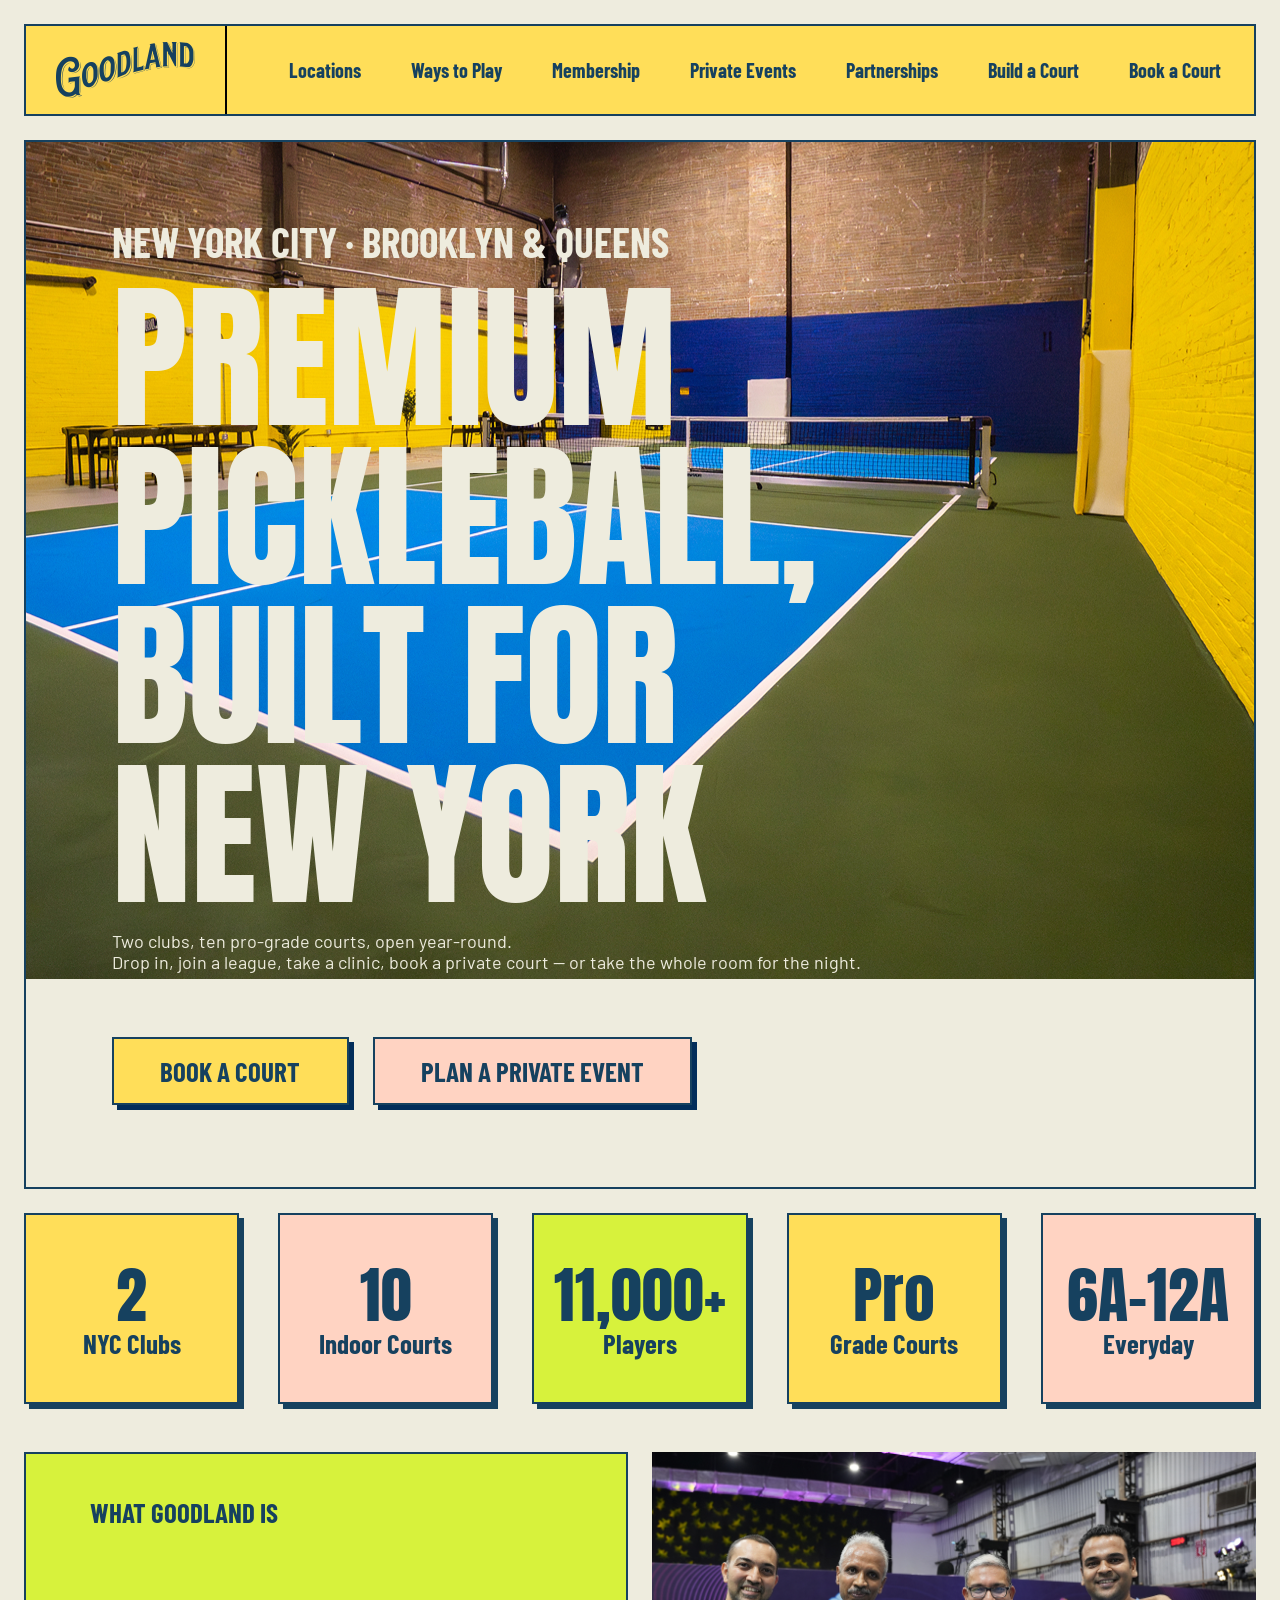
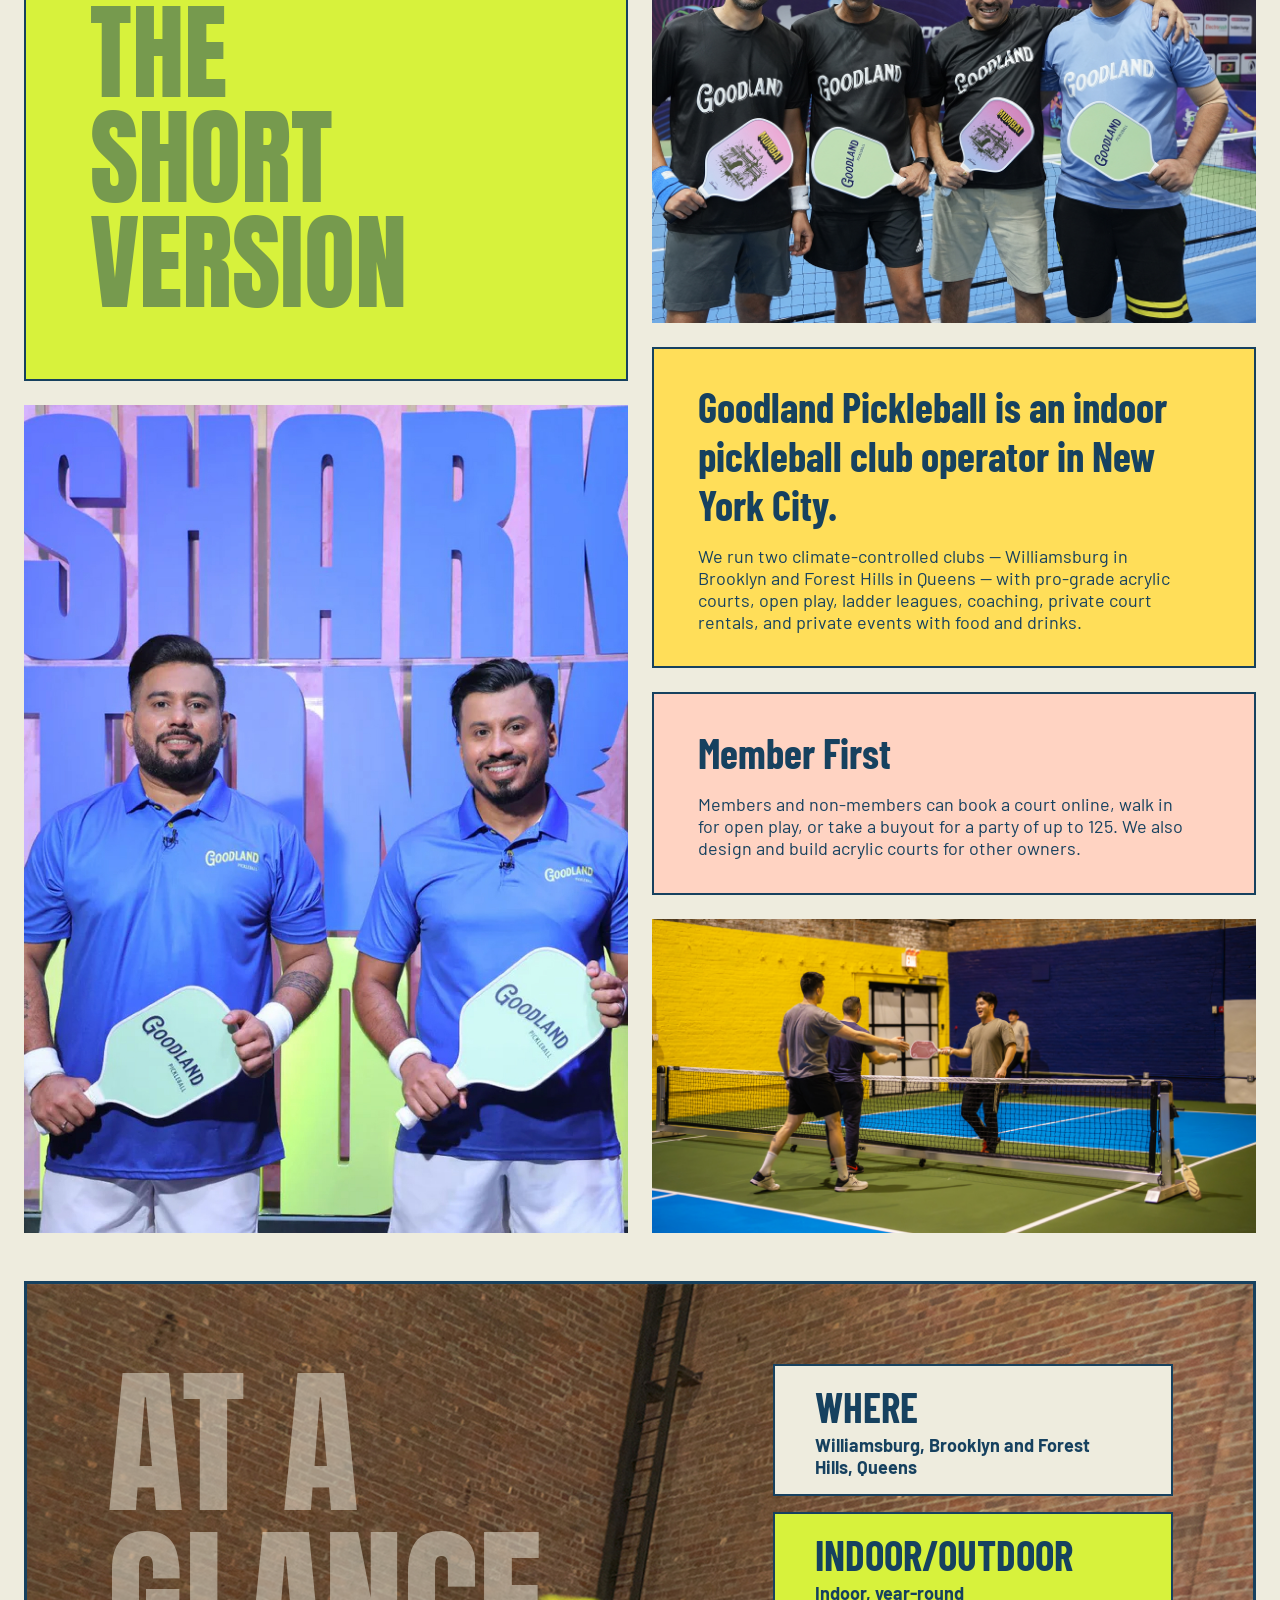
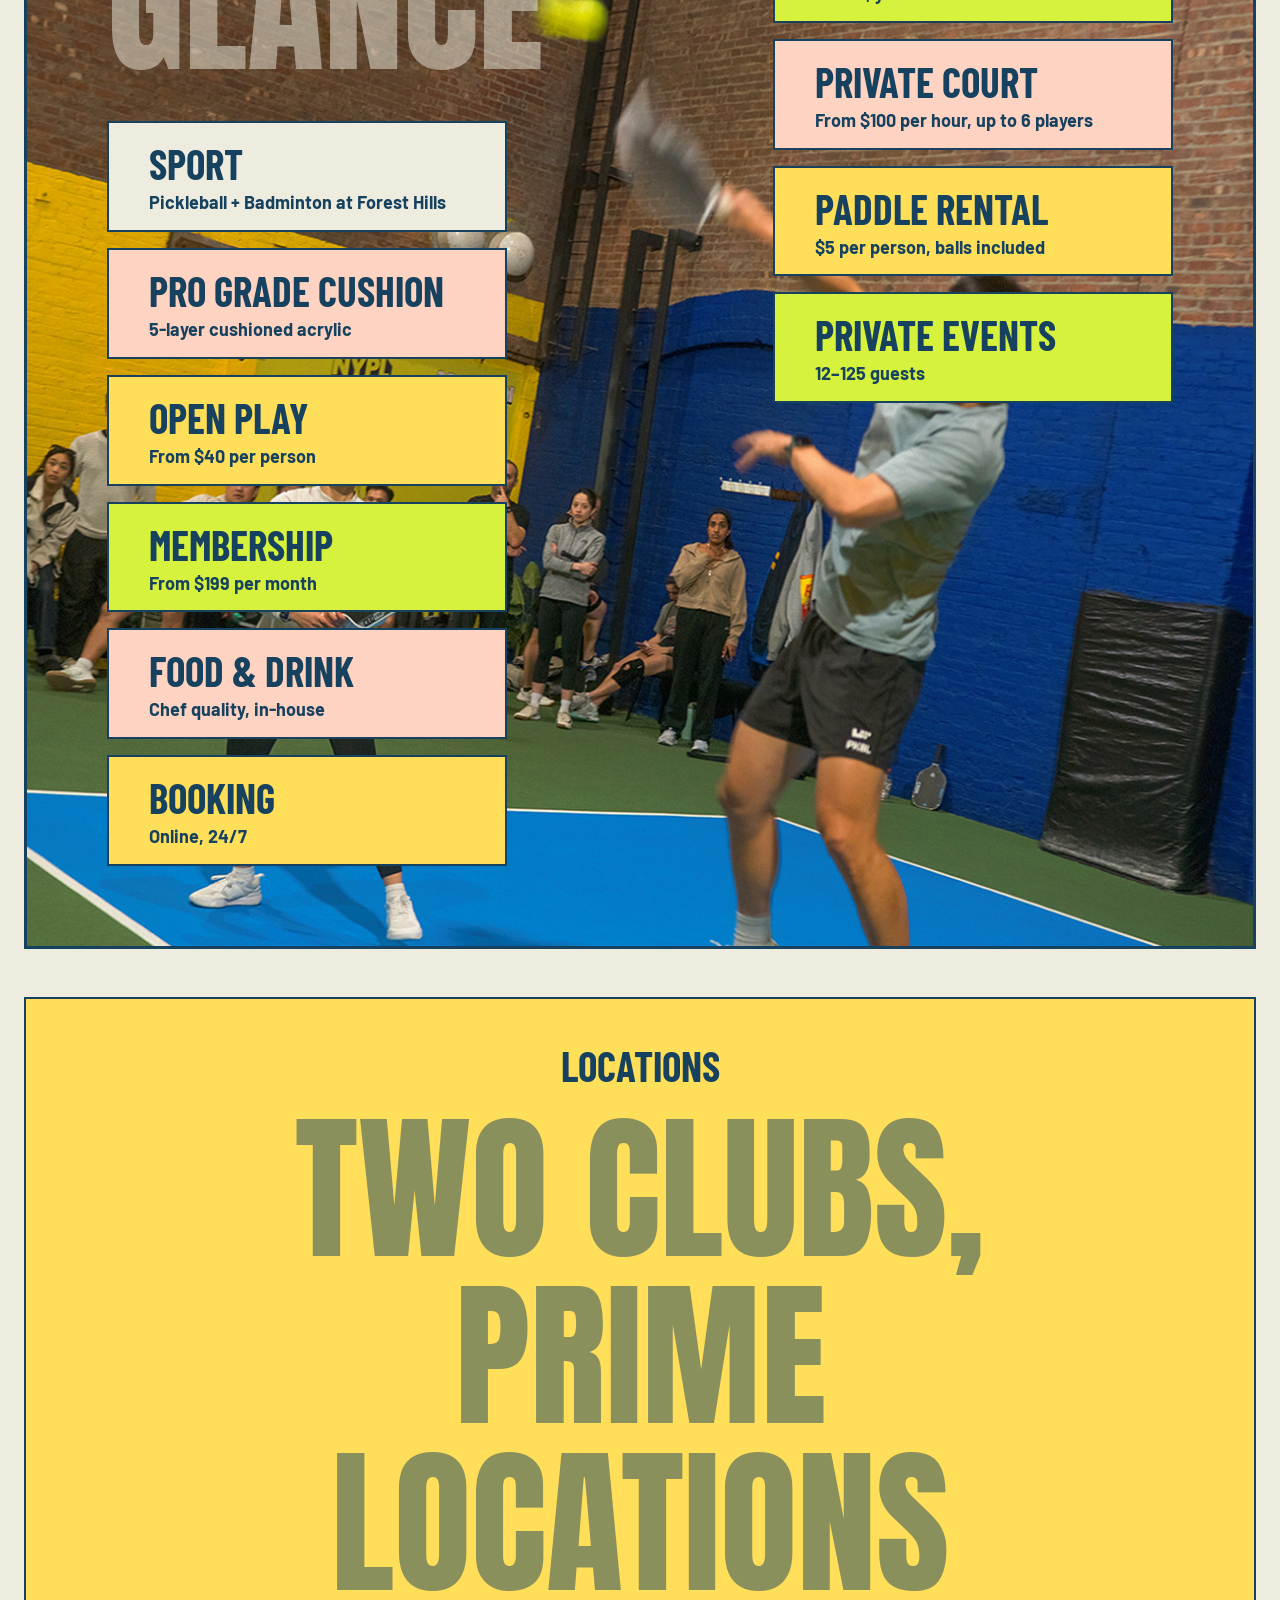
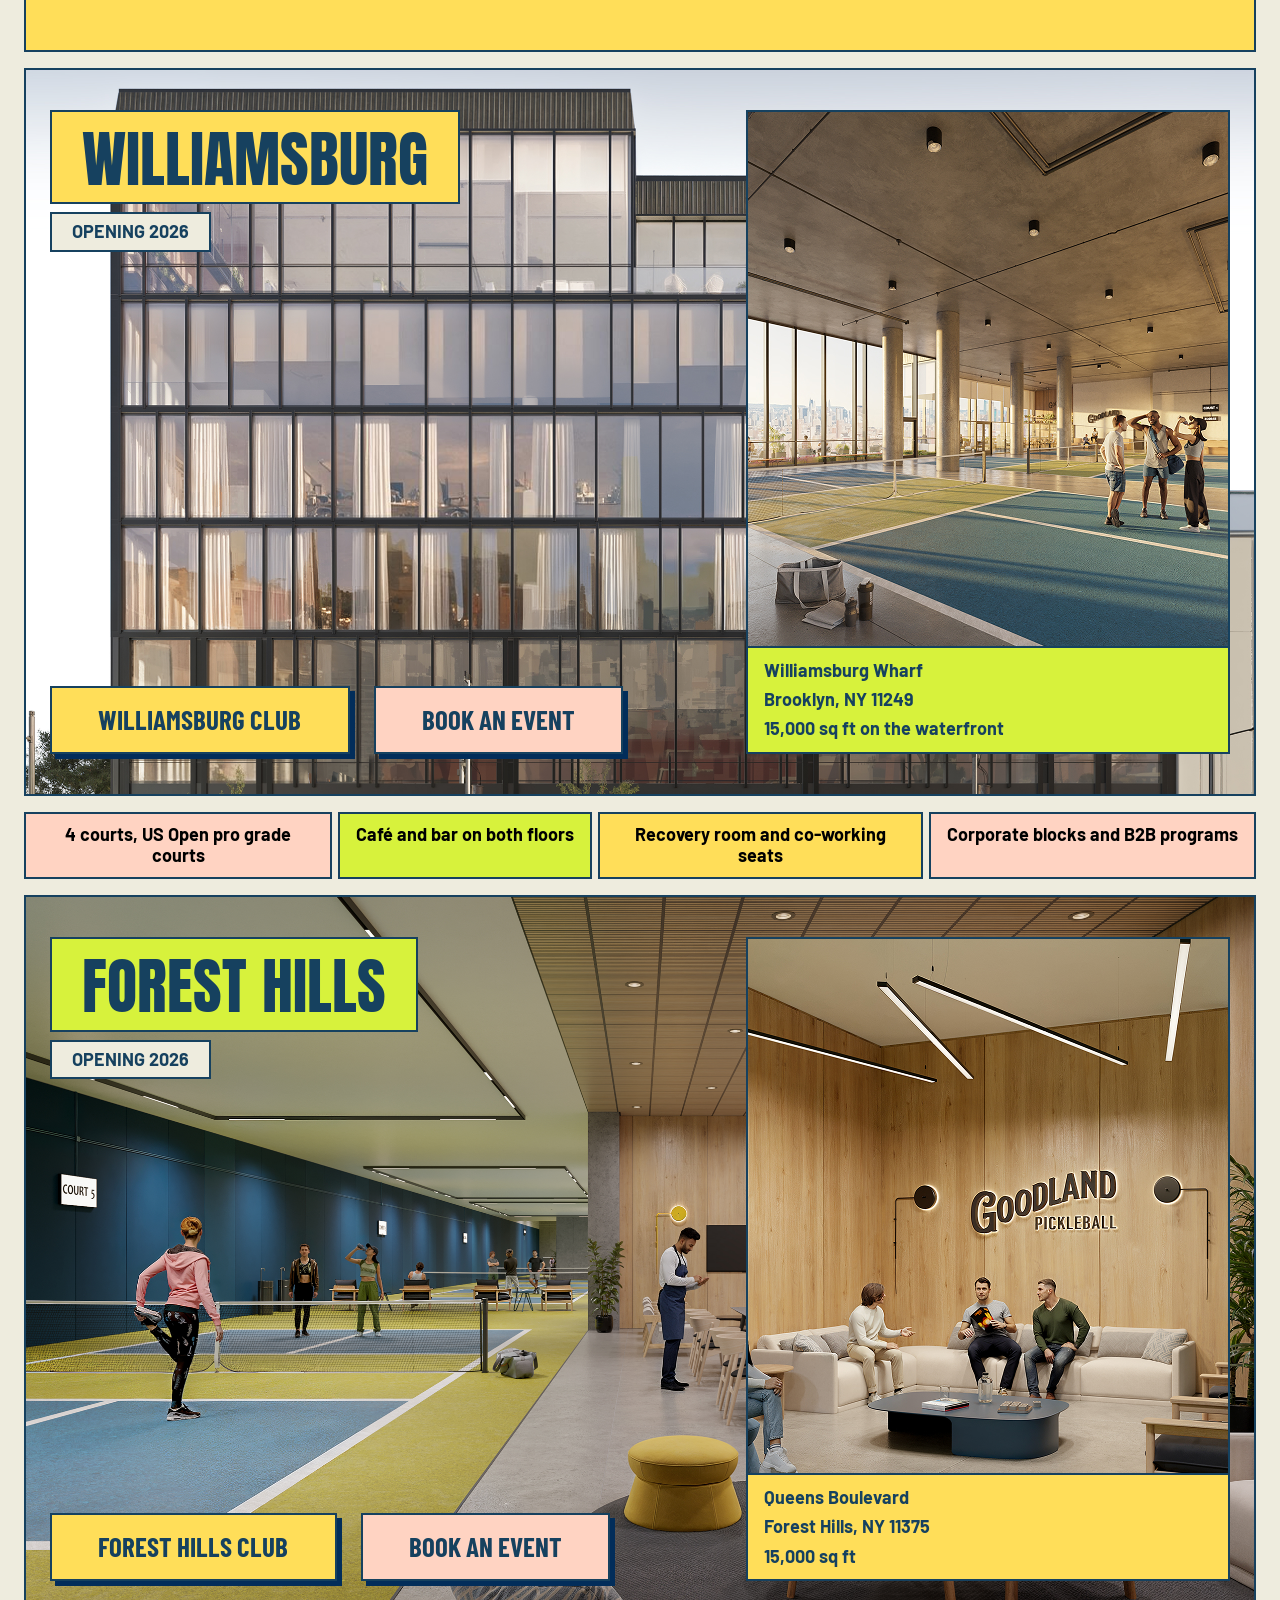
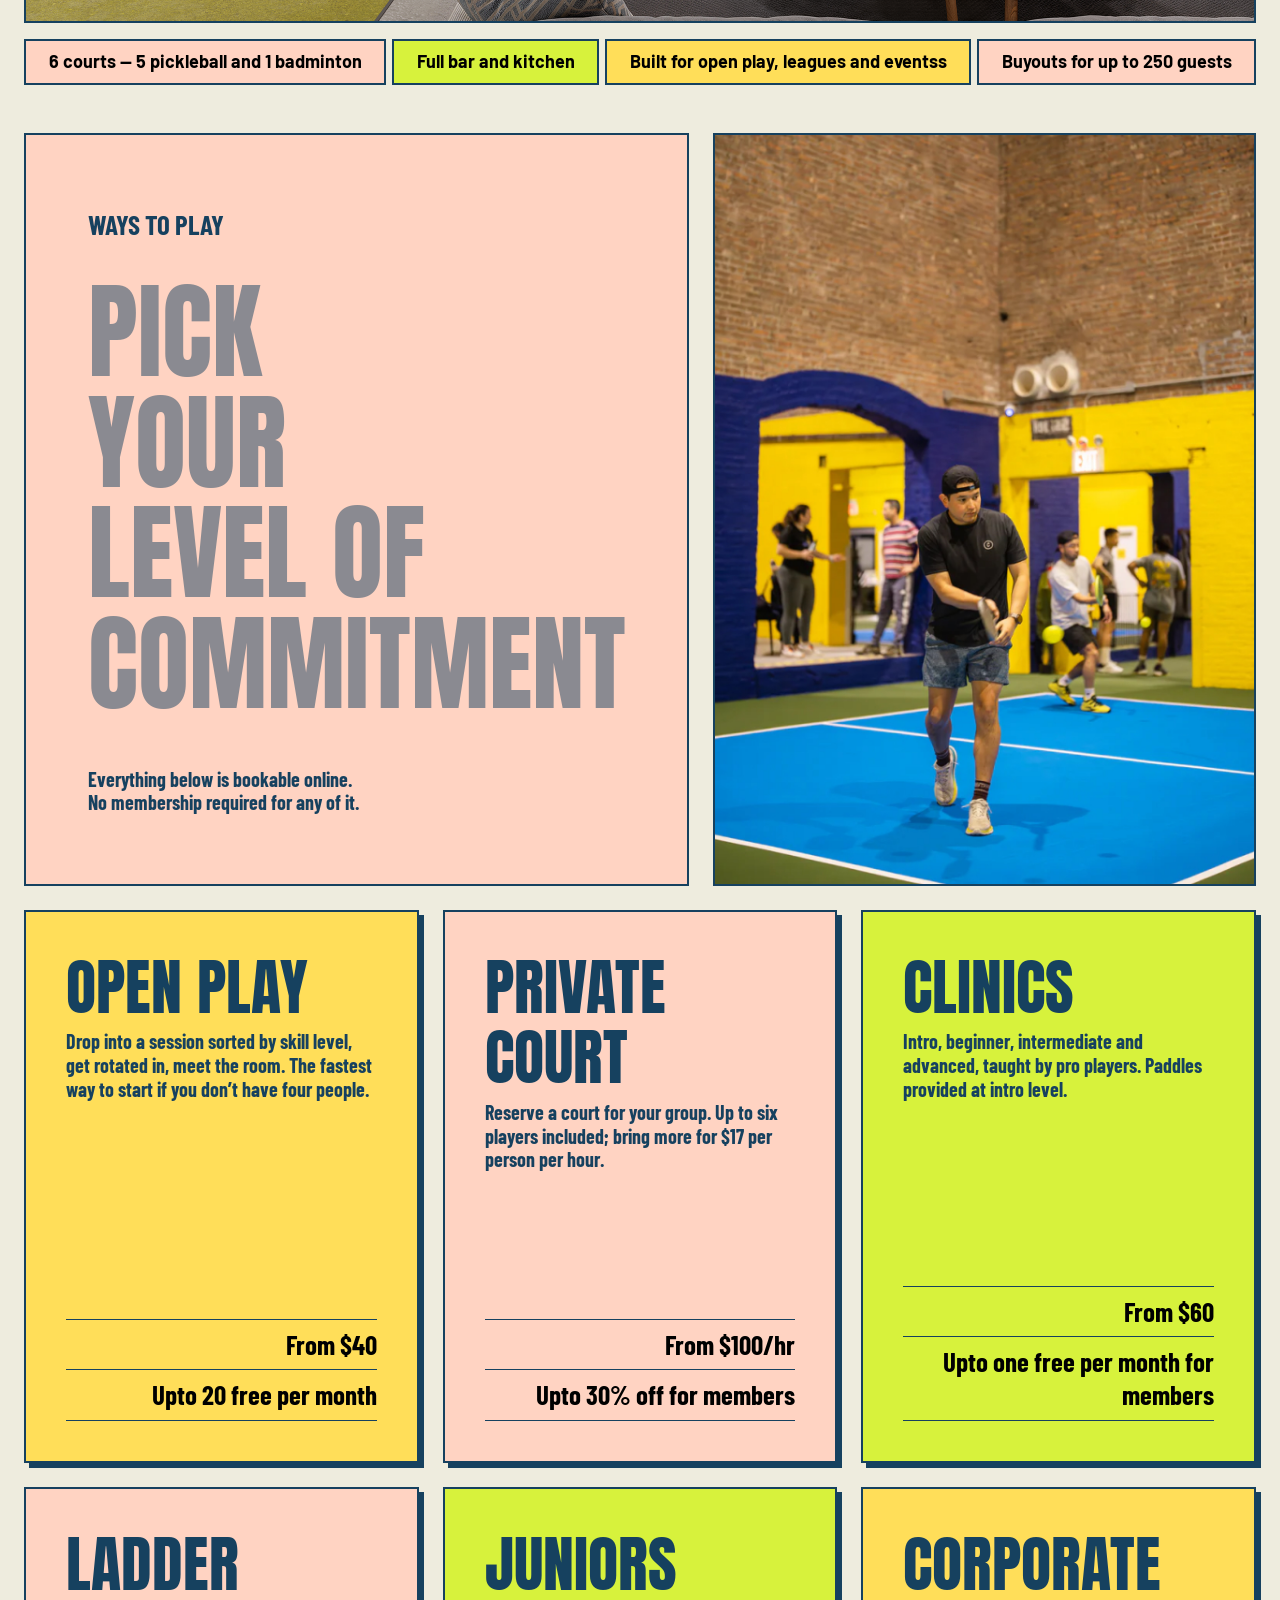
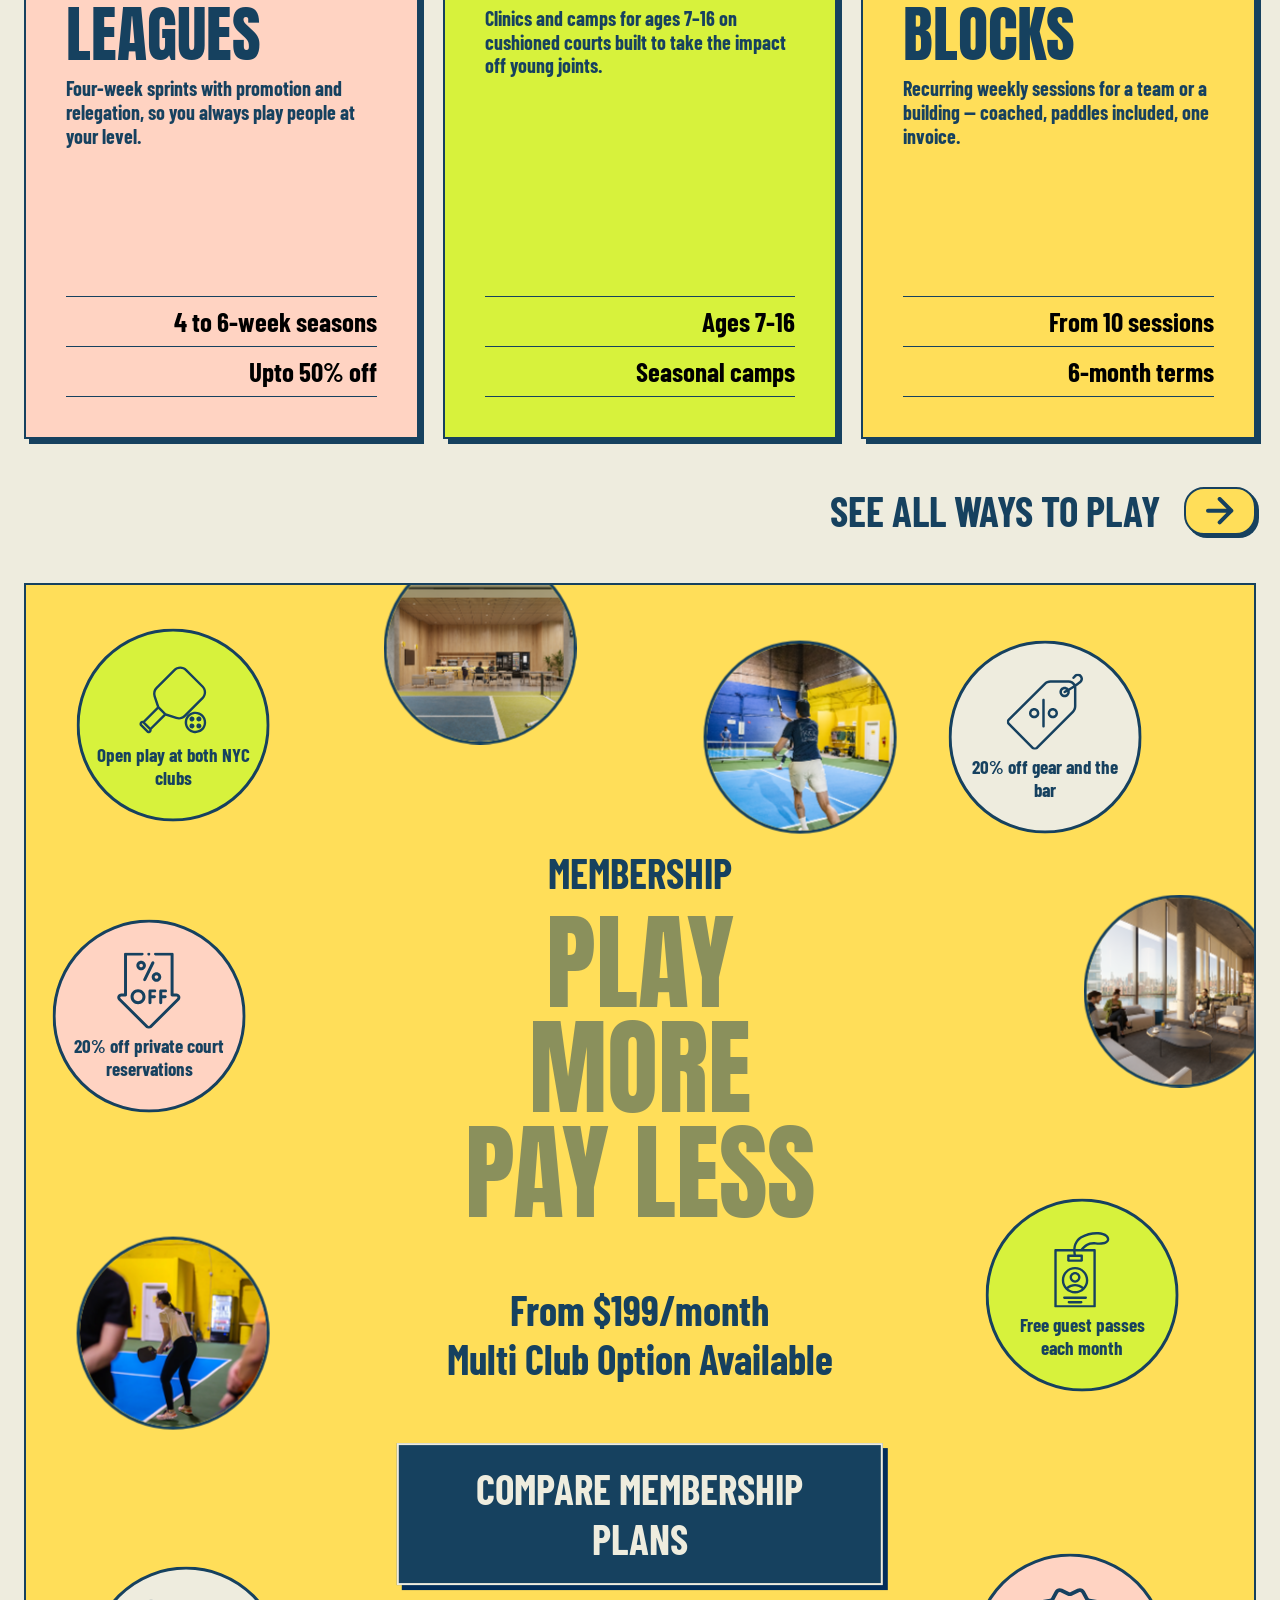
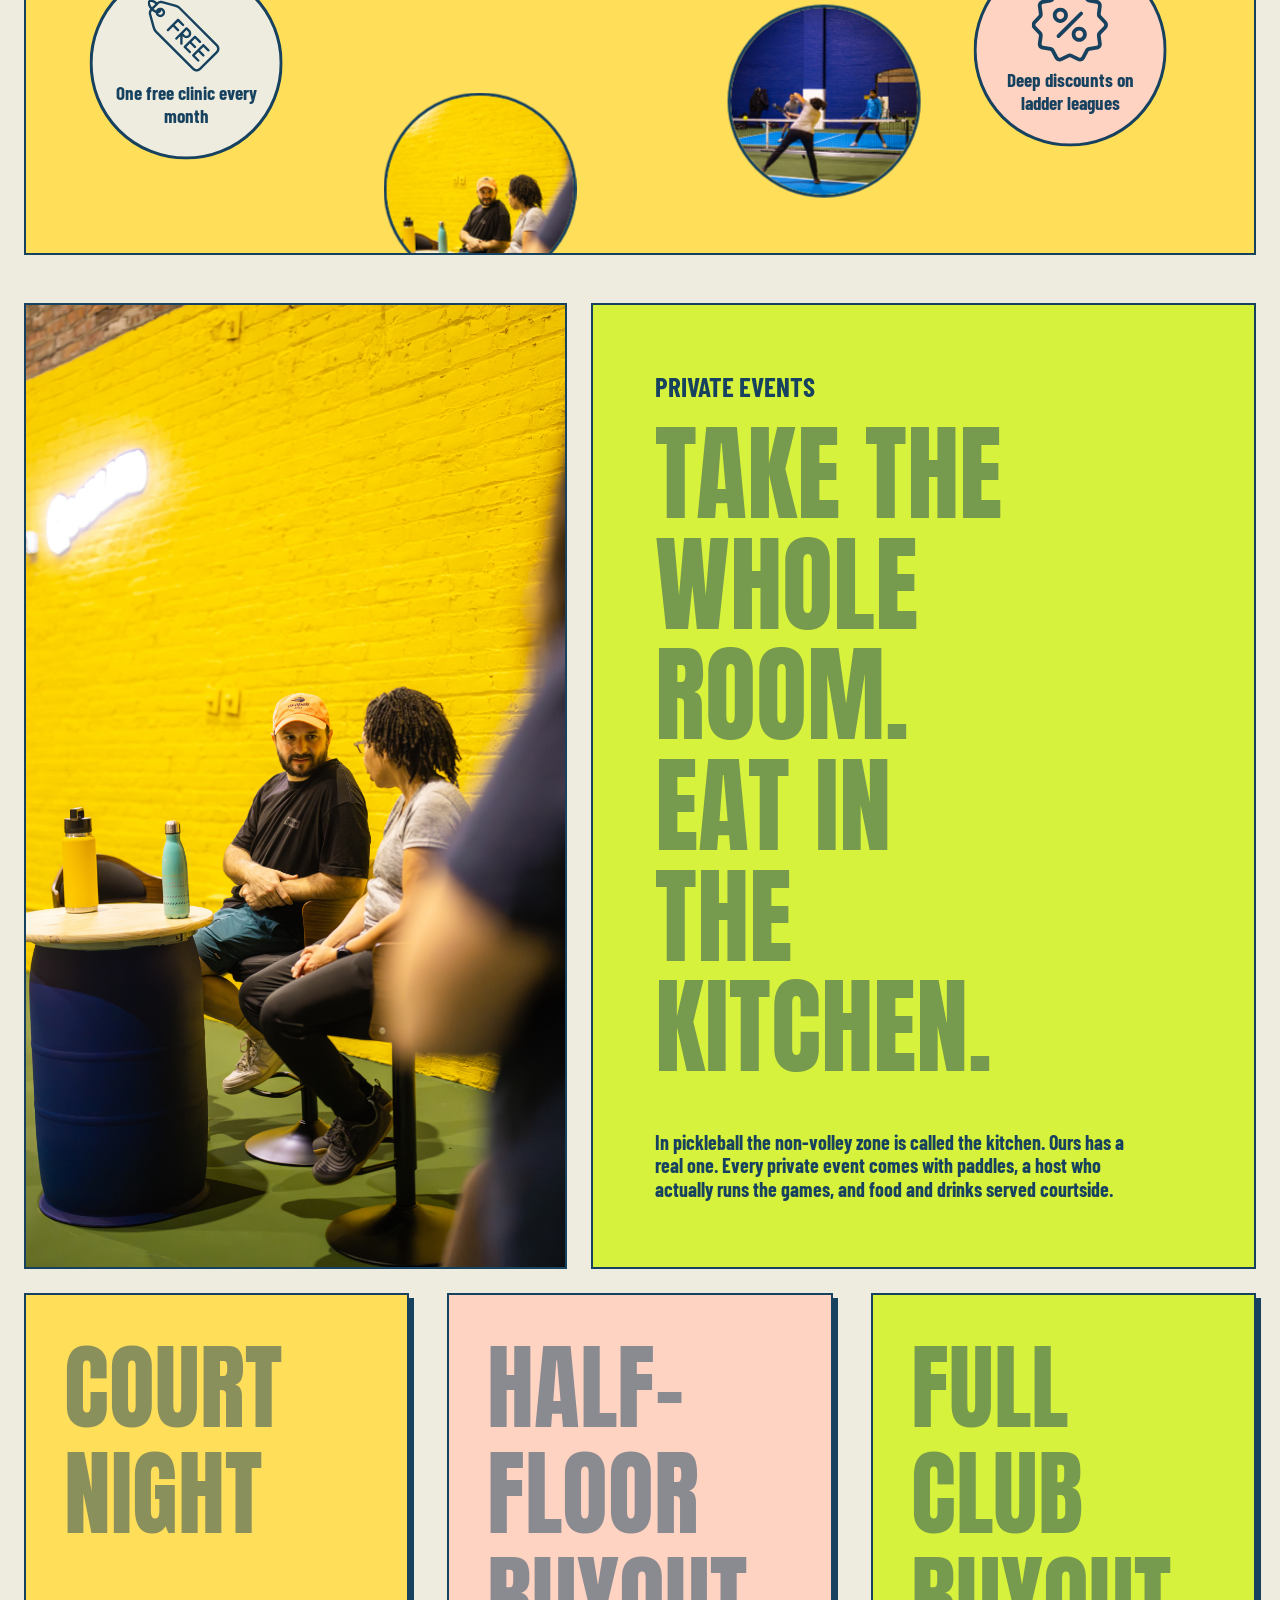
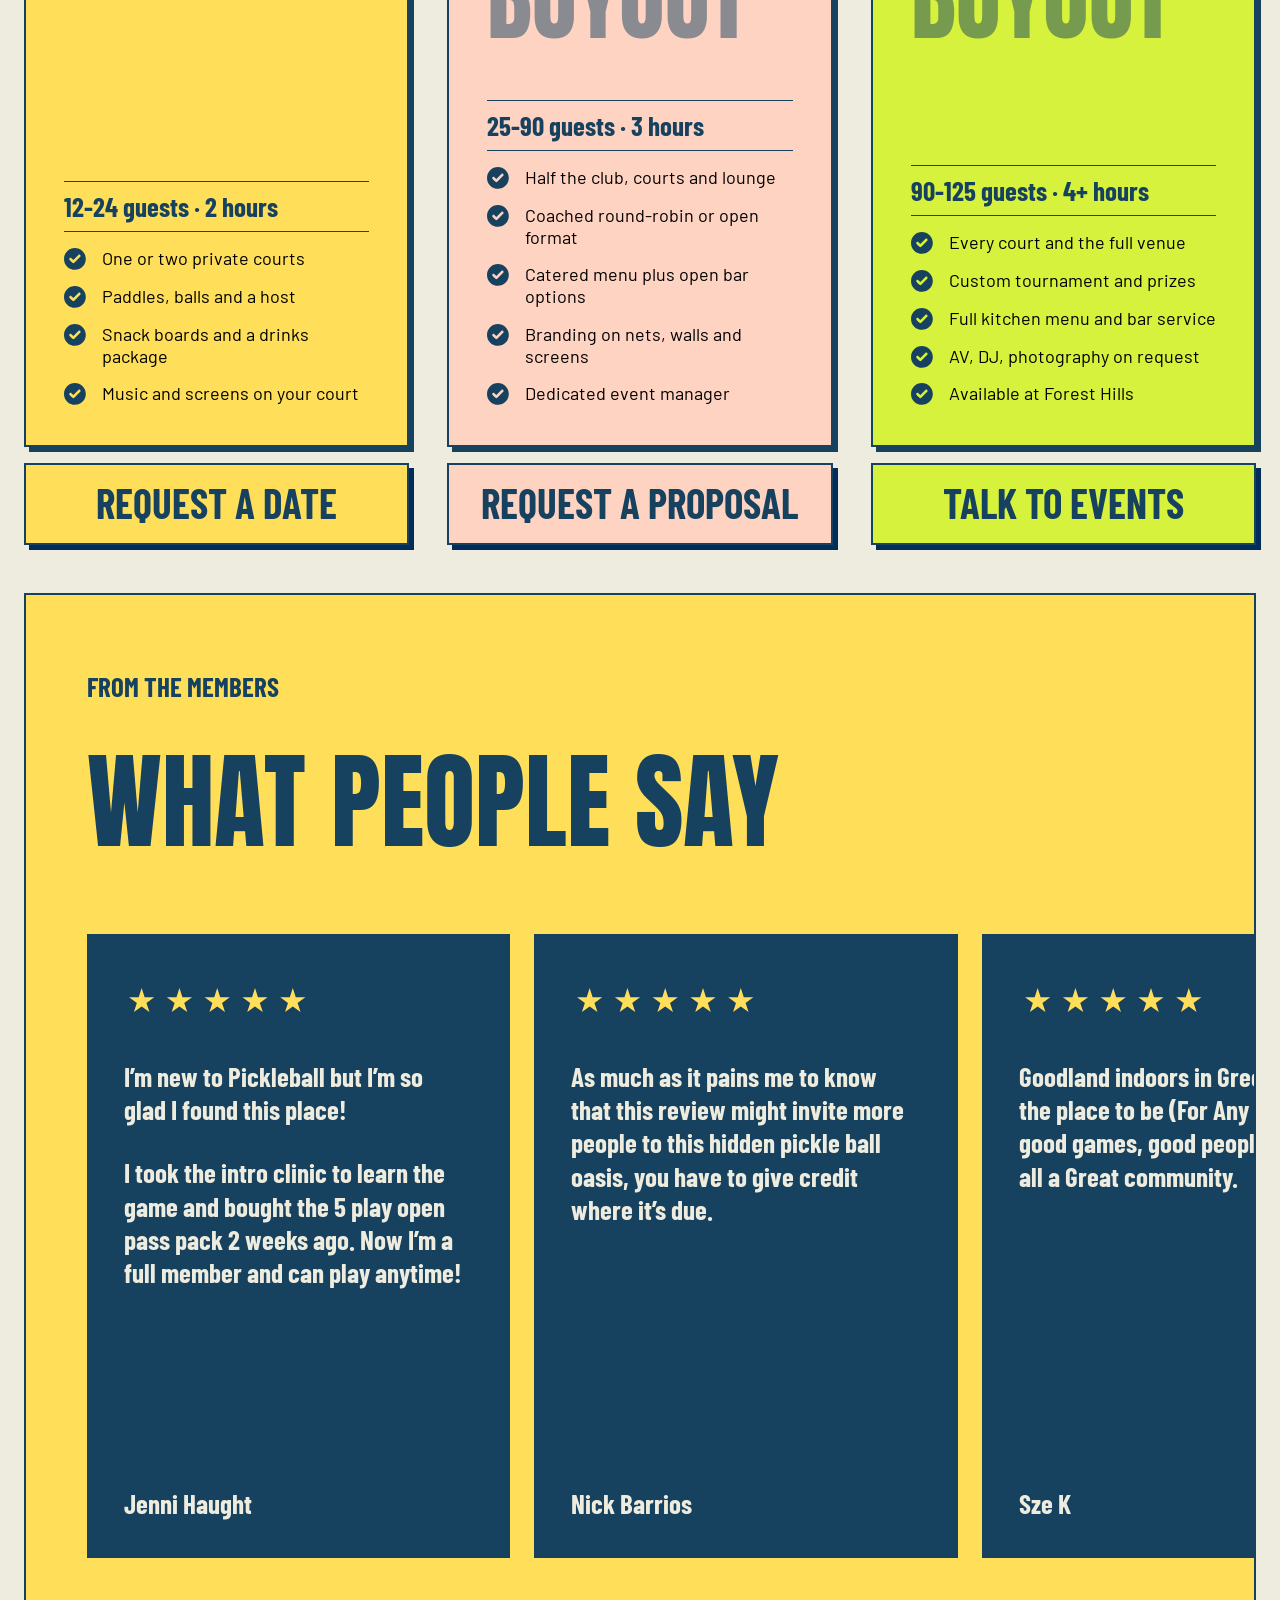
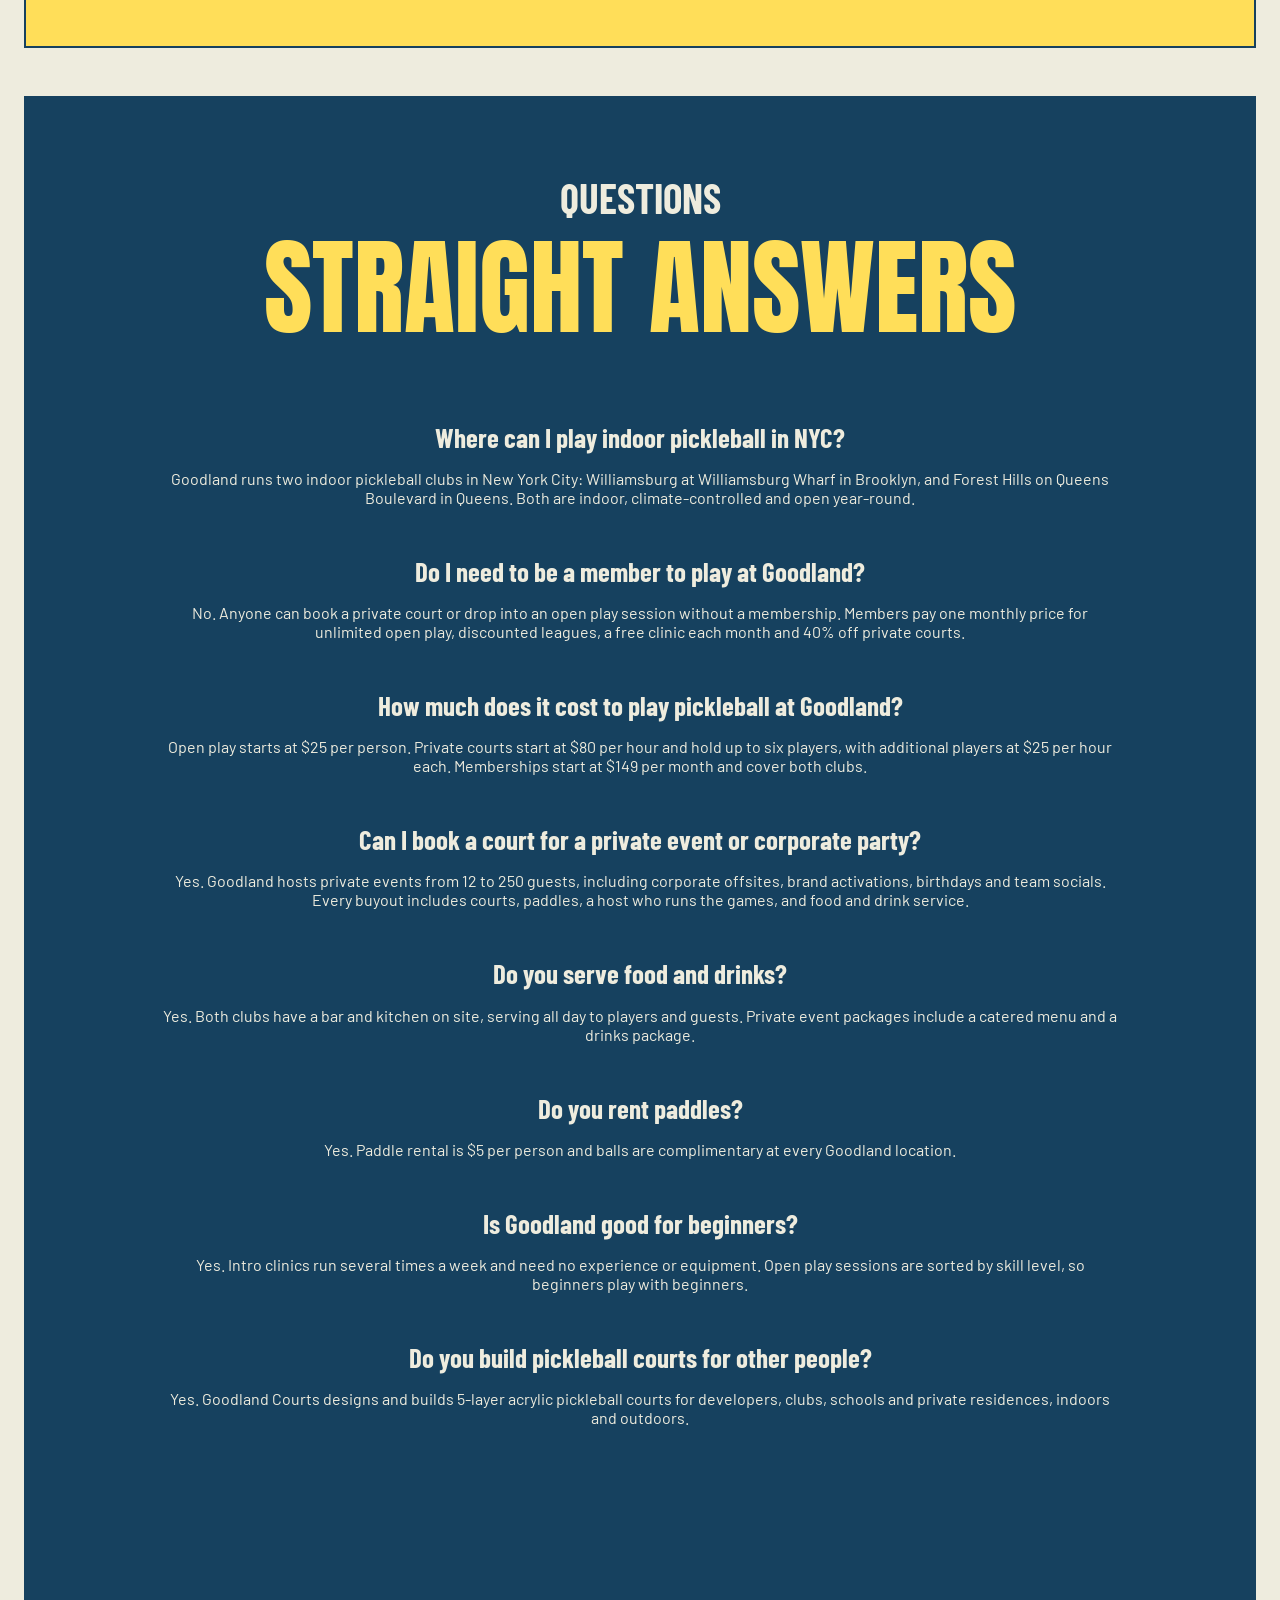
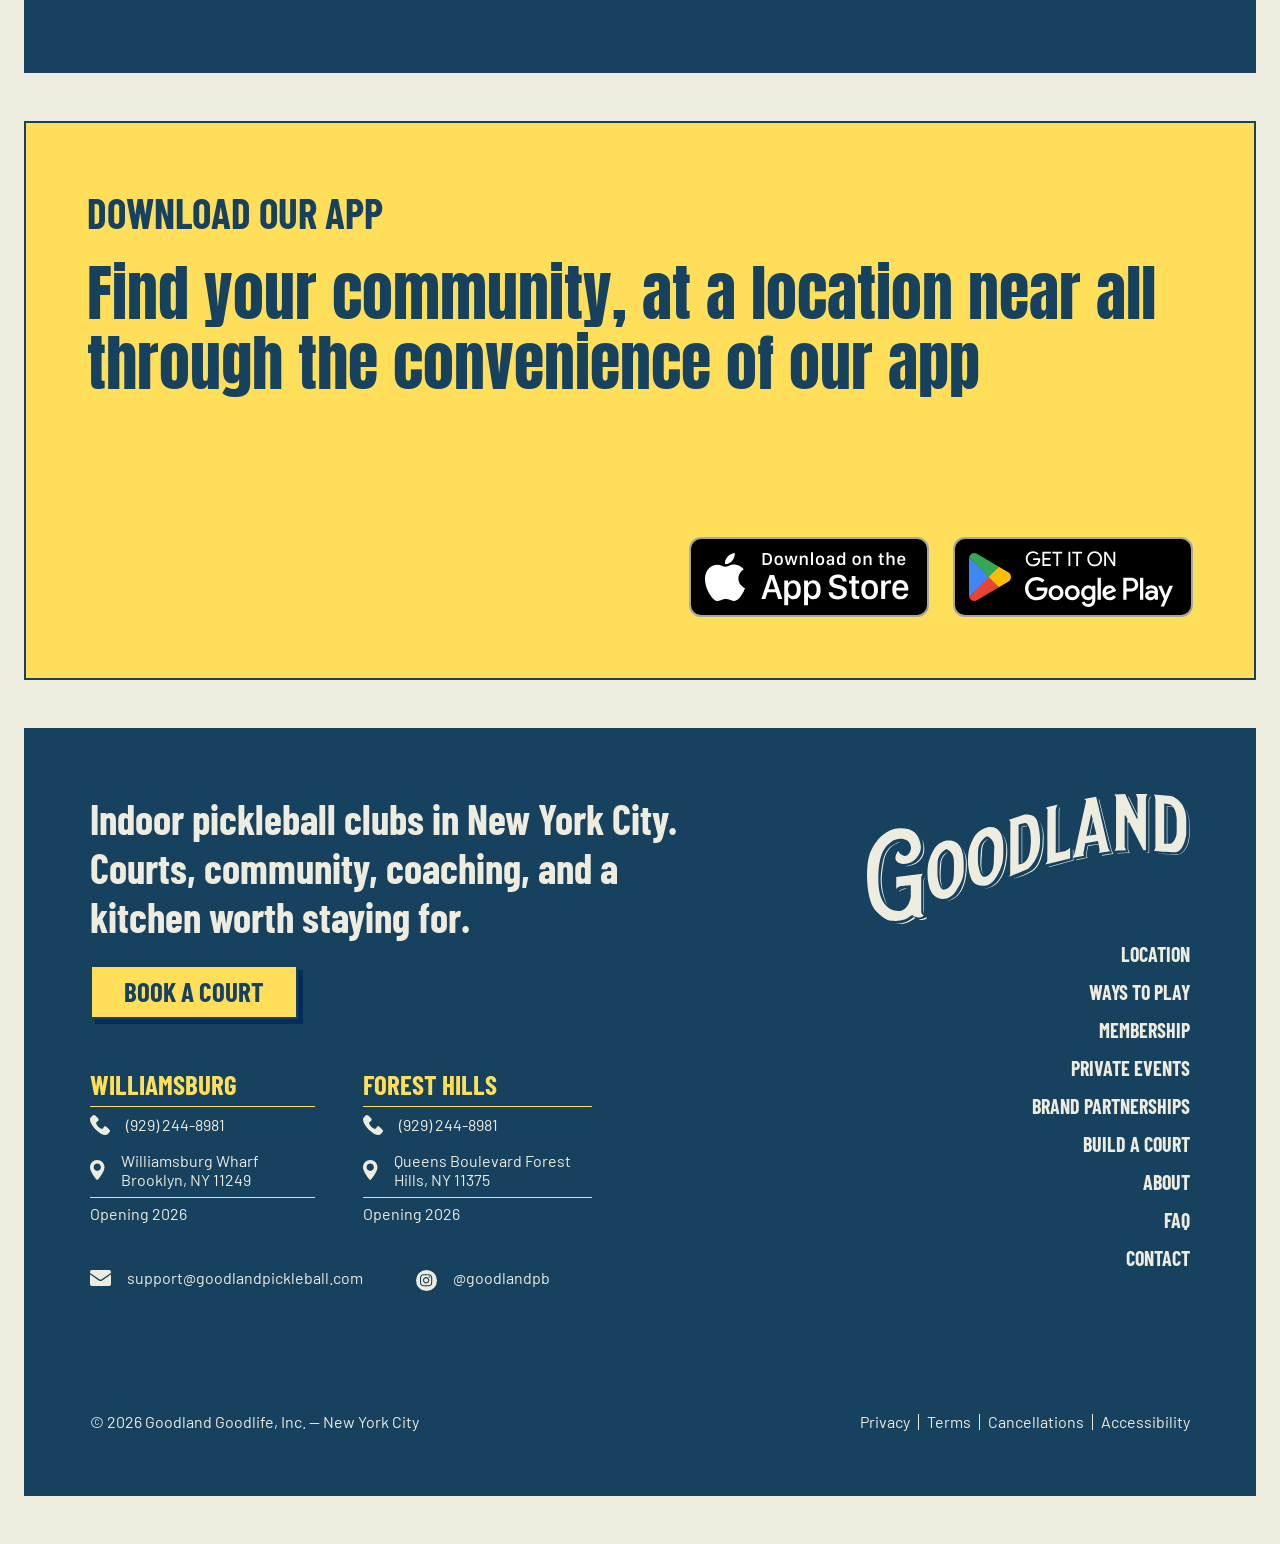
<file: index.html>
<!DOCTYPE html>
<html lang="en">

<head>
	<script>document.documentElement.classList.add('js');</script>
	<meta charset="UTF-8">
	<meta name="viewport" content="width=device-width, initial-scale=1.0">
	<title>Goodland | Home</title>
	<!-- css link start -->
	<link rel="stylesheet" href="./assets/css/swiper-bundle.min.css">
	<link rel="stylesheet" href="./assets/css/card.css">
	<link rel="stylesheet" href="./assets/css/footer.css">
	<link rel="stylesheet" href="./assets/css/app-section.css">
	<link rel="stylesheet" href="./assets/css/faq-section.css">
	<link rel="stylesheet" href="./assets/css/testimonial-section.css">
	<link rel="stylesheet" href="./assets/css/events-section.css">
	<link rel="stylesheet" href="./assets/css/membership-section.css">
	<link rel="stylesheet" href="./assets/css/ways-section.css">
	<link rel="stylesheet" href="./assets/css/location-section.css">
	<link rel="stylesheet" href="./assets/css/service-section.css">
	<link rel="stylesheet" href="./assets/css/about-section.css">
	<link rel="stylesheet" href="./assets/css/counter-section.css">
	<link rel="stylesheet" href="./assets/css/hero-section.css">
	<link rel="stylesheet" href="./assets/css/header.css">
	<link rel="stylesheet" href="./assets/css/main.css">
	<!-- css link end -->
</head>

<body>
	<!-- header start -->
	<header class="header">
		<div class="container">
			<nav class="navbar">
				<div class="navbar-left">
					<a href="index.html" class="navbar-logo">
						<img src="./assets/images/logo-blue.png" alt="logo-blue.png">
					</a>
					<button class="navbar-menu-btn mobile-menu-open">
						<svg width="25" height="15" viewBox="0 0 25 15" fill="none" xmlns="http://www.w3.org/2000/svg">
							<path d="M0.5 13.8333H24.5M0.5 7.16667H24.5M0.5 0.5H24.5" stroke="#16415F" stroke-linecap="round"
								stroke-linejoin="round" />
						</svg>
					</button>
				</div>
				<div class="navbar-right">
					<button class="mobile-menu-window-cls-btn"></button>
					<ul class="nav-links">
						<li>
							<a href="#!">Locations</a>
						</li>
						<li>
							<a href="#!">Ways to Play</a>
						</li>
						<li>
							<a href="#!">Membership</a>
						</li>
						<li>
							<a href="#!">Private Events</a>
						</li>
						<li>
							<a href="#!">Partnerships</a>
						</li>
						<li>
							<a href="#!">Build a Court</a>
						</li>
						<li>
							<a href="#!">Book a Court</a>
						</li>
					</ul>
				</div>
			</nav>
		</div>
	</header>
	<!-- header end -->
	<main>
		<!-- hero-section start -->
		<section class="hero-section">
			<div class="hero-wrapper">
				<div class="hero-content reveal-group">
					<p class="subtitle h_4">NEW YORK CITY · BROOKLYN & QUEENS</p>
					<h1 class="title h_1 char-reveal">Premium Pickleball, Built for New York</h1>
					<p class="text _p">Two clubs, ten pro-grade courts, open year-round.<br>
						Drop in, join a league, take a clinic, book a private court — or take the whole room for the night.</p>
					<div class="hero-btns">
						<a href="#!" class="btn btn-primary">BOOK A COURT</a>
						<a href="#!" class="btn btn-secondary">PLAN A PRIVATE EVENT</a>
					</div>
				</div>
			</div>
		</section>
		<!-- hero-section end -->

		<!-- counter-section start -->
		<section class="counter-section">
			<div class="container">
				<div class="counter-wrap reveal-group">
					<div class="counter-card" style="background: var(--item-bg2);">
						<h2 class="h_3 counter-number">2</h2>
						<h5 class="h_5 counter-title">NYC Clubs</h5>
					</div>
					<div class="counter-card" style="background: var(--item-bg);">
						<h2 class="h_3 counter-number">10</h2>
						<h5 class="h_5 counter-title">Indoor Courts</h5>
					</div>
					<div class="counter-card" style="background: var(--item-bg3);">
						<h2 class="h_3 counter-number">11,000+</h2>
						<h5 class="h_5 counter-title">Players</h5>
					</div>
					<div class="counter-card" style="background: var(--item-bg2);">
						<h2 class="h_3 counter-number">Pro</h2>
						<h5 class="h_5 counter-title">Grade Courts</h5>
					</div>
					<div class="counter-card" style="background: var(--item-bg);">
						<h2 class="h_3 counter-number">6A-12A</h2>
						<h5 class="h_5 counter-title">Everyday</h5>
					</div>
				</div>
			</div>
		</section>
		<!-- counter-section end -->

		<!-- about-section start -->
		<section class="about-section">
			<div class="container">
				<div class="about-wrap reveal-group">
					<div class="about-col about-col-left">
						<div class="about-card about-card-label">
							<p class="label h_5">What Goodland Is</p>
							<h2 class="title h_2 text-reveal">The Short Version</h2>
						</div>
						<div class="about-photo desktop about-photo-shark">
							<img src="./assets/images/about-img1.jpg" alt="about-img1.jpg">
						</div>
					</div>
					<div class="about-col about-col-right">
						<div class="about-photo about-photo-team">
							<img src="./assets/images/about-img2.jpg" alt="about-img2.jpg">
						</div>
						<div class="about-card about-card-text">
							<h3 class="title h_4">Goodland Pickleball is an indoor pickleball club operator in New York City.</h3>
							<p class="text _p">We run two climate-controlled clubs — Williamsburg in Brooklyn and Forest Hills in
								Queens — with pro-grade acrylic courts, open play, ladder leagues, coaching, private court
								rentals, and private events with food and drinks.</p>
						</div>
						<div class="about-card about-card-highlight">
							<h3 class="title h_4">Member First</h3>
							<p class="text _p">Members and non-members can book a court online, walk in for open play, or take a
								buyout for a party of up to 125. We also design and build acrylic courts for other owners.</p>
						</div>
						<div class="about-photo mobile about-photo-shark">
							<img src="./assets/images/about-img1.jpg" alt="about-img1.jpg">
						</div>
						<div class="about-photo about-photo-court">
							<img src="./assets/images/about-img3.jpg" alt="about-img3.jpg">
						</div>
					</div>
				</div>
			</div>
		</section>
		<!-- about-section end -->

		<!-- service-section start -->
		<section class="service-section">
			<div class="service-wrapper reveal-group">
				<div class="service-left">
					<h2 class="service-title h_1 text-reveal">At A Glance</h2>
					<div class="service-items">
						<div class="service-item" style="background: var(--off-white);">
							<h3 class="title h_4">Sport</h3>
							<p class="text _p">Pickleball + Badminton at Forest Hills</p>
						</div>
						<div class="service-item" style="background: var(--item-bg);">
							<h3 class="title h_4">Pro Grade Cushion</h3>
							<p class="text _p">5-layer cushioned acrylic</p>
						</div>
						<div class="service-item" style="background: var(--item-bg2);">
							<h3 class="title h_4">Open Play</h3>
							<p class="text _p">From $40 per person</p>
						</div>
						<div class="service-item" style="background: var(--item-bg3);">
							<h3 class="title h_4">Membership</h3>
							<p class="text _p">From $199 per month</p>
						</div>
						<div class="service-item" style="background: var(--item-bg);">
							<h3 class="title h_4">Food & Drink</h3>
							<p class="text _p">Chef quality, in-house</p>
						</div>
						<div class="service-item" style="background: var(--item-bg2);">
							<h3 class="title h_4">Booking</h3>
							<p class="text _p">Online, 24/7</p>
						</div>
					</div>
				</div>
				<div class="service-right">
					<div class="service-items">
						<div class="service-item" style="background: var(--off-white);">
							<h3 class="title h_4">WHERE</h3>
							<p class="text _p">Williamsburg, Brooklyn and Forest Hills, Queens</p>
						</div>
						<div class="service-item" style="background: var(--item-bg3);">
							<h3 class="title h_4">INDOOR/OUTDOOR</h3>
							<p class="text _p">Indoor, year-round</p>
						</div>
						<div class="service-item" style="background: var(--item-bg);">
							<h3 class="title h_4">PRIVATE COURT</h3>
							<p class="text _p">From $100 per hour, up to 6 players</p>
						</div>
						<div class="service-item" style="background: var(--item-bg2);">
							<h3 class="title h_4">PADDLE RENTAL</h3>
							<p class="text _p">$5 per person, balls included</p>
						</div>
						<div class="service-item" style="background: var(--item-bg3);">
							<h3 class="title h_4">PRIVATE EVENTS</h3>
							<p class="text _p">12–125 guests</p>
						</div>
					</div>
				</div>
			</div>
		</section>
		<!-- service-section end -->

		<!-- location-section start -->
		<section class="section location-section">
			<div class="location-wrap reveal-group">
				<div class="location-heading-box">
					<p class="subtitle h_4">LOCATIONS</p>
					<h2 class="title h_1 text-reveal">TWO CLUBS,</br>
						PRIME LOCATIONS </h2>
				</div>
				<div class="location-item location-item1">
					<div class="location-item-content">
						<img src="./assets/images/location-item-content-img1.jpg" alt="location-item-content-img1.jpg"
							class="location-item-content-img">
						<div class="content-top">
							<h2 class="badge-big h_3" style="background: var(--item-bg2);">WILLIAMSBURG</h2>
							<h3 class="badge-small h_6">OPENING 2026</h3>
						</div>
						<div class="content-btm">
							<a href="#!" class="btn btn-primary">WILLIAMSBURG CLUB</a>
							<a href="#!" class="btn btn-secondary">BOOK AN EVENT</a>
						</div>
					</div>
					<div class="location-item-card">
						<img src="./assets/images/location-card-img1.jpg" alt="location-card-img1.jpg" class="desktop-img">
						<img src="./assets/images/location-card-img1-mobile.jpg" alt="location-card-img1-mobile.jpg"
							class="mobile-img">
						<div class="content" style="background: var(--item-bg3);">
							<p class="text _p">Williamsburg Wharf<br>
								Brooklyn, NY 11249<br>
								15,000 sq ft on the waterfront</p>
						</div>
					</div>
					<div class="location-btn-wrap">
						<a href="#!" class="btn btn-primary">WILLIAMSBURG CLUB</a>
						<a href="#!" class="btn btn-secondary">BOOK AN EVENT</a>
					</div>
				</div>
				<ul class="location-info">
					<li class="_p" style="background: var(--item-bg);">4 courts, US Open pro grade courts</li>
					<li class="_p" style="background: var(--item-bg3);">Café and bar on both floors</li>
					<li class="_p" style="background: var(--item-bg2);">Recovery room and co-working seats</li>
					<li class="_p" style="background: var(--item-bg);">Corporate blocks and B2B programs</li>
				</ul>
				<div class="location-item location-item2">
					<div class="location-item-content">
						<img src="./assets/images/location-item-content-img2.jpg" alt="location-item-content-img2.jpg"
							class="location-item-content-img">
						<div class="content-top">
							<h2 class="badge-big h_3" style="background: var(--item-bg3);">FOREST HILLS</h2>
							<h3 class="badge-small h_6">OPENING 2026</h3>
						</div>
						<div class="content-btm">
							<a href="#!" class="btn btn-primary">FOREST HILLS CLUB</a>
							<a href="#!" class="btn btn-secondary">BOOK AN EVENT</a>
						</div>
					</div>
					<div class="location-item-card">
						<img src="./assets/images/location-card-img2.jpg" alt="location-card-img2.jpg" class="desktop-img">
						<img src="./assets/images/location-card-img2-mobile.jpg" alt="location-card-img2-mobile.jpg"
							class="mobile-img">
						<div class="content" style="background: var(--item-bg2);">
							<p class="text _p">Queens Boulevard<br>
								Forest Hills, NY 11375<br>
								15,000 sq ft</p>
						</div>
					</div>
					<div class="location-btn-wrap">
						<a href="#!" class="btn btn-primary">FOREST HILLS CLUB</a>
						<a href="#!" class="btn btn-secondary">BOOK AN EVENT</a>
					</div>
				</div>
				<ul class="location-info">
					<li class="_p" style="background: var(--item-bg);">6 courts — 5 pickleball and 1 badminton</li>
					<li class="_p" style="background: var(--item-bg3);">Full bar and kitchen</li>
					<li class="_p" style="background: var(--item-bg2);">Built for open play, leagues and eventss</li>
					<li class="_p" style="background: var(--item-bg);">Buyouts for up to 250 guests</li>
				</ul>
			</div>
		</section>
		<!-- location-section end -->

		<!-- ways-section start -->
		<section class="ways-section">
			<div class="ways-wrapper">
				<div class="ways-top reveal-group">
					<div class="ways-intro" style="background: var(--item-bg);">
						<div class="ways-intro-top">
							<p class="subtitle h_5">Ways To Play</p>
						</div>
						<div class="ways-intro-btm">
							<h2 class="title h_2 text-reveal">Pick Your Level of Commitment</h2>
							<p class="text _p">Everything below is bookable online. No membership required for any of it.</p>
						</div>
					</div>
					<div class="ways-media">
						<img src="./assets/images/way-header-img1.jpg" alt="way-header-img1.jpg">
					</div>
				</div>
				<div class="ways-grid reveal-group">
					<div class="ways-card" style="background: var(--item-bg2);">
						<div class="ways-card-header">
							<h3 class="title h_3">Open Play</h3>
							<p class="text _p">Drop into a session sorted by skill level, get rotated in, meet the room. The fastest
								way
								to start if you don’t have four people.</p>
						</div>
						<div class="ways-card-footer">
							<ul class="ways-list">
								<li class="h_5">From $40</li>
								<li class="h_5">Upto 20 free per month</li>
							</ul>
						</div>
					</div>
					<div class="ways-card" style="background: var(--item-bg);">
						<div class="ways-card-header">
							<h3 class="title h_3">PRIVATE COURT</h3>
							<p class="text _p">Reserve a court for your group. Up to six players included; bring more for $17 per
								person per hour.</p>
						</div>
						<div class="ways-card-footer">
							<ul class="ways-list">
								<li class="h_5">From $100/hr</li>
								<li class="h_5">Upto 30% off for members</li>
							</ul>
						</div>
					</div>
					<div class="ways-card" style="background: var(--item-bg3);">
						<div class="ways-card-header">
							<h3 class="title h_3">CLINICS</h3>
							<p class="text _p">Intro, beginner, intermediate and advanced, taught by pro players. Paddles provided at
								intro level.</p>
						</div>
						<div class="ways-card-footer">
							<ul class="ways-list">
								<li class="h_5">From $60</li>
								<li class="h_5">Upto one free per month for members</li>
							</ul>
						</div>
					</div>
					<div class="ways-card" style="background: var(--item-bg);">
						<div class="ways-card-header">
							<h3 class="title h_3">LADDER LEAGUES</h3>
							<p class="text _p">Four-week sprints with promotion and relegation, so you always play people at your
								level.</p>
						</div>
						<div class="ways-card-footer">
							<ul class="ways-list">
								<li class="h_5">4 to 6-week seasons</li>
								<li class="h_5">Upto 50% off</li>
							</ul>
						</div>
					</div>
					<div class="ways-card" style="background: var(--item-bg3);">
						<div class="ways-card-header">
							<h3 class="title h_3">JUNIORS</h3>
							<p class="text _p">Clinics and camps for ages 7–16 on cushioned courts built to take the impact off young
								joints.</p>
						</div>
						<div class="ways-card-footer">
							<ul class="ways-list">
								<li class="h_5">Ages 7-16</li>
								<li class="h_5">Seasonal camps</li>
							</ul>
						</div>
					</div>
					<div class="ways-card" style="background: var(--item-bg2);">
						<div class="ways-card-header">
							<h3 class="title h_3">CORPORATE BLOCKS</h3>
							<p class="text _p">Recurring weekly sessions for a team or a building — coached, paddles included, one
								invoice.</p>
						</div>
						<div class="ways-card-footer">
							<ul class="ways-list">
								<li class="h_5">From 10 sessions</li>
								<li class="h_5">6-month terms</li>
							</ul>
						</div>
					</div>
				</div>
				<a href="#!" class="ways-link h_4">
					See All Ways To Play
					<span class="icon">
						<svg width="28" height="28" viewBox="0 0 28 28" fill="none" xmlns="http://www.w3.org/2000/svg">
							<path d="M2 13.6667H25.3333M13.6667 25.3333L25.3333 13.6667L13.6667 2" stroke="#16415F" stroke-width="4"
								stroke-linecap="round" stroke-linejoin="round" />
						</svg>
					</span>
				</a>
			</div>
		</section>
		<!-- ways-section end -->

		<!-- membership-section start -->
		<section class="membership-section">
			<div class="membership-wrap">
				<div class="membership-center">
					<p class="subtitle h_4">Membership</p>
					<h2 class="title h_2 text-reveal">Play More<br>Pay Less</h2>
					<div class="price">
						<p class="text h_4">From $199/month</p>
						<p class="text h_4">Multi Club Option Available</p>
					</div>
					<a href="#!" class="btn btn-primary">Compare Membership Plans</a>
				</div>
				<div class="membership-badge is-photo" style="left: 37%; top: 5%; width: 15.7%;">
					<div class="membership-parallax">
						<div class="membership-float">
							<img src="./assets/images/membership-img1.png" alt="membership-img1.png" loading="lazy">
						</div>
					</div>
				</div>
				<div class="membership-badge is-icon" style="left: 12%; top: 11%; width: 15.7%;">
					<div class="membership-parallax">
						<div class="membership-float" style="background: var(--item-bg3);">
							<svg width="80" height="80" viewBox="0 0 80 80" fill="none" xmlns="http://www.w3.org/2000/svg">
								<path
									d="M72.0002 39.1457C73.8532 37.2873 74.8938 34.7701 74.8938 32.1457C74.8938 29.5213 73.8532 27.0041 72.0002 25.1457L54.8127 7.9557C52.9548 6.10175 50.4374 5.06055 47.8127 5.06055C45.1881 5.06055 42.6706 6.10175 40.8127 7.9557L22.2065 26.562C20.9011 27.8586 19.9852 29.4951 19.5628 31.2858C19.1403 33.0766 19.2282 34.9499 19.8165 36.6932L23.3977 47.4432L8.75022 62.0857C8.24867 62.0115 7.73668 62.0568 7.25597 62.218C6.77526 62.3792 6.33943 62.6517 5.98397 63.0132C5.39324 63.6058 5.06152 64.4084 5.06152 65.2451C5.06152 66.0818 5.39324 66.8844 5.98397 67.4769L12.484 73.977C12.7767 74.2711 13.1248 74.5044 13.5082 74.6631C13.8916 74.8219 14.3027 74.9031 14.7177 74.9019C15.1465 74.9001 15.5706 74.8119 15.9645 74.6424C16.3584 74.473 16.714 74.2258 17.0102 73.9157C17.305 73.6239 17.5387 73.2763 17.6977 72.8932C17.8567 72.5101 17.9379 72.0992 17.9365 71.6844C17.9327 71.5214 17.9168 71.3589 17.889 71.1982L32.5202 56.562L43.2702 60.1432C44.2873 60.4835 45.3527 60.6574 46.4252 60.6582C47.7214 60.6561 49.0044 60.3982 50.2007 59.8993C51.3969 59.4004 52.483 58.6702 53.3965 57.7507L72.0002 39.1457ZM15.1777 72.2082C15.0526 72.3276 14.8863 72.3943 14.7133 72.3943C14.5404 72.3943 14.3741 72.3276 14.249 72.2082L7.74897 65.7082C7.68564 65.6403 7.63684 65.5602 7.60554 65.4727C7.57425 65.3853 7.56113 65.2924 7.56698 65.1997C7.57283 65.1071 7.59753 65.0166 7.63957 64.9338C7.68161 64.851 7.7401 64.7776 7.81147 64.7182C7.87204 64.6569 7.94416 64.6083 8.02366 64.5751C8.10315 64.5419 8.18845 64.5248 8.2746 64.5248C8.36075 64.5248 8.44604 64.5419 8.52554 64.5751C8.60503 64.6083 8.67715 64.6569 8.73772 64.7182L15.2377 71.2182C15.299 71.2786 15.3476 71.3506 15.3807 71.43C15.4138 71.5094 15.4306 71.5947 15.4302 71.6807C15.4271 71.7814 15.4031 71.8803 15.3596 71.9711C15.3161 72.0619 15.2542 72.1427 15.1777 72.2082ZM16.5527 68.9944L10.9652 63.4069L24.8277 49.5432L30.4165 55.132L16.5527 68.9944ZM44.0527 57.7719L32.854 54.0394L25.919 47.1007L22.1865 35.902C21.7477 34.5987 21.6825 33.1987 21.9984 31.8603C22.3143 30.522 22.9987 29.2989 23.974 28.3294L42.5802 9.7232C43.9688 8.33701 45.8507 7.55846 47.8127 7.55846C49.7748 7.55846 51.6567 8.33701 53.0452 9.7232L70.2352 26.9132C71.6208 28.3021 72.3989 30.1838 72.3989 32.1457C72.3989 34.1075 71.6208 35.9893 70.2352 37.3782L51.6252 55.9844C50.6554 56.9579 49.4329 57.6411 48.0956 57.9569C46.7583 58.2728 45.3593 58.2087 44.0565 57.7719H44.0527ZM63.6865 52.4407C61.4614 52.4407 59.2864 53.1005 57.4363 54.3367C55.5863 55.5728 54.1443 57.3298 53.2928 59.3855C52.4413 61.4412 52.2186 63.7032 52.6526 65.8855C53.0867 68.0678 54.1582 70.0723 55.7315 71.6456C57.3049 73.219 59.3094 74.2905 61.4917 74.7245C63.674 75.1586 65.936 74.9358 67.9917 74.0843C70.0473 73.2329 71.8043 71.7909 73.0405 69.9409C74.2767 68.0908 74.9365 65.9157 74.9365 63.6907C74.9332 60.7087 73.7474 57.8497 71.6391 55.7407C69.5308 53.6318 66.6722 52.445 63.6902 52.4407H63.6865ZM63.6865 72.4407C61.9559 72.4407 60.2642 71.9275 58.8252 70.9661C57.3863 70.0046 56.2648 68.638 55.6025 67.0392C54.9403 65.4403 54.767 63.681 55.1046 61.9837C55.4422 60.2863 56.2756 58.7272 57.4993 57.5035C58.723 56.2798 60.2821 55.4464 61.9794 55.1088C63.6768 54.7712 65.4361 54.9445 67.035 55.6068C68.6338 56.269 70.0004 57.3905 70.9618 58.8295C71.9233 60.2684 72.4365 61.9601 72.4365 63.6907C72.4338 66.0099 71.5116 68.2334 69.8721 69.8736C68.2325 71.5139 66.0094 72.4371 63.6902 72.4407H63.6865ZM60.0615 57.4407C59.5423 57.4407 59.0348 57.5947 58.6031 57.8831C58.1714 58.1715 57.835 58.5815 57.6363 59.0612C57.4376 59.5408 57.3856 60.0686 57.4869 60.5778C57.5882 61.087 57.8382 61.5547 58.2053 61.9219C58.5724 62.289 59.0402 62.539 59.5494 62.6403C60.0586 62.7415 60.5864 62.6896 61.066 62.4909C61.5457 62.2922 61.9556 61.9557 62.2441 61.5241C62.5325 61.0924 62.6865 60.5849 62.6865 60.0657C62.6865 59.3702 62.4104 58.703 61.919 58.2109C61.4275 57.7187 60.7608 57.4417 60.0652 57.4407H60.0615ZM59.9365 60.0657C59.9365 60.0325 59.9496 60.0008 59.9731 59.9773C59.9965 59.9539 60.0283 59.9407 60.0615 59.9407C60.0946 59.9407 60.1264 59.9539 60.1499 59.9773C60.1733 60.0008 60.1865 60.0325 60.1865 60.0657C60.189 60.2032 59.9402 60.2032 59.9402 60.067L59.9365 60.0657ZM67.3115 62.6907C67.8306 62.6907 68.3382 62.5367 68.7698 62.2483C69.2015 61.9599 69.538 61.5499 69.7367 61.0702C69.9353 60.5906 69.9873 60.0628 69.886 59.5536C69.7847 59.0444 69.5347 58.5767 69.1676 58.2095C68.8005 57.8424 68.3328 57.5924 67.8236 57.4911C67.3144 57.3899 66.7866 57.4418 66.3069 57.6405C65.8273 57.8392 65.4173 58.1756 65.1289 58.6073C64.8404 59.039 64.6865 59.5465 64.6865 60.0657C64.6863 60.4108 64.7542 60.7526 64.8863 61.0715C65.0184 61.3904 65.212 61.6801 65.4562 61.924C65.7004 62.1679 65.9902 62.3613 66.3092 62.4931C66.6282 62.6249 66.9701 62.6924 67.3152 62.6919L67.3115 62.6907ZM67.3115 59.9407C67.3446 59.9407 67.3764 59.9539 67.3999 59.9773C67.4233 60.0008 67.4365 60.0325 67.4365 60.0657C67.4365 60.2007 67.1865 60.2032 67.1865 60.0657C67.1865 60.049 67.1898 60.0324 67.1963 60.017C67.2028 60.0016 67.2124 59.9876 67.2244 59.976C67.2364 59.9643 67.2506 59.9552 67.2662 59.9491C67.2818 59.9431 67.2985 59.9402 67.3152 59.9407H67.3115ZM60.0615 64.6907C59.5423 64.6907 59.0348 64.8447 58.6031 65.1331C58.1714 65.4215 57.835 65.8315 57.6363 66.3112C57.4376 66.7908 57.3856 67.3186 57.4869 67.8278C57.5882 68.337 57.8382 68.8047 58.2053 69.1719C58.5724 69.539 59.0402 69.789 59.5494 69.8903C60.0586 69.9915 60.5864 69.9396 61.066 69.7409C61.5457 69.5422 61.9556 69.2057 62.2441 68.7741C62.5325 68.3424 62.6865 67.8349 62.6865 67.3157C62.6865 66.6202 62.4104 65.953 61.919 65.4609C61.4275 64.9687 60.7608 64.6917 60.0652 64.6907H60.0615ZM59.9365 67.3157C59.9365 67.2825 59.9496 67.2508 59.9731 67.2273C59.9965 67.2039 60.0283 67.1907 60.0615 67.1907C60.0946 67.1907 60.1264 67.2039 60.1499 67.2273C60.1733 67.2508 60.1865 67.2825 60.1865 67.3157C60.189 67.4532 59.9402 67.4532 59.9402 67.3169L59.9365 67.3157ZM67.3115 64.6907C66.7923 64.6907 66.2848 64.8447 65.8531 65.1331C65.4214 65.4215 65.085 65.8315 64.8863 66.3112C64.6876 66.7908 64.6356 67.3186 64.7369 67.8278C64.8382 68.337 65.0882 68.8047 65.4553 69.1719C65.8224 69.539 66.2902 69.789 66.7994 69.8903C67.3086 69.9915 67.8364 69.9396 68.316 69.7409C68.7957 69.5422 69.2056 69.2057 69.4941 68.7741C69.7825 68.3424 69.9365 67.8349 69.9365 67.3157C69.9365 66.6202 69.6604 65.953 69.169 65.4609C68.6775 64.9687 68.0108 64.6917 67.3152 64.6907H67.3115ZM67.1865 67.3157C67.1865 67.2825 67.1996 67.2508 67.2231 67.2273C67.2465 67.2039 67.2783 67.1907 67.3115 67.1907C67.3446 67.1907 67.3764 67.2039 67.3999 67.2273C67.4233 67.2508 67.4365 67.2825 67.4365 67.3157C67.4415 67.452 67.1902 67.4544 67.1902 67.3169L67.1865 67.3157Z"
									fill="#16415F" />
							</svg>
							<p class="text">Open play at both NYC clubs</p>
						</div>
					</div>
				</div>
				<div class="membership-badge is-photo" style="left: 63%; top: 12%; width: 15.7%;">
					<div class="membership-parallax">
						<div class="membership-float">
							<img src="./assets/images/membership-img2.png" alt="membership-img2.png" loading="lazy">
						</div>
					</div>
				</div>
				<div class="membership-badge is-icon" style="left: 83%; top: 12%; width: 15.7%;">
					<div class="membership-parallax">
						<div class="membership-float" style="background: var(--off-white);">
							<svg width="80" height="80" viewBox="0 0 80 80" fill="none" xmlns="http://www.w3.org/2000/svg">
								<g clip-path="url(#clip0_771_7149)">
									<g clip-path="url(#clip1_771_7149)">
										<path
											d="M80 5.4491C80.0061 3.98832 79.4423 2.61691 78.4127 1.58722C77.383 0.557537 76.0089 -0.00527523 74.5509 3.7268e-05C73.0944 0.00613102 71.7231 0.578475 70.6898 1.6116C70.2523 2.0491 69.4566 2.9941 69.0212 3.51863C68.5641 4.06941 68.6397 4.8866 69.1905 5.34363C69.7411 5.80082 70.5583 5.72519 71.0155 5.17441C71.6973 4.35316 72.2609 3.70644 72.5227 3.44457C73.0692 2.89816 73.7933 2.59535 74.5617 2.59207C74.5659 2.59207 74.5698 2.59207 74.5741 2.59207C75.3337 2.59207 76.0458 2.88582 76.5798 3.42004C77.1169 3.95707 77.4111 4.67379 77.4078 5.43816C77.4045 6.20644 77.1017 6.93051 76.5553 7.47723C76.0661 7.96644 74.3845 9.30035 71.9753 10.9833C70.5502 8.54676 67.907 6.90535 64.8863 6.90535H45.9075C43.3456 6.90535 40.9372 7.90301 39.1255 9.71441L1.18953 47.6508C0.4225 48.4179 0 49.4377 0 50.5224C0 51.6071 0.4225 52.6271 1.18953 53.3939L26.6063 78.8107C27.3981 79.6024 28.4378 79.9982 29.4778 79.9982C30.5178 79.9982 31.5578 79.6022 32.3494 78.8107L70.2856 40.8746C72.097 39.063 73.0947 36.6546 73.0947 34.0925V15.1139C73.0947 14.5538 73.038 14.0069 72.9305 13.478C75.6728 11.591 77.6859 10.0124 78.3881 9.31019C79.4216 8.27707 79.9939 6.90582 80 5.4491ZM70.5027 34.0925C70.5027 35.9621 69.7745 37.7197 68.4528 39.0414L30.5166 76.9779C29.9441 77.5505 29.0119 77.5505 28.4392 76.9779L3.0225 51.5611C2.74516 51.2838 2.59219 50.9149 2.59219 50.5224C2.59219 50.1299 2.745 49.7611 3.0225 49.4838L40.9586 11.5477C42.2806 10.2258 44.0381 9.49785 45.9075 9.49785H64.8861C67.0173 9.49785 68.8752 10.6911 69.8264 12.4446C68.2955 13.4583 66.5812 14.5363 64.7627 15.5963C64.7059 15.5341 64.648 15.4725 64.5878 15.4124C62.4653 13.2899 59.0119 13.2899 56.8894 15.4124C54.7669 17.5349 54.7669 20.9883 56.8894 23.1108C57.9506 24.1721 59.3447 24.7025 60.7386 24.7025C62.1325 24.7025 63.5266 24.1721 64.5878 23.1108C66.0045 21.6941 66.4741 19.6849 65.9997 17.8738C67.5814 16.953 69.1003 16.0119 70.502 15.1014C70.5022 15.1058 70.5025 15.1099 70.5025 15.1141V34.0925H70.5027ZM59.5811 19.8439C59.8088 20.2966 60.2656 20.5578 60.74 20.5578C60.9358 20.5578 61.1347 20.5133 61.3216 20.4193C62.0813 20.0371 62.8383 19.6396 63.5878 19.2324C63.5953 19.9722 63.3188 20.7144 62.7553 21.2778C61.6434 22.3896 59.8347 22.3896 58.7228 21.2778C57.6111 20.166 57.6111 18.3572 58.7228 17.2453C59.2787 16.6894 60.0089 16.4116 60.7391 16.4116C61.3172 16.4116 61.8936 16.5888 62.3853 16.9371C61.6517 17.3358 60.9072 17.7263 60.1567 18.1039C59.5169 18.4254 59.2592 19.2046 59.5811 19.8439Z"
											fill="#16415F" />
										<path
											d="M38.6193 26.4004C37.9036 26.4004 37.3232 26.9805 37.3232 27.6965V55.0682C37.3232 55.784 37.9036 56.3643 38.6193 56.3643C39.3351 56.3643 39.9154 55.784 39.9154 55.0682V27.6965C39.9154 26.9805 39.3351 26.4004 38.6193 26.4004Z"
											fill="#16415F" />
										<path
											d="M32.6923 37.5335C30.57 35.4107 27.1164 35.4108 24.9942 37.5333C22.8717 39.6558 22.8717 43.1093 24.9942 45.2318C26.0556 46.2932 27.4494 46.8236 28.8434 46.8235C30.2372 46.8235 31.6314 46.2927 32.6925 45.2318C33.7208 44.2035 34.287 42.8366 34.287 41.3825C34.287 39.9285 33.7206 38.5614 32.6923 37.5335ZM30.8595 43.3986C29.7477 44.5105 27.9389 44.5104 26.8272 43.3986C25.7155 42.2868 25.7155 40.478 26.8272 39.3661C27.3831 38.8102 28.1133 38.5324 28.8434 38.5324C29.5736 38.5324 30.3038 38.8102 30.8597 39.3661C31.3983 39.9047 31.6948 40.6207 31.6948 41.3824C31.6947 42.1441 31.3981 42.86 30.8595 43.3986Z"
											fill="#16415F" />
										<path
											d="M52.2441 37.5333C50.1216 35.4107 46.668 35.4108 44.546 37.5333C42.4235 39.6558 42.4235 43.1093 44.546 45.2318C45.6072 46.293 47.0011 46.8235 48.3952 46.8235C49.7891 46.8235 51.1832 46.293 52.2443 45.2318C54.3666 43.1093 54.3666 39.6558 52.2441 37.5333ZM50.4111 43.3987C49.2993 44.5105 47.4905 44.5104 46.3788 43.3987C45.2671 42.2868 45.2671 40.478 46.3788 39.3662C46.9347 38.8102 47.6649 38.5324 48.395 38.5324C49.1252 38.5324 49.8554 38.8102 50.4113 39.3662C51.523 40.478 51.523 42.2868 50.4111 43.3987Z"
											fill="#16415F" />
									</g>
								</g>
								<defs>
									<clipPath id="clip0_771_7149">
										<rect width="80" height="80" fill="white" />
									</clipPath>
									<clipPath id="clip1_771_7149">
										<rect width="80" height="80" fill="white" />
									</clipPath>
								</defs>
							</svg>
							<p class="text">20% off gear and the bar</p>
						</div>
					</div>
				</div>
				<div class="membership-badge is-icon" style="left: 10%; top: 34%; width: 15.7%;">
					<div class="membership-parallax">
						<div class="membership-float" style="background: var(--item-bg);">
							<svg width="80" height="80" viewBox="0 0 80 80" fill="none" xmlns="http://www.w3.org/2000/svg">
								<g clip-path="url(#clip0_765_6989)">
									<path
										d="M72.7314 45.3686C72.0783 43.792 70.6124 42.8125 68.9058 42.8125H65.9375V1.5625C65.9375 0.699688 65.238 0 64.375 0H47.0313C46.1683 0 45.4688 0.699688 45.4688 1.5625C45.4688 2.42531 46.1683 3.125 47.0313 3.125H62.8125V44.375C62.8125 45.2378 63.5121 45.9375 64.375 45.9375H68.9058C69.5185 45.9375 69.7663 46.3761 69.8444 46.5647C69.9225 46.7531 70.0574 47.2386 69.6243 47.6717L40.7183 76.5775C40.3224 76.9736 39.6777 76.9736 39.2818 76.5775L10.376 47.6717C9.94284 47.2386 10.0777 46.7531 10.1558 46.5647C10.2339 46.3761 10.4816 45.9375 11.0944 45.9375H15.625C16.488 45.9375 17.1875 45.2378 17.1875 44.375V3.125H32.9688C33.8318 3.125 34.5313 2.42531 34.5313 1.5625C34.5313 0.699688 33.8318 0 32.9688 0H15.625C14.7621 0 14.0625 0.699688 14.0625 1.5625V42.8125H11.0943C9.38753 42.8125 7.9216 43.792 7.26863 45.3686C6.6155 46.9455 6.95941 48.6745 8.16628 49.8814L37.0719 78.7872C37.8541 79.5692 38.8939 80 40 80C41.1061 80 42.146 79.5692 42.9282 78.7872L71.8339 49.8814C73.0405 48.6747 73.3846 46.9455 72.7314 45.3686Z"
										fill="#16415F" />
									<path
										d="M35.0184 29.7487C35.2384 29.8555 35.4709 29.906 35.6998 29.906C36.2794 29.906 36.8362 29.5821 37.1066 29.0257L45.7041 11.3216C46.0811 10.5454 45.7573 9.61054 44.9811 9.23366C44.2044 8.85632 43.2698 9.18038 42.893 9.95663L34.2955 27.6607C33.9186 28.4368 34.2422 29.3718 35.0184 29.7487Z"
										fill="#16415F" />
									<path
										d="M48.0337 20.543C45.2767 20.543 43.0337 22.7859 43.0337 25.543C43.0337 28.3 45.2767 30.543 48.0337 30.543C50.7907 30.543 53.0337 28.3 53.0337 25.543C53.0337 22.7859 50.7907 20.543 48.0337 20.543ZM48.0337 27.418C46.9998 27.418 46.1587 26.5769 46.1587 25.543C46.1587 24.5091 46.9998 23.668 48.0337 23.668C49.0676 23.668 49.9087 24.5091 49.9087 25.543C49.9087 26.5769 49.0676 27.418 48.0337 27.418Z"
										fill="#16415F" />
									<path
										d="M26.9663 13.4375C26.9663 16.1945 29.2093 18.4375 31.9663 18.4375C34.7233 18.4375 36.9663 16.1945 36.9663 13.4375C36.9663 10.6805 34.7233 8.4375 31.9663 8.4375C29.2093 8.4375 26.9663 10.6805 26.9663 13.4375ZM33.8413 13.4375C33.8413 14.4714 33.0002 15.3125 31.9663 15.3125C30.9324 15.3125 30.0913 14.4714 30.0913 13.4375C30.0913 12.4036 30.9324 11.5625 31.9663 11.5625C33.0002 11.5625 33.8413 12.4036 33.8413 13.4375Z"
										fill="#16415F" />
									<path
										d="M46.2499 41.6289C47.1129 41.6289 47.8124 40.9292 47.8124 40.0664C47.8124 39.2036 47.1129 38.5039 46.2499 38.5039H41.2207C40.3577 38.5039 39.6582 39.2036 39.6582 40.0664V52.4748C39.6582 53.3377 40.3577 54.0373 41.2207 54.0373C42.0837 54.0373 42.7832 53.3377 42.7832 52.4748V47.7156H45.8504C46.7134 47.7156 47.4129 47.0159 47.4129 46.1531C47.4129 45.2903 46.7134 44.5906 45.8504 44.5906H42.7832V41.6289H46.2499Z"
										fill="#16415F" />
									<path
										d="M28.7207 38.457C24.4129 38.457 20.9082 41.9617 20.9082 46.2695C20.9082 50.5773 24.4129 54.082 28.7207 54.082C33.0285 54.082 36.5332 50.5773 36.5332 46.2695C36.5332 41.9617 33.0285 38.457 28.7207 38.457ZM28.7207 50.957C26.136 50.957 24.0332 48.8542 24.0332 46.2695C24.0332 43.6848 26.136 41.582 28.7207 41.582C31.3054 41.582 33.4082 43.6848 33.4082 46.2695C33.4082 48.8542 31.3054 50.957 28.7207 50.957Z"
										fill="#16415F" />
									<path
										d="M57.5292 41.6289C58.3922 41.6289 59.0917 40.9292 59.0917 40.0664C59.0917 39.2036 58.3922 38.5039 57.5292 38.5039H52.5C51.637 38.5039 50.9375 39.2036 50.9375 40.0664V52.4748C50.9375 53.3377 51.637 54.0373 52.5 54.0373C53.363 54.0373 54.0625 53.3377 54.0625 52.4748V47.7156H57.1297C57.9927 47.7156 58.6922 47.0159 58.6922 46.1531C58.6922 45.2903 57.9927 44.5906 57.1297 44.5906H54.0625V41.6289H57.5292Z"
										fill="#16415F" />
									<path
										d="M40 3.125C40.4109 3.125 40.8141 2.95781 41.1047 2.66703C41.3953 2.37656 41.5625 1.97344 41.5625 1.5625C41.5625 1.15156 41.3953 0.748438 41.1047 0.457813C40.8141 0.167188 40.4109 0 40 0C39.5891 0 39.1859 0.167031 38.8953 0.457813C38.6047 0.748438 38.4375 1.15156 38.4375 1.5625C38.4375 1.97344 38.6047 2.37656 38.8953 2.66703C39.1859 2.95781 39.5891 3.125 40 3.125Z"
										fill="#16415F" />
								</g>
								<defs>
									<clipPath id="clip0_765_6989">
										<rect width="80" height="80" fill="white" />
									</clipPath>
								</defs>
							</svg>
							<p class="text">20% off private court reservations</p>
						</div>
					</div>
				</div>
				<div class="membership-badge is-photo" style="left: 94%; top: 32%; width: 15.7%;">
					<div class="membership-parallax">
						<div class="membership-float">
							<img src="./assets/images/membership-img3.png" alt="membership-img3.png" loading="lazy">
						</div>
					</div>
				</div>
				<div class="membership-badge is-photo" style="left: 12%; top: 59%; width: 15.7%;">
					<div class="membership-parallax">
						<div class="membership-float">
							<img src="./assets/images/membership-img4.png" alt="membership-img4.png" loading="lazy">
						</div>
					</div>
				</div>
				<div class="membership-badge is-icon" style="left: 86%; top: 56%; width: 15.7%;">
					<div class="membership-parallax">
						<div class="membership-float" style="background: var(--item-bg3);">
							<svg width="80" height="80" viewBox="0 0 80 80" fill="none" xmlns="http://www.w3.org/2000/svg">
								<g clip-path="url(#clip0_771_7119)">
									<path fill-rule="evenodd" clip-rule="evenodd"
										d="M31.0196 18.3316H12.4629C11.7721 18.3316 11.2129 18.8916 11.2129 19.5816V78.3341C11.2129 79.0241 11.7721 79.5841 12.4629 79.5841H53.3804C54.0712 79.5841 54.6304 79.0241 54.6304 78.3341V19.5816C54.6304 18.8916 54.0712 18.3316 53.3804 18.3316H42.1737C45.1237 15.1591 48.2379 13.0075 54.3554 13.5991C59.5546 14.1025 63.0762 13.6 65.2696 12.6366C67.0271 11.865 68.0304 10.7766 68.4862 9.62328C69.2512 7.68578 68.5129 5.38745 66.5437 3.57662C64.6287 1.81495 61.1846 0.703284 57.1087 0.467451C51.2754 0.128284 44.1412 1.52495 38.7454 4.89662C32.9846 8.49578 31.3004 13.9233 31.0196 18.3316ZM30.9971 20.8316H13.7129V77.0841H52.1304V20.8316H33.4621C33.5371 22.2141 33.7371 23.36 33.8962 24.095H39.9071C40.5979 24.095 41.1571 24.6541 41.1571 25.345V30.3633C41.1571 31.0541 40.5979 31.6133 39.9071 31.6133H25.9362C25.2454 31.6133 24.6862 31.0541 24.6862 30.3633V25.345C24.6862 24.6541 25.2454 24.095 25.9362 24.095H31.3621C31.2104 23.2558 31.0554 22.1325 30.9971 20.8316ZM26.4354 75.2583H39.4079C40.0979 75.2583 40.6579 74.6983 40.6579 74.0083C40.6579 73.3183 40.0979 72.7583 39.4079 72.7583H26.4354C25.7454 72.7583 25.1854 73.3183 25.1854 74.0083C25.1854 74.6983 25.7454 75.2583 26.4354 75.2583ZM21.6704 70.54H44.1729C44.8629 70.54 45.4229 69.98 45.4229 69.29C45.4229 68.6 44.8629 68.04 44.1729 68.04H21.6704C20.9804 68.04 20.4204 68.6 20.4204 69.29C20.4204 69.98 20.9804 70.54 21.6704 70.54ZM23.0537 60.6383C23.0621 60.6466 23.0704 60.655 23.0787 60.6633C23.0821 60.6666 23.0846 60.6691 23.0879 60.6716C25.5996 63.1991 29.0796 64.7641 32.9212 64.7641C36.7637 64.7641 40.2437 63.1991 42.7554 60.6716C42.7587 60.6691 42.7612 60.6666 42.7646 60.6633C42.7729 60.655 42.7812 60.6466 42.7887 60.6383C45.2637 58.1325 46.7921 54.69 46.7921 50.8941C46.7921 43.2383 40.5771 37.0233 32.9212 37.0233C25.2662 37.0233 19.0512 43.2383 19.0512 50.8941C19.0512 54.69 20.5796 58.1325 23.0537 60.6383ZM40.0187 59.7758C38.0729 58.2183 35.6054 57.2866 32.9212 57.2866C30.2379 57.2866 27.7704 58.2183 25.8246 59.7758C27.7704 61.3333 30.2379 62.2641 32.9212 62.2641C35.6054 62.2641 38.0729 61.3333 40.0187 59.7758ZM41.7962 58C43.3579 56.0533 44.2921 53.5816 44.2921 50.8941C44.2921 44.6183 39.1971 39.5233 32.9212 39.5233C26.6462 39.5233 21.5512 44.6183 21.5512 50.8941C21.5512 53.5816 22.4854 56.0533 24.0471 58C26.4529 55.9941 29.5471 54.7866 32.9212 54.7866C36.2962 54.7866 39.3904 55.9941 41.7962 58ZM32.9212 42.1658C29.7754 42.1658 27.2204 44.7208 27.2204 47.8675C27.2204 51.0141 29.7754 53.5683 32.9212 53.5683C36.0679 53.5683 38.6229 51.0141 38.6229 47.8675C38.6229 44.7208 36.0679 42.1658 32.9212 42.1658ZM32.9212 44.6658C34.6887 44.6658 36.1229 46.1008 36.1229 47.8675C36.1229 49.6341 34.6887 51.0683 32.9212 51.0683C31.1546 51.0683 29.7204 49.6341 29.7204 47.8675C29.7204 46.1008 31.1546 44.6658 32.9212 44.6658ZM32.9462 26.595C32.9296 26.595 32.9129 26.595 32.8971 26.595H27.1862V29.1133H38.6571V26.595H32.9462ZM38.8329 18.3316C42.8271 13.6891 46.3904 10.3175 54.5954 11.1108C59.6721 11.6016 62.9404 11.1283 64.7971 10.0833C65.6137 9.62328 66.1029 9.06995 66.2437 8.43495C66.4687 7.41828 65.8554 6.33995 64.8512 5.41662C63.2596 3.95162 60.3529 3.15995 56.9637 2.96328C51.5996 2.65162 45.0329 3.91578 40.0704 7.01662C35.2271 10.0433 33.7521 14.5766 33.4812 18.3316H38.8329Z"
										fill="#16415F" />
								</g>
								<defs>
									<clipPath id="clip0_771_7119">
										<rect width="80" height="80" fill="white" />
									</clipPath>
								</defs>
							</svg>
							<p class="text">Free guest passes each month</p>
						</div>
					</div>
				</div>
				<div class="membership-badge is-icon" style="left: 13%; top: 85%; width: 15.7%;">
					<div class="membership-parallax">
						<div class="membership-float" style="background: var(--off-white);">
							<svg width="80" height="80" viewBox="0 0 80 80" fill="none" xmlns="http://www.w3.org/2000/svg">
								<g clip-path="url(#clip0_765_7031)">
									<g clip-path="url(#clip1_765_7031)">
										<path
											d="M73.432 46.9888L35.1207 8.67757C33.4279 6.98653 31.3238 5.76565 29.0156 5.13519L15.5722 1.46882C14.5759 1.20009 13.5286 1.18214 12.5237 1.41656C11.5188 1.65099 10.5875 2.13049 9.81296 2.81232C6.49921 -0.0479335 2.83684 -0.856309 0.990214 0.990191C-0.855411 2.83582 -0.0486609 6.49507 2.80771 9.80757C2.10125 10.5838 1.60156 11.5255 1.35471 12.5456C1.10786 13.5658 1.12179 14.6317 1.39521 15.6451L5.06146 29.0884C5.69203 31.3969 6.91318 33.5012 8.60459 35.1941L46.9158 73.5053C48.0889 74.6756 49.6783 75.3329 51.3353 75.3329C52.9923 75.3329 54.5816 74.6756 55.7547 73.5053L73.432 55.8277C74.6023 54.6546 75.2595 53.0653 75.2595 51.4083C75.2595 49.7512 74.6023 48.1619 73.432 46.9888ZM2.75759 2.75844C3.39509 2.12094 5.63984 2.58344 8.01834 4.56882L4.56784 8.01919C2.58221 5.64069 2.11934 3.39657 2.75759 2.75844ZM53.9866 71.7376C53.2828 72.4398 52.3292 72.8342 51.335 72.8342C50.3407 72.8342 49.3871 72.4398 48.6833 71.7376L10.3721 33.4263C8.9884 32.0414 7.98927 30.32 7.47309 28.4316L3.80684 14.9882C3.651 14.4 3.64107 13.7827 3.77791 13.1898C3.91475 12.597 4.19423 12.0464 4.59209 11.5861C5.70859 12.5717 6.98984 13.3531 8.37721 13.8946C8.48039 15.0424 8.98076 16.1183 9.79209 16.9368C10.4914 17.6361 11.3823 18.1123 12.3522 18.3052C13.3221 18.4981 14.3274 18.3991 15.241 18.0206C16.1547 17.6422 16.9355 17.0013 17.4849 16.1791C18.0343 15.3569 18.3276 14.3902 18.3276 13.4013C18.3276 12.4123 18.0343 11.4457 17.4849 10.6234C16.9355 9.80117 16.1547 9.1603 15.241 8.78186C14.3274 8.40342 13.3221 8.3044 12.3522 8.49732C11.3823 8.69024 10.4914 9.16644 9.79209 9.86569C9.36885 10.2946 9.0275 10.7972 8.78484 11.3488C7.90067 10.9425 7.07633 10.417 6.33484 9.78694L11.2762 4.84644C11.7441 4.37966 12.3269 4.04456 12.9656 3.87498C13.6044 3.7054 14.2767 3.70732 14.9145 3.88057L28.3578 7.54682C30.2464 8.06272 31.9679 9.06168 33.353 10.4453L71.6642 48.7566C72.3665 49.4604 72.7609 50.414 72.7609 51.4083C72.7609 52.4025 72.3665 53.3561 71.6642 54.0599L53.9866 71.7376ZM13.3642 13.3651C13.9485 12.757 14.2886 11.9552 14.3198 11.1124C14.6956 11.2755 15.0255 11.5284 15.2805 11.849C15.5355 12.1695 15.7077 12.5479 15.782 12.9507C15.8562 13.3535 15.8303 13.7684 15.7065 14.1588C15.5826 14.5493 15.3646 14.9032 15.0717 15.1896C14.7788 15.4759 14.42 15.6858 14.0268 15.8007C13.6337 15.9157 13.2183 15.9322 12.8173 15.8488C12.4163 15.7654 12.0419 15.5846 11.7272 15.3224C11.4125 15.0603 11.1672 14.7247 11.0127 14.3453C11.8916 14.3246 12.7308 13.9748 13.3642 13.3651Z"
											fill="#16415F" />
										<path
											d="M53.9649 45.1617C54.1997 45.3944 54.5171 45.5247 54.8477 45.524C55.1783 45.5232 55.4951 45.3916 55.7288 45.1579C55.9626 44.9241 56.0942 44.6073 56.095 44.2767C56.0957 43.9461 55.9654 43.6287 55.7327 43.394L50.4294 38.0907C50.195 37.8563 49.8771 37.7246 49.5456 37.7246C49.2141 37.7246 48.8961 37.8563 48.6617 38.0907L38.0551 48.6973C37.8207 48.9318 37.689 49.2497 37.689 49.5812C37.689 49.9127 37.8207 50.2307 38.0551 50.4651L43.3583 55.7683C43.4744 55.8844 43.6122 55.9765 43.7639 56.0393C43.9155 56.1022 44.0781 56.1345 44.2422 56.1345C44.4064 56.1345 44.5689 56.1022 44.7206 56.0394C44.8723 55.9765 45.0101 55.8845 45.1261 55.7684C45.2422 55.6523 45.3343 55.5145 45.3971 55.3629C45.4599 55.2112 45.4923 55.0487 45.4923 54.8845C45.4923 54.7204 45.46 54.5578 45.3972 54.4061C45.3343 54.2545 45.2423 54.1167 45.1262 54.0006L40.7067 49.5812L44.2423 46.0456L48.6623 50.4653C48.7782 50.5822 48.9161 50.6751 49.0679 50.7386C49.2198 50.8021 49.3827 50.835 49.5473 50.8353C49.7119 50.8357 49.875 50.8035 50.0272 50.7407C50.1793 50.6779 50.3176 50.5856 50.434 50.4692C50.5504 50.3528 50.6426 50.2146 50.7054 50.0624C50.7683 49.9103 50.8004 49.7472 50.8001 49.5826C50.7997 49.418 50.7668 49.2551 50.7033 49.1032C50.6398 48.9513 50.547 48.8135 50.4301 48.6976L46.0107 44.2781L49.5462 40.7426L53.9649 45.1617Z"
											fill="#16415F" />
										<path
											d="M62.8038 54.0016C63.0386 54.2343 63.356 54.3645 63.6866 54.3638C64.0171 54.3631 64.334 54.2315 64.5677 53.9977C64.8015 53.764 64.9331 53.4471 64.9338 53.1166C64.9345 52.786 64.8043 52.4686 64.5716 52.2338L59.2683 46.9306C59.0339 46.6961 58.716 46.5645 58.3844 46.5645C58.0529 46.5645 57.735 46.6961 57.5006 46.9306L46.8939 57.5374C46.6595 57.7719 46.5278 58.0898 46.5278 58.4213C46.5278 58.7528 46.6595 59.0708 46.8939 59.3052L52.1972 64.6086C52.3131 64.7255 52.4509 64.8183 52.6028 64.8818C52.7547 64.9453 52.9176 64.9782 53.0822 64.9786C53.2468 64.9789 53.4099 64.9468 53.562 64.8839C53.7142 64.8211 53.8524 64.7288 53.9688 64.6124C54.0852 64.496 54.1775 64.3578 54.2403 64.2056C54.3031 64.0535 54.3353 63.8904 54.3349 63.7258C54.3346 63.5612 54.3017 63.3983 54.2382 63.2464C54.1747 63.0945 54.0818 62.9567 53.9649 62.8408L49.5456 58.4213L53.0811 54.8858L57.5006 59.3052C57.6165 59.4221 57.7543 59.515 57.9062 59.5785C58.058 59.6419 58.221 59.6748 58.3856 59.6752C58.5502 59.6755 58.7133 59.6434 58.8654 59.5806C59.0176 59.5177 59.1558 59.4255 59.2722 59.3091C59.3886 59.1927 59.4809 59.0544 59.5437 58.9023C59.6065 58.7501 59.6387 58.5871 59.6383 58.4224C59.6379 58.2578 59.6051 58.0949 59.5416 57.943C59.4781 57.7912 59.3852 57.6533 59.2683 57.5374L54.8488 53.1181L58.3844 49.5826L62.8038 54.0016Z"
											fill="#16415F" />
										<path
											d="M36.2877 27.4861C36.5225 27.7188 36.8399 27.849 37.1704 27.8483C37.501 27.8476 37.8178 27.7159 38.0516 27.4822C38.2853 27.2484 38.417 26.9316 38.4177 26.6011C38.4184 26.2705 38.2882 25.9531 38.0554 25.7183L32.7522 20.4149C32.5178 20.1805 32.1998 20.0488 31.8683 20.0488C31.5368 20.0488 31.2189 20.1805 30.9844 20.4149L20.3778 31.0216C20.2609 31.1374 20.168 31.2753 20.1045 31.4272C20.041 31.579 20.0082 31.742 20.0078 31.9066C20.0075 32.0712 20.0396 32.2342 20.1024 32.3864C20.1653 32.5385 20.2575 32.6768 20.3739 32.7932C20.4903 32.9096 20.6286 33.0019 20.7807 33.0647C20.9329 33.1275 21.0959 33.1597 21.2606 33.1593C21.4252 33.1589 21.5881 33.1261 21.74 33.0626C21.8918 32.9991 22.0297 32.9062 22.1456 32.7893L26.5649 28.3699L30.9844 32.7893C31.1003 32.9062 31.2382 32.9991 31.39 33.0626C31.5419 33.1261 31.7048 33.1589 31.8694 33.1593C32.0341 33.1597 32.1971 33.1275 32.3493 33.0647C32.5014 33.0019 32.6397 32.9096 32.7561 32.7932C32.8725 32.6768 32.9647 32.5385 33.0276 32.3864C33.0904 32.2342 33.1225 32.0712 33.1222 31.9066C33.1218 31.742 33.0889 31.579 33.0255 31.4272C32.962 31.2753 32.8691 31.1374 32.7522 31.0216L28.3327 26.6022L31.8683 23.0667L36.2877 27.4861Z"
											fill="#16415F" />
										<path
											d="M44.2423 38.9756C45.1785 38.0371 45.7043 36.7656 45.7043 35.44C45.7043 34.1144 45.1785 32.8429 44.2423 31.9045L41.5906 29.2528C41.3561 29.0184 41.0382 28.8867 40.7067 28.8867C40.3752 28.8867 40.0572 29.0184 39.8228 29.2528L29.2162 39.8595C29.1001 39.9755 29.008 40.1133 28.9452 40.265C28.8824 40.4167 28.8501 40.5792 28.8501 40.7434C28.8501 40.9075 28.8824 41.0701 28.9453 41.2217C29.0081 41.3734 29.1002 41.5112 29.2163 41.6273C29.3323 41.7433 29.4701 41.8354 29.6218 41.8982C29.7735 41.961 29.936 41.9934 30.1002 41.9934C30.2643 41.9934 30.4269 41.961 30.5785 41.8982C30.7302 41.8354 30.868 41.7433 30.9841 41.6272L34.1536 38.4577V46.0466C34.1536 46.3781 34.2853 46.696 34.5197 46.9305C34.7541 47.1649 35.072 47.2966 35.4036 47.2966C35.7351 47.2966 36.053 47.1649 36.2875 46.9305C36.5219 46.696 36.6536 46.3781 36.6536 46.0466V38.4577L37.1714 38.9756C38.1099 39.9118 39.3813 40.4376 40.7069 40.4376C42.0324 40.4376 43.3039 39.9118 44.2423 38.9756ZM40.7067 31.9045L42.4748 33.6723C42.9403 34.1419 43.2008 34.7767 43.1993 35.4378C43.1979 36.099 42.9346 36.7326 42.4671 37.2001C41.9996 37.6676 41.3659 37.9309 40.7048 37.9323C40.0437 37.9338 39.4089 37.6733 38.9393 37.2078L37.1716 35.4401L40.7067 31.9045Z"
											fill="#16415F" />
									</g>
								</g>
								<defs>
									<clipPath id="clip0_765_7031">
										<rect width="80" height="80" fill="white" />
									</clipPath>
									<clipPath id="clip1_765_7031">
										<rect width="80" height="80" fill="white" />
									</clipPath>
								</defs>
							</svg>
							<p class="text">One free clinic every month</p>
						</div>
					</div>
				</div>
				<div class="membership-badge is-photo" style="left: 37%; top: 95%; width: 15.7%;">
					<div class="membership-parallax">
						<div class="membership-float">
							<img src="./assets/images/membership-img5.png" alt="membership-img5.png" loading="lazy">
						</div>
					</div>
				</div>
				<div class="membership-badge is-photo" style="left: 65%; top: 88%; width: 15.7%;">
					<div class="membership-parallax">
						<div class="membership-float">
							<img src="./assets/images/membership-img6.png" alt="membership-img6.png" loading="lazy">
						</div>
					</div>
				</div>
				<div class="membership-badge is-icon" style="left: 85%; top: 84%; width: 15.7%;">
					<div class="membership-parallax">
						<div class="membership-float" style="background: var(--item-bg);">
							<svg width="80" height="80" viewBox="0 0 80 80" fill="none" xmlns="http://www.w3.org/2000/svg">
								<g clip-path="url(#clip0_771_7086)">
									<g clip-path="url(#clip1_771_7086)">
										<path
											d="M78.3254 35.8781L72.8707 30.2303C72.4496 29.7958 72.2488 29.1795 72.3338 28.5808L73.429 20.8083C73.879 17.6213 71.7466 14.6911 68.579 14.1367L60.8471 12.7808C60.2502 12.6764 59.7249 12.2941 59.4429 11.757L55.7691 4.82673C54.2605 1.9797 50.8109 0.859383 47.9174 2.27704L40.8693 5.72673C40.3246 5.99329 39.6755 5.99329 39.1309 5.72673L32.0827 2.27704C29.1874 0.859227 25.7415 1.97954 24.231 4.82673L20.5573 11.757C20.2713 12.3017 19.7576 12.6727 19.153 12.7808L11.423 14.1367C8.25336 14.6891 6.12289 17.6213 6.57289 20.8063L7.66617 28.5806C7.75117 29.1872 7.55805 29.7897 7.1293 30.2302L1.67461 35.878C-0.558203 38.1881 -0.558203 41.8116 1.67461 44.1217L7.1293 49.7695C7.55039 50.2041 7.75117 50.8203 7.66617 51.4191L6.57102 59.1916C6.12102 62.3786 8.25336 65.3088 11.421 65.8631L19.1529 67.2191C19.7498 67.3234 20.2751 67.7058 20.5571 68.2428L24.2309 75.1731C25.7413 78.0202 29.1891 79.1405 32.0826 77.7228L39.1307 74.2731C39.6754 74.0066 40.3245 74.0066 40.8691 74.2731L47.9173 77.7228C48.7652 78.1381 49.6595 78.3352 50.5402 78.3352C52.6649 78.3352 54.7027 77.1859 55.7688 75.1733L59.4426 68.243C59.7285 67.6983 60.2423 67.3275 60.8468 67.2192L68.5768 65.8633C71.7465 65.3109 73.877 62.3788 73.4268 59.1938L72.3335 51.4194C72.2485 50.8128 72.4416 50.2103 72.8704 49.7699L78.3251 44.122C80.5584 41.8117 80.5584 38.1883 78.3254 35.8781ZM75.4802 41.3752L70.0255 47.0191C68.7449 48.3441 68.1598 50.1481 68.4166 51.9716L69.5099 59.7441C69.6605 60.8064 68.9498 61.7838 67.8952 61.9692L60.1613 63.3252C58.3457 63.6439 56.8101 64.7622 55.9468 66.3905L52.273 73.3189C51.7709 74.2692 50.6235 74.6439 49.6559 74.1708L42.6077 70.7191C41.7926 70.3213 40.8963 70.1203 40.0002 70.1203C39.1041 70.1203 38.2077 70.3213 37.3927 70.7209L30.3446 74.1688C29.3807 74.6439 28.2296 74.2692 27.7274 73.3189L24.0537 66.3886C23.1902 64.7584 21.6527 63.642 19.8352 63.3252L12.1052 61.9674C11.0507 61.7819 10.3398 60.8066 10.4885 59.7441L11.5837 51.9716C11.8405 50.1481 11.2552 48.3442 9.97664 47.0211L4.52008 41.3752C3.77648 40.6025 3.77648 39.3974 4.52008 38.6247L9.97477 32.9808C11.2554 31.6558 11.8405 29.8517 11.5837 28.0283L10.4904 20.2558C10.3398 19.1934 11.0505 18.2161 12.1051 18.0306L19.839 16.6747C21.6546 16.3559 23.1902 15.2377 24.0535 13.6094L27.7273 6.68095C28.2295 5.73063 29.3807 5.35985 30.3445 5.82907L37.3926 9.28079C39.0227 10.0766 40.9774 10.0784 42.6077 9.27891L49.6559 5.83126C50.6216 5.3561 51.7709 5.73079 52.273 6.6811L55.9468 13.6114C56.8102 15.2416 58.3477 16.3581 60.1652 16.6749L67.8952 18.0327C68.9498 18.2181 69.6607 19.1934 69.512 20.2559L68.4168 28.0284C68.1599 29.8519 68.7452 31.6558 70.0238 32.9789L75.4804 38.6247C76.224 39.3974 76.224 40.6027 75.4802 41.3752Z"
											fill="#16415F" />
										<path
											d="M53.2663 26.7338C52.4937 25.9611 51.2421 25.9611 50.4695 26.7338L26.7348 50.4685C25.9621 51.2411 25.9621 52.4927 26.7348 53.2654C27.121 53.6516 27.6271 53.8449 28.1332 53.8449C28.6393 53.8449 29.1454 53.6518 29.5316 53.2654L53.2663 29.5307C54.0388 28.758 54.0388 27.5064 53.2663 26.7338Z"
											fill="#16415F" />
										<path
											d="M38.0302 30.1147C38.0302 25.7494 34.48 22.1992 30.1147 22.1992C25.7494 22.1992 22.1992 25.7494 22.1992 30.1147C22.1992 34.48 25.7494 38.0302 30.1147 38.0302C34.48 38.0302 38.0302 34.48 38.0302 30.1147ZM26.1552 30.1147C26.1552 27.932 27.9322 26.155 30.1148 26.155C32.2975 26.155 34.0745 27.932 34.0745 30.1147C34.0745 32.2973 32.2975 34.0744 30.1148 34.0744C27.932 34.0744 26.1552 32.2973 26.1552 30.1147Z"
											fill="#16415F" />
										<path
											d="M49.8852 41.9707C45.5199 41.9707 41.9697 45.5209 41.9697 49.8862C41.9697 54.2515 45.5199 57.8016 49.8852 57.8016C54.2505 57.8016 57.8007 54.2515 57.8007 49.8862C57.8007 45.5209 54.2505 41.9707 49.8852 41.9707ZM49.8852 53.8457C47.7025 53.8457 45.9255 52.0687 45.9255 49.886C45.9255 47.7034 47.7025 45.9263 49.8852 45.9263C52.0679 45.9263 53.8449 47.7034 53.8449 49.886C53.8449 52.0687 52.0679 53.8457 49.8852 53.8457Z"
											fill="#16415F" />
									</g>
								</g>
								<defs>
									<clipPath id="clip0_771_7086">
										<rect width="80" height="80" fill="white" />
									</clipPath>
									<clipPath id="clip1_771_7086">
										<rect width="80" height="80" fill="white" />
									</clipPath>
								</defs>
							</svg>
							<p class="text">Deep discounts on ladder leagues</p>
						</div>
					</div>
				</div>
			</div>
		</section>
		<!-- membership-section end -->

		<!-- events-section start -->
		<section class="events-section">
			<div class="events-wrapper">
				<div class="events-top reveal-group">
					<div class="events-media">
						<img src="./assets/images/event-header-img1.jpg" alt="way-header-img1.jpg">
					</div>
					<div class="events-intro" style="background: var(--item-bg3);">
						<div class="events-intro-top">
							<p class="subtitle h_5">PRIVATE EVENTS</p>
						</div>
						<div class="events-intro-btm">
							<h2 class="title h_2 text-reveal">TAKE THE WHOLE ROOM. EAT IN THE KITCHEN.</h2>
							<p class="text _p">In pickleball the non-volley zone is called the kitchen. Ours has a real one. Every
								private event comes with paddles, a host who actually runs the games, and food and drinks served
								courtside.</p>
						</div>
					</div>
				</div>
				<div class="events-grid reveal-group">
					<div class="events-card-item">
						<div class="events-card" style="background: var(--item-bg2);">
							<div class="events-card-header">
								<h3 class="title text-reveal">COURT NIGHT</h3>
							</div>
							<div class="events-card-footer">
								<h4 class="events-list-title h_5">12-24 guests · 2 hours</h4>
								<ul class="events-lists">
									<li class="_p">One or two private courts</li>
									<li class="_p">Paddles, balls and a host</li>
									<li class="_p">Snack boards and a drinks package</li>
									<li class="_p">Music and screens on your court</li>
								</ul>
							</div>
						</div>
						<div class="event-card-btn">
							<a href="#!" class="btn primary-btn" style="background: var(--item-bg2);">REQUEST A DATE</a>
						</div>
					</div>
					<div class="events-card-item">
						<div class="events-card" style="background: var(--item-bg);">
							<div class="events-card-header">
								<h3 class="title text-reveal">HALF-FLOOR BUYOUT</h3>
							</div>
							<div class="events-card-footer">
								<h4 class="events-list-title h_5">25-90 guests · 3 hours</h4>
								<ul class="events-lists">
									<li class="_p">Half the club, courts and lounge</li>
									<li class="_p">Coached round-robin or open format</li>
									<li class="_p">Catered menu plus open bar options</li>
									<li class="_p">Branding on nets, walls and screens</li>
									<li class="_p">Dedicated event manager</li>
								</ul>
							</div>
						</div>
						<div class="event-card-btn">
							<a href="#!" class="btn primary-btn" style="background: var(--item-bg);">REQUEST A PROPOSAL</a>
						</div>
					</div>
					<div class="events-card-item">
						<div class="events-card" style="background: var(--item-bg3);">
							<div class="events-card-header">
								<h3 class="title text-reveal">FULL CLUB BUYOUT</h3>
							</div>
							<div class="events-card-footer">
								<h4 class="events-list-title h_5">90-125 guests · 4+ hours</h4>
								<ul class="events-lists">
									<li class="_p">Every court and the full venue</li>
									<li class="_p">Custom tournament and prizes</li>
									<li class="_p">Full kitchen menu and bar service</li>
									<li class="_p">AV, DJ, photography on request</li>
									<li class="_p">Available at Forest Hills</li>
								</ul>
							</div>
						</div>
						<div class="event-card-btn">
							<a href="#!" class="btn primary-btn" style="background: var(--item-bg3);">TALK TO EVENTS</a>
						</div>
					</div>
				</div>
			</div>
		</section>
		<!-- events-section end -->

		<!-- testimonial-section start -->
		<section class="section testimonial-section">
			<div class="testimonial-section-header reveal-group">
				<p class="h_5 subtitle">FROM THE MEMBERS</p>
				<h2 class="h_2 title">WHAT PEOPLE SAY</h2>
			</div>
			<div class="swiper testimonial-slider reveal-group">
				<div class="swiper-wrapper">
					<div class="swiper-slide">
						<div class="testimonial-card">
							<div class="testimonial-card-body">
								<span class="rattings">
									<svg width="199" height="38" viewBox="0 0 199 38" fill="none" xmlns="http://www.w3.org/2000/svg">
										<path
											d="M20.4214 6.16406L23.3403 15.1465H35.8628L33.3726 16.9551L25.731 22.5068L28.6499 31.4902L29.6011 34.417L27.1118 32.6074L19.4702 27.0557L11.8286 32.6074L9.33936 34.417L10.2905 31.4902L13.2085 22.5068L5.56787 16.9551L3.07764 15.1465H15.6001L18.519 6.16406L19.4702 3.23633L20.4214 6.16406Z"
											fill="#FFDE59" stroke="#16415F" stroke-width="2" />
										<path
											d="M60.4214 6.16406L63.3403 15.1465H75.8628L73.3726 16.9551L65.731 22.5068L68.6499 31.4902L69.6011 34.417L67.1118 32.6074L59.4702 27.0557L51.8286 32.6074L49.3394 34.417L50.2905 31.4902L53.2085 22.5068L45.5679 16.9551L43.0776 15.1465H55.6001L58.519 6.16406L59.4702 3.23633L60.4214 6.16406Z"
											fill="#FFDE59" stroke="#16415F" stroke-width="2" />
										<path
											d="M100.421 6.16406L103.34 15.1465H115.863L113.373 16.9551L105.731 22.5068L108.65 31.4902L109.601 34.417L107.112 32.6074L99.4702 27.0557L91.8286 32.6074L89.3394 34.417L90.2905 31.4902L93.2085 22.5068L85.5679 16.9551L83.0776 15.1465H95.6001L98.519 6.16406L99.4702 3.23633L100.421 6.16406Z"
											fill="#FFDE59" stroke="#16415F" stroke-width="2" />
										<path
											d="M140.421 6.16406L143.34 15.1465H155.863L153.373 16.9551L145.731 22.5068L148.65 31.4902L149.601 34.417L147.112 32.6074L139.47 27.0557L131.829 32.6074L129.339 34.417L130.291 31.4902L133.208 22.5068L125.568 16.9551L123.078 15.1465H135.6L138.519 6.16406L139.47 3.23633L140.421 6.16406Z"
											fill="#FFDE59" stroke="#16415F" stroke-width="2" />
										<path
											d="M180.421 6.16406L183.34 15.1465H195.863L193.373 16.9551L185.731 22.5068L188.65 31.4902L189.601 34.417L187.112 32.6074L179.47 27.0557L171.829 32.6074L169.339 34.417L170.291 31.4902L173.208 22.5068L165.568 16.9551L163.078 15.1465H175.6L178.519 6.16406L179.47 3.23633L180.421 6.16406Z"
											fill="#FFDE59" stroke="#16415F" stroke-width="2" />
									</svg>
								</span>
								<div class="content">
									<p class="h_5 text">Goodland indoors in Greenpoint is the place to be (For Any Level) for good games,
										good people and over all a Great community.</p>
								</div>
							</div>
							<div class="testimonial-card-footer">
								<p class="testimonial-author h_5">Sze K</p>
							</div>
						</div>
					</div>
					<div class="swiper-slide">
						<div class="testimonial-card">
							<div class="testimonial-card-body">
								<span class="rattings">
									<svg width="199" height="38" viewBox="0 0 199 38" fill="none" xmlns="http://www.w3.org/2000/svg">
										<path
											d="M20.4214 6.16406L23.3403 15.1465H35.8628L33.3726 16.9551L25.731 22.5068L28.6499 31.4902L29.6011 34.417L27.1118 32.6074L19.4702 27.0557L11.8286 32.6074L9.33936 34.417L10.2905 31.4902L13.2085 22.5068L5.56787 16.9551L3.07764 15.1465H15.6001L18.519 6.16406L19.4702 3.23633L20.4214 6.16406Z"
											fill="#FFDE59" stroke="#16415F" stroke-width="2" />
										<path
											d="M60.4214 6.16406L63.3403 15.1465H75.8628L73.3726 16.9551L65.731 22.5068L68.6499 31.4902L69.6011 34.417L67.1118 32.6074L59.4702 27.0557L51.8286 32.6074L49.3394 34.417L50.2905 31.4902L53.2085 22.5068L45.5679 16.9551L43.0776 15.1465H55.6001L58.519 6.16406L59.4702 3.23633L60.4214 6.16406Z"
											fill="#FFDE59" stroke="#16415F" stroke-width="2" />
										<path
											d="M100.421 6.16406L103.34 15.1465H115.863L113.373 16.9551L105.731 22.5068L108.65 31.4902L109.601 34.417L107.112 32.6074L99.4702 27.0557L91.8286 32.6074L89.3394 34.417L90.2905 31.4902L93.2085 22.5068L85.5679 16.9551L83.0776 15.1465H95.6001L98.519 6.16406L99.4702 3.23633L100.421 6.16406Z"
											fill="#FFDE59" stroke="#16415F" stroke-width="2" />
										<path
											d="M140.421 6.16406L143.34 15.1465H155.863L153.373 16.9551L145.731 22.5068L148.65 31.4902L149.601 34.417L147.112 32.6074L139.47 27.0557L131.829 32.6074L129.339 34.417L130.291 31.4902L133.208 22.5068L125.568 16.9551L123.078 15.1465H135.6L138.519 6.16406L139.47 3.23633L140.421 6.16406Z"
											fill="#FFDE59" stroke="#16415F" stroke-width="2" />
										<path
											d="M180.421 6.16406L183.34 15.1465H195.863L193.373 16.9551L185.731 22.5068L188.65 31.4902L189.601 34.417L187.112 32.6074L179.47 27.0557L171.829 32.6074L169.339 34.417L170.291 31.4902L173.208 22.5068L165.568 16.9551L163.078 15.1465H175.6L178.519 6.16406L179.47 3.23633L180.421 6.16406Z"
											fill="#FFDE59" stroke="#16415F" stroke-width="2" />
									</svg>
								</span>
								<div class="content">
									<p class="h_5 text">I’m new to Pickleball but I’m so glad I found this place!</p>
									<p class="h_5 text">I took the intro clinic to learn the game and bought the 5 play open pass pack 2
										weeks ago. Now I’m a full member and can play anytime!</p>
								</div>
							</div>
							<div class="testimonial-card-footer">
								<p class="testimonial-author h_5">Jenni Haught</p>
							</div>
						</div>
					</div>
					<div class="swiper-slide">
						<div class="testimonial-card">
							<div class="testimonial-card-body">
								<span class="rattings">
									<svg width="199" height="38" viewBox="0 0 199 38" fill="none" xmlns="http://www.w3.org/2000/svg">
										<path
											d="M20.4214 6.16406L23.3403 15.1465H35.8628L33.3726 16.9551L25.731 22.5068L28.6499 31.4902L29.6011 34.417L27.1118 32.6074L19.4702 27.0557L11.8286 32.6074L9.33936 34.417L10.2905 31.4902L13.2085 22.5068L5.56787 16.9551L3.07764 15.1465H15.6001L18.519 6.16406L19.4702 3.23633L20.4214 6.16406Z"
											fill="#FFDE59" stroke="#16415F" stroke-width="2" />
										<path
											d="M60.4214 6.16406L63.3403 15.1465H75.8628L73.3726 16.9551L65.731 22.5068L68.6499 31.4902L69.6011 34.417L67.1118 32.6074L59.4702 27.0557L51.8286 32.6074L49.3394 34.417L50.2905 31.4902L53.2085 22.5068L45.5679 16.9551L43.0776 15.1465H55.6001L58.519 6.16406L59.4702 3.23633L60.4214 6.16406Z"
											fill="#FFDE59" stroke="#16415F" stroke-width="2" />
										<path
											d="M100.421 6.16406L103.34 15.1465H115.863L113.373 16.9551L105.731 22.5068L108.65 31.4902L109.601 34.417L107.112 32.6074L99.4702 27.0557L91.8286 32.6074L89.3394 34.417L90.2905 31.4902L93.2085 22.5068L85.5679 16.9551L83.0776 15.1465H95.6001L98.519 6.16406L99.4702 3.23633L100.421 6.16406Z"
											fill="#FFDE59" stroke="#16415F" stroke-width="2" />
										<path
											d="M140.421 6.16406L143.34 15.1465H155.863L153.373 16.9551L145.731 22.5068L148.65 31.4902L149.601 34.417L147.112 32.6074L139.47 27.0557L131.829 32.6074L129.339 34.417L130.291 31.4902L133.208 22.5068L125.568 16.9551L123.078 15.1465H135.6L138.519 6.16406L139.47 3.23633L140.421 6.16406Z"
											fill="#FFDE59" stroke="#16415F" stroke-width="2" />
										<path
											d="M180.421 6.16406L183.34 15.1465H195.863L193.373 16.9551L185.731 22.5068L188.65 31.4902L189.601 34.417L187.112 32.6074L179.47 27.0557L171.829 32.6074L169.339 34.417L170.291 31.4902L173.208 22.5068L165.568 16.9551L163.078 15.1465H175.6L178.519 6.16406L179.47 3.23633L180.421 6.16406Z"
											fill="#FFDE59" stroke="#16415F" stroke-width="2" />
									</svg>
								</span>
								<div class="content">
									<p class="h_5 text">As much as it pains me to know that this review might invite more people to this
										hidden pickle ball oasis, you have to give credit where it’s due.</p>
								</div>
							</div>
							<div class="testimonial-card-footer">
								<p class="testimonial-author h_5">Nick Barrios</p>
							</div>
						</div>
					</div>
					<div class="swiper-slide">
						<div class="testimonial-card">
							<div class="testimonial-card-body">
								<span class="rattings">
									<svg width="199" height="38" viewBox="0 0 199 38" fill="none" xmlns="http://www.w3.org/2000/svg">
										<path
											d="M20.4214 6.16406L23.3403 15.1465H35.8628L33.3726 16.9551L25.731 22.5068L28.6499 31.4902L29.6011 34.417L27.1118 32.6074L19.4702 27.0557L11.8286 32.6074L9.33936 34.417L10.2905 31.4902L13.2085 22.5068L5.56787 16.9551L3.07764 15.1465H15.6001L18.519 6.16406L19.4702 3.23633L20.4214 6.16406Z"
											fill="#FFDE59" stroke="#16415F" stroke-width="2" />
										<path
											d="M60.4214 6.16406L63.3403 15.1465H75.8628L73.3726 16.9551L65.731 22.5068L68.6499 31.4902L69.6011 34.417L67.1118 32.6074L59.4702 27.0557L51.8286 32.6074L49.3394 34.417L50.2905 31.4902L53.2085 22.5068L45.5679 16.9551L43.0776 15.1465H55.6001L58.519 6.16406L59.4702 3.23633L60.4214 6.16406Z"
											fill="#FFDE59" stroke="#16415F" stroke-width="2" />
										<path
											d="M100.421 6.16406L103.34 15.1465H115.863L113.373 16.9551L105.731 22.5068L108.65 31.4902L109.601 34.417L107.112 32.6074L99.4702 27.0557L91.8286 32.6074L89.3394 34.417L90.2905 31.4902L93.2085 22.5068L85.5679 16.9551L83.0776 15.1465H95.6001L98.519 6.16406L99.4702 3.23633L100.421 6.16406Z"
											fill="#FFDE59" stroke="#16415F" stroke-width="2" />
										<path
											d="M140.421 6.16406L143.34 15.1465H155.863L153.373 16.9551L145.731 22.5068L148.65 31.4902L149.601 34.417L147.112 32.6074L139.47 27.0557L131.829 32.6074L129.339 34.417L130.291 31.4902L133.208 22.5068L125.568 16.9551L123.078 15.1465H135.6L138.519 6.16406L139.47 3.23633L140.421 6.16406Z"
											fill="#FFDE59" stroke="#16415F" stroke-width="2" />
										<path
											d="M180.421 6.16406L183.34 15.1465H195.863L193.373 16.9551L185.731 22.5068L188.65 31.4902L189.601 34.417L187.112 32.6074L179.47 27.0557L171.829 32.6074L169.339 34.417L170.291 31.4902L173.208 22.5068L165.568 16.9551L163.078 15.1465H175.6L178.519 6.16406L179.47 3.23633L180.421 6.16406Z"
											fill="#FFDE59" stroke="#16415F" stroke-width="2" />
									</svg>
								</span>
								<div class="content">
									<p class="h_5 text">Goodland indoors in Greenpoint is the place to be (For Any Level) for good games,
										good people and over all a Great community.</p>
								</div>
							</div>
							<div class="testimonial-card-footer">
								<p class="testimonial-author h_5">Sze K</p>
							</div>
						</div>
					</div>
					<div class="swiper-slide">
						<div class="testimonial-card">
							<div class="testimonial-card-body">
								<span class="rattings">
									<svg width="199" height="38" viewBox="0 0 199 38" fill="none" xmlns="http://www.w3.org/2000/svg">
										<path
											d="M20.4214 6.16406L23.3403 15.1465H35.8628L33.3726 16.9551L25.731 22.5068L28.6499 31.4902L29.6011 34.417L27.1118 32.6074L19.4702 27.0557L11.8286 32.6074L9.33936 34.417L10.2905 31.4902L13.2085 22.5068L5.56787 16.9551L3.07764 15.1465H15.6001L18.519 6.16406L19.4702 3.23633L20.4214 6.16406Z"
											fill="#FFDE59" stroke="#16415F" stroke-width="2" />
										<path
											d="M60.4214 6.16406L63.3403 15.1465H75.8628L73.3726 16.9551L65.731 22.5068L68.6499 31.4902L69.6011 34.417L67.1118 32.6074L59.4702 27.0557L51.8286 32.6074L49.3394 34.417L50.2905 31.4902L53.2085 22.5068L45.5679 16.9551L43.0776 15.1465H55.6001L58.519 6.16406L59.4702 3.23633L60.4214 6.16406Z"
											fill="#FFDE59" stroke="#16415F" stroke-width="2" />
										<path
											d="M100.421 6.16406L103.34 15.1465H115.863L113.373 16.9551L105.731 22.5068L108.65 31.4902L109.601 34.417L107.112 32.6074L99.4702 27.0557L91.8286 32.6074L89.3394 34.417L90.2905 31.4902L93.2085 22.5068L85.5679 16.9551L83.0776 15.1465H95.6001L98.519 6.16406L99.4702 3.23633L100.421 6.16406Z"
											fill="#FFDE59" stroke="#16415F" stroke-width="2" />
										<path
											d="M140.421 6.16406L143.34 15.1465H155.863L153.373 16.9551L145.731 22.5068L148.65 31.4902L149.601 34.417L147.112 32.6074L139.47 27.0557L131.829 32.6074L129.339 34.417L130.291 31.4902L133.208 22.5068L125.568 16.9551L123.078 15.1465H135.6L138.519 6.16406L139.47 3.23633L140.421 6.16406Z"
											fill="#FFDE59" stroke="#16415F" stroke-width="2" />
										<path
											d="M180.421 6.16406L183.34 15.1465H195.863L193.373 16.9551L185.731 22.5068L188.65 31.4902L189.601 34.417L187.112 32.6074L179.47 27.0557L171.829 32.6074L169.339 34.417L170.291 31.4902L173.208 22.5068L165.568 16.9551L163.078 15.1465H175.6L178.519 6.16406L179.47 3.23633L180.421 6.16406Z"
											fill="#FFDE59" stroke="#16415F" stroke-width="2" />
									</svg>
								</span>
								<div class="content">
									<p class="h_5 text">I’m new to Pickleball but I’m so glad I found this place!</p>
									<p class="h_5 text">I took the intro clinic to learn the game and bought the 5 play open pass pack 2
										weeks ago. Now I’m a full member and can play anytime!</p>
								</div>
							</div>
							<div class="testimonial-card-footer">
								<p class="testimonial-author h_5">Jenni Haught</p>
							</div>
						</div>
					</div>
					<div class="swiper-slide">
						<div class="testimonial-card">
							<div class="testimonial-card-body">
								<span class="rattings">
									<svg width="199" height="38" viewBox="0 0 199 38" fill="none" xmlns="http://www.w3.org/2000/svg">
										<path
											d="M20.4214 6.16406L23.3403 15.1465H35.8628L33.3726 16.9551L25.731 22.5068L28.6499 31.4902L29.6011 34.417L27.1118 32.6074L19.4702 27.0557L11.8286 32.6074L9.33936 34.417L10.2905 31.4902L13.2085 22.5068L5.56787 16.9551L3.07764 15.1465H15.6001L18.519 6.16406L19.4702 3.23633L20.4214 6.16406Z"
											fill="#FFDE59" stroke="#16415F" stroke-width="2" />
										<path
											d="M60.4214 6.16406L63.3403 15.1465H75.8628L73.3726 16.9551L65.731 22.5068L68.6499 31.4902L69.6011 34.417L67.1118 32.6074L59.4702 27.0557L51.8286 32.6074L49.3394 34.417L50.2905 31.4902L53.2085 22.5068L45.5679 16.9551L43.0776 15.1465H55.6001L58.519 6.16406L59.4702 3.23633L60.4214 6.16406Z"
											fill="#FFDE59" stroke="#16415F" stroke-width="2" />
										<path
											d="M100.421 6.16406L103.34 15.1465H115.863L113.373 16.9551L105.731 22.5068L108.65 31.4902L109.601 34.417L107.112 32.6074L99.4702 27.0557L91.8286 32.6074L89.3394 34.417L90.2905 31.4902L93.2085 22.5068L85.5679 16.9551L83.0776 15.1465H95.6001L98.519 6.16406L99.4702 3.23633L100.421 6.16406Z"
											fill="#FFDE59" stroke="#16415F" stroke-width="2" />
										<path
											d="M140.421 6.16406L143.34 15.1465H155.863L153.373 16.9551L145.731 22.5068L148.65 31.4902L149.601 34.417L147.112 32.6074L139.47 27.0557L131.829 32.6074L129.339 34.417L130.291 31.4902L133.208 22.5068L125.568 16.9551L123.078 15.1465H135.6L138.519 6.16406L139.47 3.23633L140.421 6.16406Z"
											fill="#FFDE59" stroke="#16415F" stroke-width="2" />
										<path
											d="M180.421 6.16406L183.34 15.1465H195.863L193.373 16.9551L185.731 22.5068L188.65 31.4902L189.601 34.417L187.112 32.6074L179.47 27.0557L171.829 32.6074L169.339 34.417L170.291 31.4902L173.208 22.5068L165.568 16.9551L163.078 15.1465H175.6L178.519 6.16406L179.47 3.23633L180.421 6.16406Z"
											fill="#FFDE59" stroke="#16415F" stroke-width="2" />
									</svg>
								</span>
								<div class="content">
									<p class="h_5 text">As much as it pains me to know that this review might invite more people to this
										hidden pickle ball oasis, you have to give credit where it’s due.</p>
								</div>
							</div>
							<div class="testimonial-card-footer">
								<p class="testimonial-author h_5">Nick Barrios</p>
							</div>
						</div>
					</div>
				</div>
			</div>
		</section>
		<!-- testimonial-section end -->

		<!-- faq-section start -->
		<section class="section faq-section">
			<div class="faq-wrap">
				<div class="faq-section-heading reveal-group">
					<p class="h_4 subtitle">QUESTIONS</p>
					<h2 class="h_2 title">STRAIGHT ANSWERS</h2>
				</div>
				<div class="faq-items">
					<div class="faq-item reveal-group">
						<h3 class="h_5 title">Where can I play indoor pickleball in NYC?</h3>
						<p class="text">Goodland runs two indoor pickleball clubs in New York City: Williamsburg at Williamsburg
							Wharf in Brooklyn, and Forest Hills on Queens Boulevard in Queens. Both are indoor, climate-controlled and
							open year-round.</p>
					</div>
					<div class="faq-item reveal-group">
						<h3 class="h_5 title">Do I need to be a member to play at Goodland?</h3>
						<p class="text">No. Anyone can book a private court or drop into an open play session without a membership.
							Members pay one monthly price for unlimited open play, discounted leagues, a free clinic each month and
							40% off private courts.</p>
					</div>
					<div class="faq-item reveal-group">
						<h3 class="h_5 title">How much does it cost to play pickleball at Goodland?</h3>
						<p class="text">Open play starts at $25 per person. Private courts start at $80 per hour and hold up to six
							players, with additional players at $25 per hour each. Memberships start at $149 per month and cover both
							clubs.</p>
					</div>
					<div class="faq-item reveal-group">
						<h3 class="h_5 title">Can I book a court for a private event or corporate party?</h3>
						<p class="text">Yes. Goodland hosts private events from 12 to 250 guests, including corporate offsites,
							brand activations, birthdays and team socials. Every buyout includes courts, paddles, a host who runs the
							games, and food and drink service.</p>
					</div>
					<div class="faq-item reveal-group">
						<h3 class="h_5 title">Do you serve food and drinks?</h3>
						<p class="text">Yes. Both clubs have a bar and kitchen on site, serving all day to players and guests.
							Private event packages include a catered menu and a drinks package.</p>
					</div>
					<div class="faq-item reveal-group">
						<h3 class="h_5 title">Do you rent paddles?</h3>
						<p class="text">Yes. Paddle rental is $5 per person and balls are complimentary at every Goodland location.
						</p>
					</div>
					<div class="faq-item reveal-group">
						<h3 class="h_5 title">Is Goodland good for beginners?</h3>
						<p class="text">Yes. Intro clinics run several times a week and need no experience or equipment. Open play
							sessions are sorted by skill level, so beginners play with beginners.</p>
					</div>
					<div class="faq-item reveal-group">
						<h3 class="h_5 title">Do you build pickleball courts for other people?</h3>
						<p class="text">Yes. Goodland Courts designs and builds 5-layer acrylic pickleball courts for developers,
							clubs, schools and private residences, indoors and outdoors.</p>
					</div>
				</div>
				<div class="faq-btn reveal-group">
					<a href="#!" class="btn primary-btn">ALL QUESTIONS</a>
				</div>
			</div>
		</section>
		<!-- faq-section end -->

		<!-- app-section start -->
		<section class="section app-section">
			<div class="app-wrap">
				<div class="app-content reveal-group">
					<p class="h_4 subtitle">DOWNLOAD OUR APP</p>
					<h2 class="h_3 title">Find your community, at a location near all through the convenience of our app</h2>
				</div>
				<div class="app-btns reveal-group">
					<a href="#!" class="app-btn">
						<img src="./assets/images/app-store.svg" alt="app-store.svg">
					</a>
					<a href="#!" class="app-btn">
						<img src="./assets/images/google-play.svg" alt="google-play.svg">
					</a>
				</div>
			</div>
		</section>
		<!-- app-section end -->

	</main>

	<!-- footer start -->
	<footer class="footer">
		<div class="footer-wrap">
			<div class="footer-top reveal-group">
				<div class="footer-top-left">
					<div class="footer-content">
						<p class="text h_4">Indoor pickleball clubs in New York City. Courts, community, coaching, and a kitchen
							worth staying for.</p>
						<a href="#!" class="btn primary-btn">BOOK A COURT</a>
					</div>
					<div class="footer-contact">
						<div class="footer-contact-list">
							<h2 class="h_5 title">WILLIAMSBURG</h2>
							<ul>
								<li>
									<span class="icon">
										<svg width="20" height="20" viewBox="0 0 20 20" fill="none" xmlns="http://www.w3.org/2000/svg">
											<path
												d="M19.4755 14.678L16.6786 11.8869C15.6797 10.8901 13.9816 11.2889 13.582 12.5847C13.2823 13.4818 12.2834 13.9802 11.3844 13.7808C9.38661 13.2824 6.68957 10.6907 6.19012 8.59745C5.89045 7.70029 6.48979 6.70348 7.3888 6.40448C8.68738 6.00575 9.08694 4.31119 8.08804 3.31438L5.2911 0.523323C4.49198 -0.174441 3.29329 -0.174441 2.59406 0.523323L0.696143 2.41725C-1.20177 4.41087 0.895924 9.69394 5.59077 14.3789C10.2856 19.0639 15.5798 21.2569 17.5776 19.2633L19.4755 17.3693C20.1748 16.5719 20.1748 15.3757 19.4755 14.678Z"
												fill="#EEECDE" />
										</svg>
									</span>
									<a href="#!">(929) 244-8981</a>
								</li>
								<li>
									<span class="icon">
										<svg width="15" height="20" viewBox="0 0 15 20" fill="none" xmlns="http://www.w3.org/2000/svg">
											<path
												d="M7.24324 0C3.2493 0 0 3.2493 0 7.2432C0 12.1998 6.48199 19.4763 6.75797 19.7836C7.01719 20.0723 7.46977 20.0718 7.72852 19.7836C8.00449 19.4763 14.4865 12.1998 14.4865 7.2432C14.4864 3.2493 11.2371 0 7.24324 0ZM7.24324 10.8875C5.23379 10.8875 3.59902 9.25266 3.59902 7.2432C3.59902 5.23375 5.23383 3.59898 7.24324 3.59898C9.25266 3.59898 10.8874 5.23379 10.8874 7.24324C10.8874 9.2527 9.25266 10.8875 7.24324 10.8875Z"
												fill="#EEECDE" />
										</svg>
									</span>
									<a href="#!">Williamsburg Wharf Brooklyn, NY 11249</a>
								</li>
							</ul>
							<div class="footer-contact-content">
								<p>Opening 2026</p>
							</div>
						</div>
						<div class="footer-contact-list">
							<h2 class="h_5 title">FOREST HILLS</h2>
							<ul>
								<li>
									<span class="icon">
										<svg width="20" height="20" viewBox="0 0 20 20" fill="none" xmlns="http://www.w3.org/2000/svg">
											<path
												d="M19.4755 14.678L16.6786 11.8869C15.6797 10.8901 13.9816 11.2889 13.582 12.5847C13.2823 13.4818 12.2834 13.9802 11.3844 13.7808C9.38661 13.2824 6.68957 10.6907 6.19012 8.59745C5.89045 7.70029 6.48979 6.70348 7.3888 6.40448C8.68738 6.00575 9.08694 4.31119 8.08804 3.31438L5.2911 0.523323C4.49198 -0.174441 3.29329 -0.174441 2.59406 0.523323L0.696143 2.41725C-1.20177 4.41087 0.895924 9.69394 5.59077 14.3789C10.2856 19.0639 15.5798 21.2569 17.5776 19.2633L19.4755 17.3693C20.1748 16.5719 20.1748 15.3757 19.4755 14.678Z"
												fill="#EEECDE" />
										</svg>
									</span>
									<a href="#!">(929) 244-8981</a>
								</li>
								<li>
									<span class="icon">
										<svg width="15" height="20" viewBox="0 0 15 20" fill="none" xmlns="http://www.w3.org/2000/svg">
											<path
												d="M7.24324 0C3.2493 0 0 3.2493 0 7.2432C0 12.1998 6.48199 19.4763 6.75797 19.7836C7.01719 20.0723 7.46977 20.0718 7.72852 19.7836C8.00449 19.4763 14.4865 12.1998 14.4865 7.2432C14.4864 3.2493 11.2371 0 7.24324 0ZM7.24324 10.8875C5.23379 10.8875 3.59902 9.25266 3.59902 7.2432C3.59902 5.23375 5.23383 3.59898 7.24324 3.59898C9.25266 3.59898 10.8874 5.23379 10.8874 7.24324C10.8874 9.2527 9.25266 10.8875 7.24324 10.8875Z"
												fill="#EEECDE" />
										</svg>
									</span>
									<a href="#!">Queens Boulevard Forest Hills, NY 11375</a>
								</li>
							</ul>
							<div class="footer-contact-content">
								<p>Opening 2026</p>
							</div>
						</div>
					</div>
					<ul class="footer-social">
						<li>
							<span class="icon">
								<svg width="21" height="16" viewBox="0 0 21 16" fill="none" xmlns="http://www.w3.org/2000/svg">
									<path
										d="M12.255 10.4058C11.7326 10.7601 11.1257 10.9474 10.5 10.9474C9.87435 10.9474 9.26748 10.7601 8.74502 10.4058L0.139822 4.56964C0.0920801 4.53726 0.0455683 4.50351 0 4.46879V14.0319C0 15.1284 0.874658 15.9985 1.93319 15.9985H19.0668C20.1446 15.9985 21 15.1088 21 14.0319V4.46875C20.9543 4.50355 20.9077 4.53739 20.8598 4.56981L12.255 10.4058Z"
										fill="#EEECDE" />
									<path
										d="M0.822363 3.52957L9.42756 9.36576C9.75331 9.58669 10.1266 9.69713 10.5 9.69713C10.8733 9.69713 11.2467 9.58665 11.5724 9.36576L20.1776 3.52957C20.6926 3.18054 21 2.5964 21 1.96594C21 0.881891 20.1331 0 19.0675 0H1.93253C0.866947 4.17246e-05 0 0.881933 0 1.96698C0 2.5964 0.307453 3.18054 0.822363 3.52957Z"
										fill="#EEECDE" />
								</svg>
							</span>
							<a href="#!">support@goodlandpickleball.com</a>
						</li>
						<li>
							<span class="icon">
								<svg width="21" height="21" viewBox="0 0 21 21" fill="none" xmlns="http://www.w3.org/2000/svg">
									<rect width="21" height="21" rx="10.5" fill="#EEECDE" />
									<path
										d="M10.125 7.10547C11.8477 7.10547 13.2695 8.52734 13.2695 10.25C13.2695 12 11.8477 13.3945 10.125 13.3945C8.375 13.3945 6.98047 12 6.98047 10.25C6.98047 8.52734 8.375 7.10547 10.125 7.10547ZM10.125 12.3008C11.2461 12.3008 12.1484 11.3984 12.1484 10.25C12.1484 9.12891 11.2461 8.22656 10.125 8.22656C8.97656 8.22656 8.07422 9.12891 8.07422 10.25C8.07422 11.3984 9.00391 12.3008 10.125 12.3008ZM14.1172 6.99609C14.1172 7.40625 13.7891 7.73438 13.3789 7.73438C12.9688 7.73438 12.6406 7.40625 12.6406 6.99609C12.6406 6.58594 12.9688 6.25781 13.3789 6.25781C13.7891 6.25781 14.1172 6.58594 14.1172 6.99609ZM16.1953 7.73438C16.25 8.74609 16.25 11.7812 16.1953 12.793C16.1406 13.7773 15.9219 14.625 15.2109 15.3633C14.5 16.0742 13.625 16.293 12.6406 16.3477C11.6289 16.4023 8.59375 16.4023 7.58203 16.3477C6.59766 16.293 5.75 16.0742 5.01172 15.3633C4.30078 14.625 4.08203 13.7773 4.02734 12.793C3.97266 11.7812 3.97266 8.74609 4.02734 7.73438C4.08203 6.75 4.30078 5.875 5.01172 5.16406C5.75 4.45312 6.59766 4.23438 7.58203 4.17969C8.59375 4.125 11.6289 4.125 12.6406 4.17969C13.625 4.23438 14.5 4.45312 15.2109 5.16406C15.9219 5.875 16.1406 6.75 16.1953 7.73438ZM14.8828 13.8594C15.2109 13.0664 15.1289 11.1523 15.1289 10.25C15.1289 9.375 15.2109 7.46094 14.8828 6.64062C14.6641 6.12109 14.2539 5.68359 13.7344 5.49219C12.9141 5.16406 11 5.24609 10.125 5.24609C9.22266 5.24609 7.30859 5.16406 6.51562 5.49219C5.96875 5.71094 5.55859 6.12109 5.33984 6.64062C5.01172 7.46094 5.09375 9.375 5.09375 10.25C5.09375 11.1523 5.01172 13.0664 5.33984 13.8594C5.55859 14.4062 5.96875 14.8164 6.51562 15.0352C7.30859 15.3633 9.22266 15.2812 10.125 15.2812C11 15.2812 12.9141 15.3633 13.7344 15.0352C14.2539 14.8164 14.6914 14.4062 14.8828 13.8594Z"
										fill="#16415F" />
								</svg>
							</span>
							<a href="#!">@goodlandpb</a>
						</li>
				</div>
				<div class="footer-top-right">
					<a href="index.html" class="footer-logo">
						<img src="./assets/images/footer-logo.svg" alt="footer-logo.svg">
					</a>
					<ul class="footer-nav">
						<li><a href="#!">LOCATION</a></li>
						<li><a href="#!">WAYS TO PLAY</a></li>
						<li><a href="#!">MEMBERSHIP</a></li>
						<li><a href="#!">PRIVATE EVENTS</a></li>
						<li><a href="#!">BRAND PARTNERSHIPS</a></li>
						<li><a href="#!">BUILD A COURT</a></li>
						<li><a href="#!">ABOUT</a></li>
						<li><a href="#!">FAQ</a></li>
						<li><a href="#!">CONTACT</a></li>
					</ul>
				</div>
			</div>
		</div>
		<div class="footer-btm reveal-group">
			<p class="copyright-text">© 2026 Goodland Goodlife, Inc. — New York City</p>
			<div class="copyright-links">
				<a href="#!">Privacy</a>
				<span class="line"></span>
				<a href="#!">Terms</a>
				<span class="line"></span>
				<a href="#!">Cancellations</a>
				<span class="line"></span>
				<a href="#!">Accessibility</a>
			</div>
		</div>
	</footer>
	<!-- footer end -->

	<!-- js link start -->
	<script src="./assets/js/swiper-bundle.min.js"></script>
	<script src="./assets/js/script.js"></script>
	<!-- js link end -->
</body>

</html>
</file>
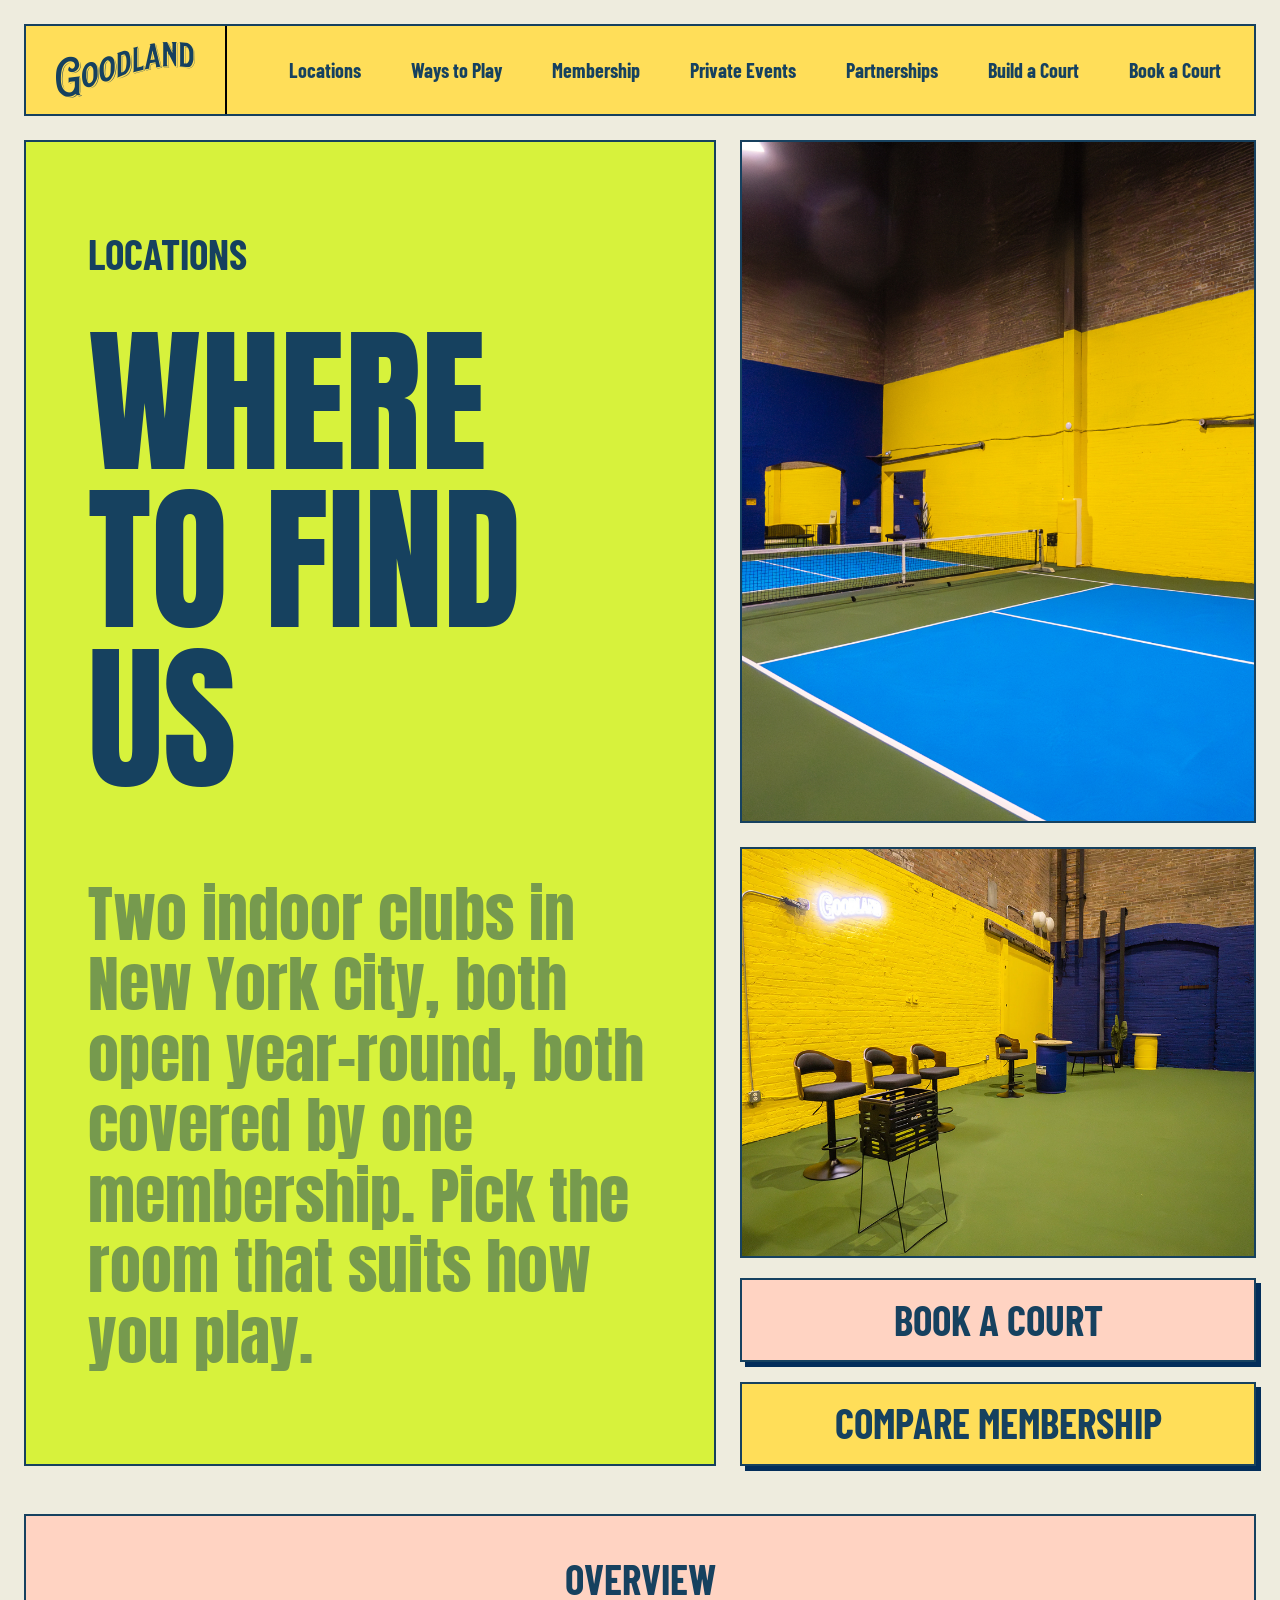
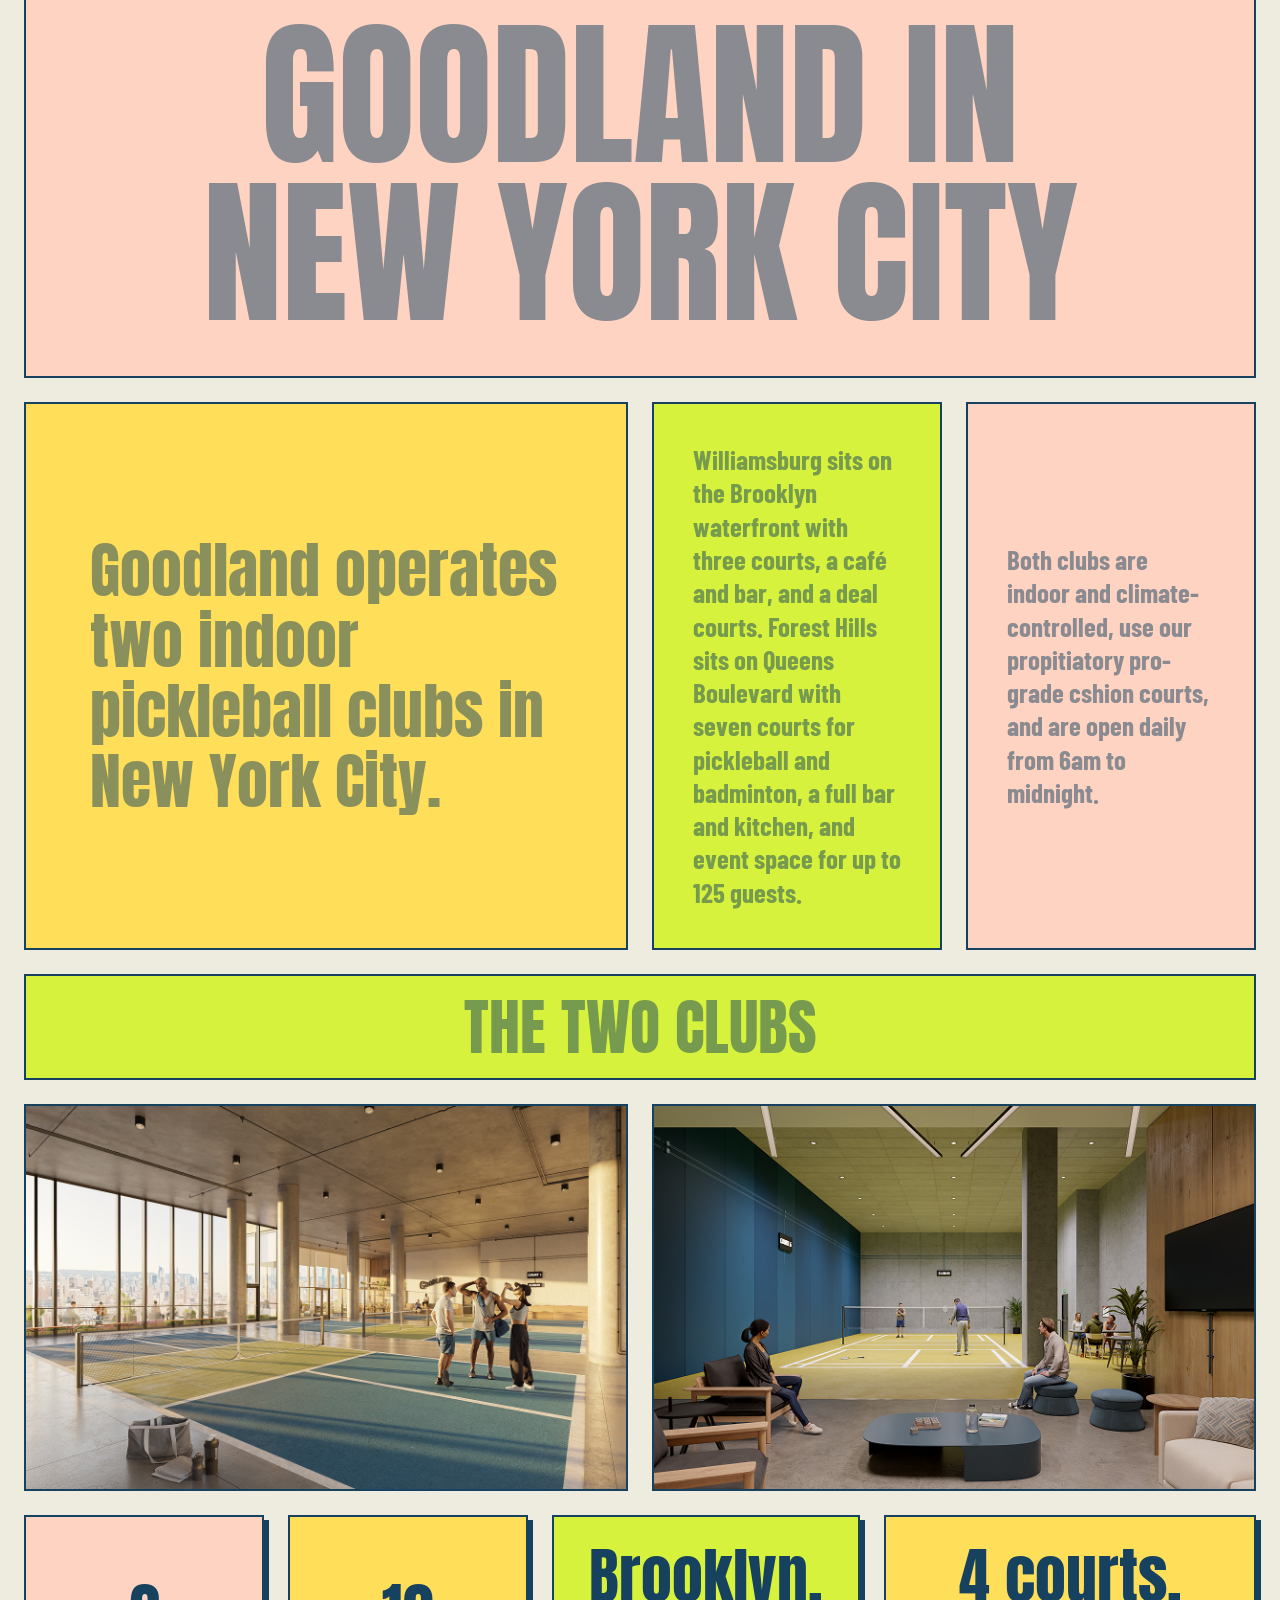
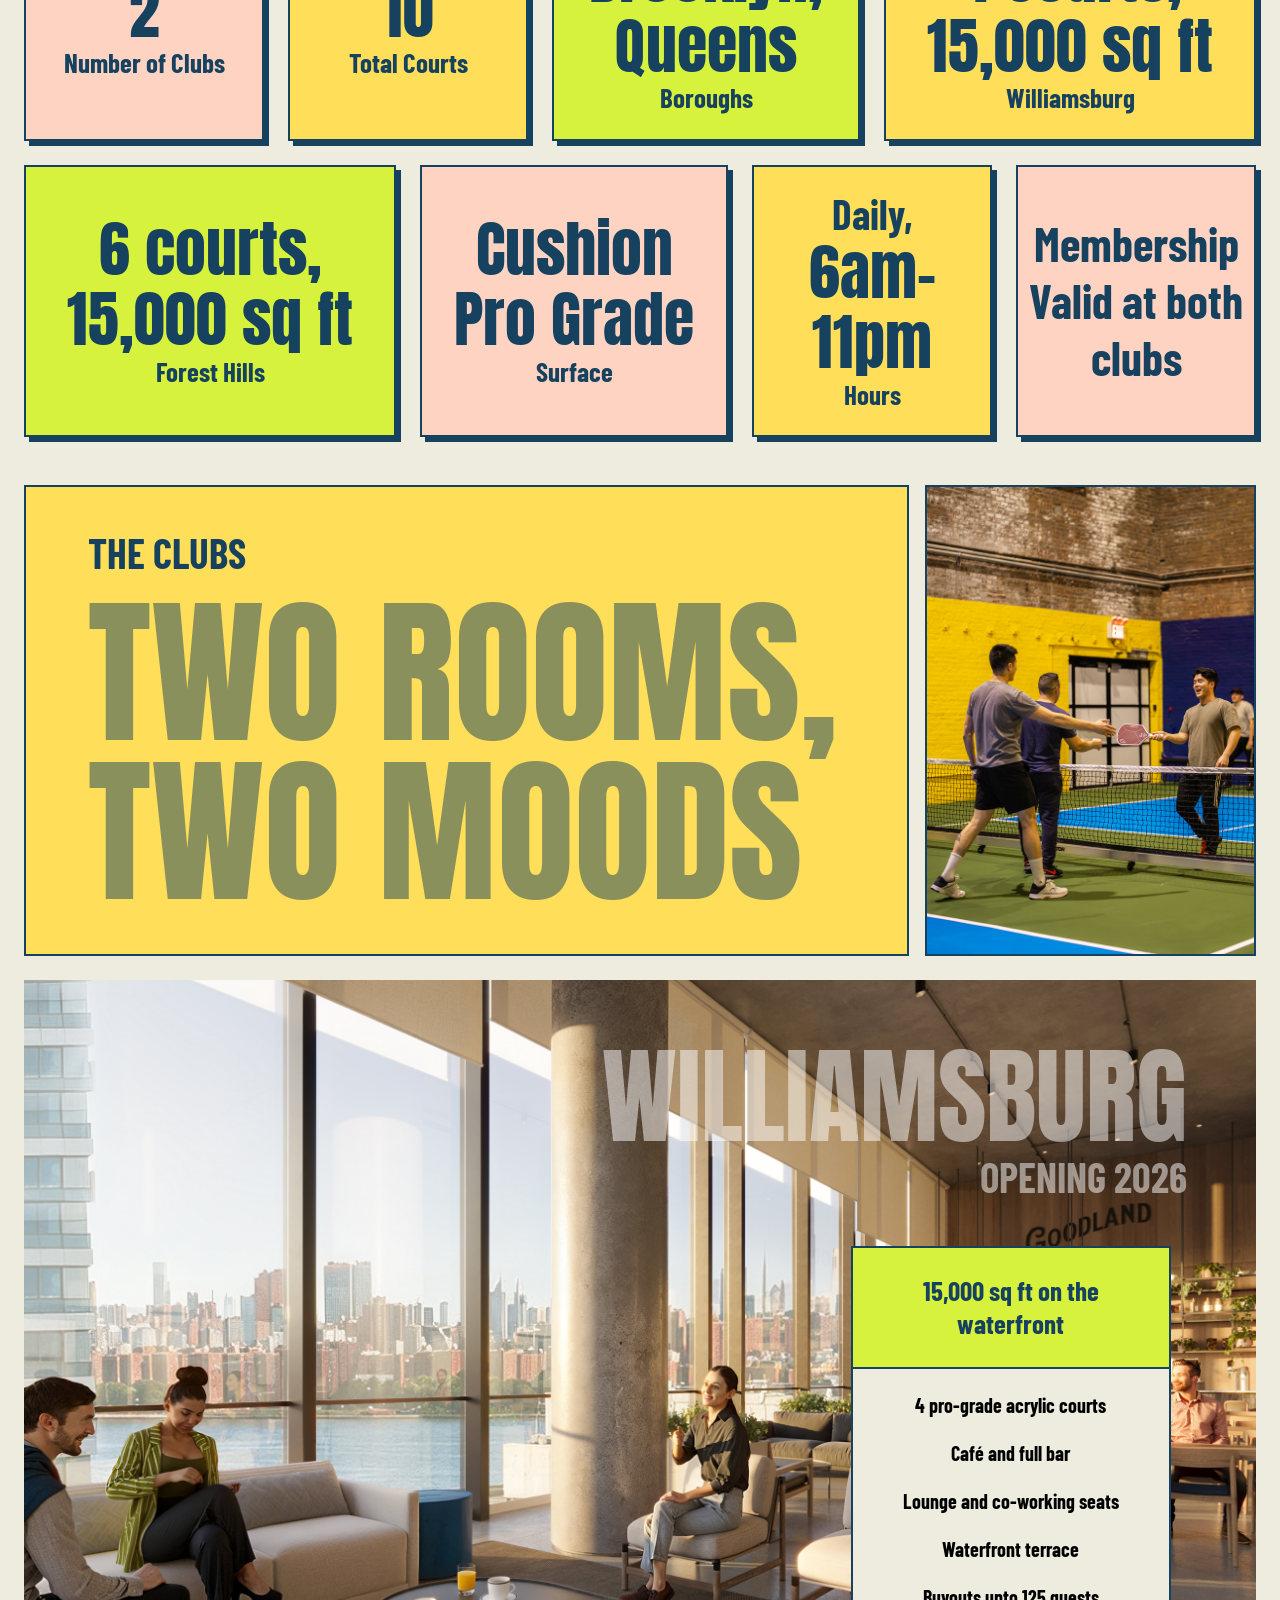
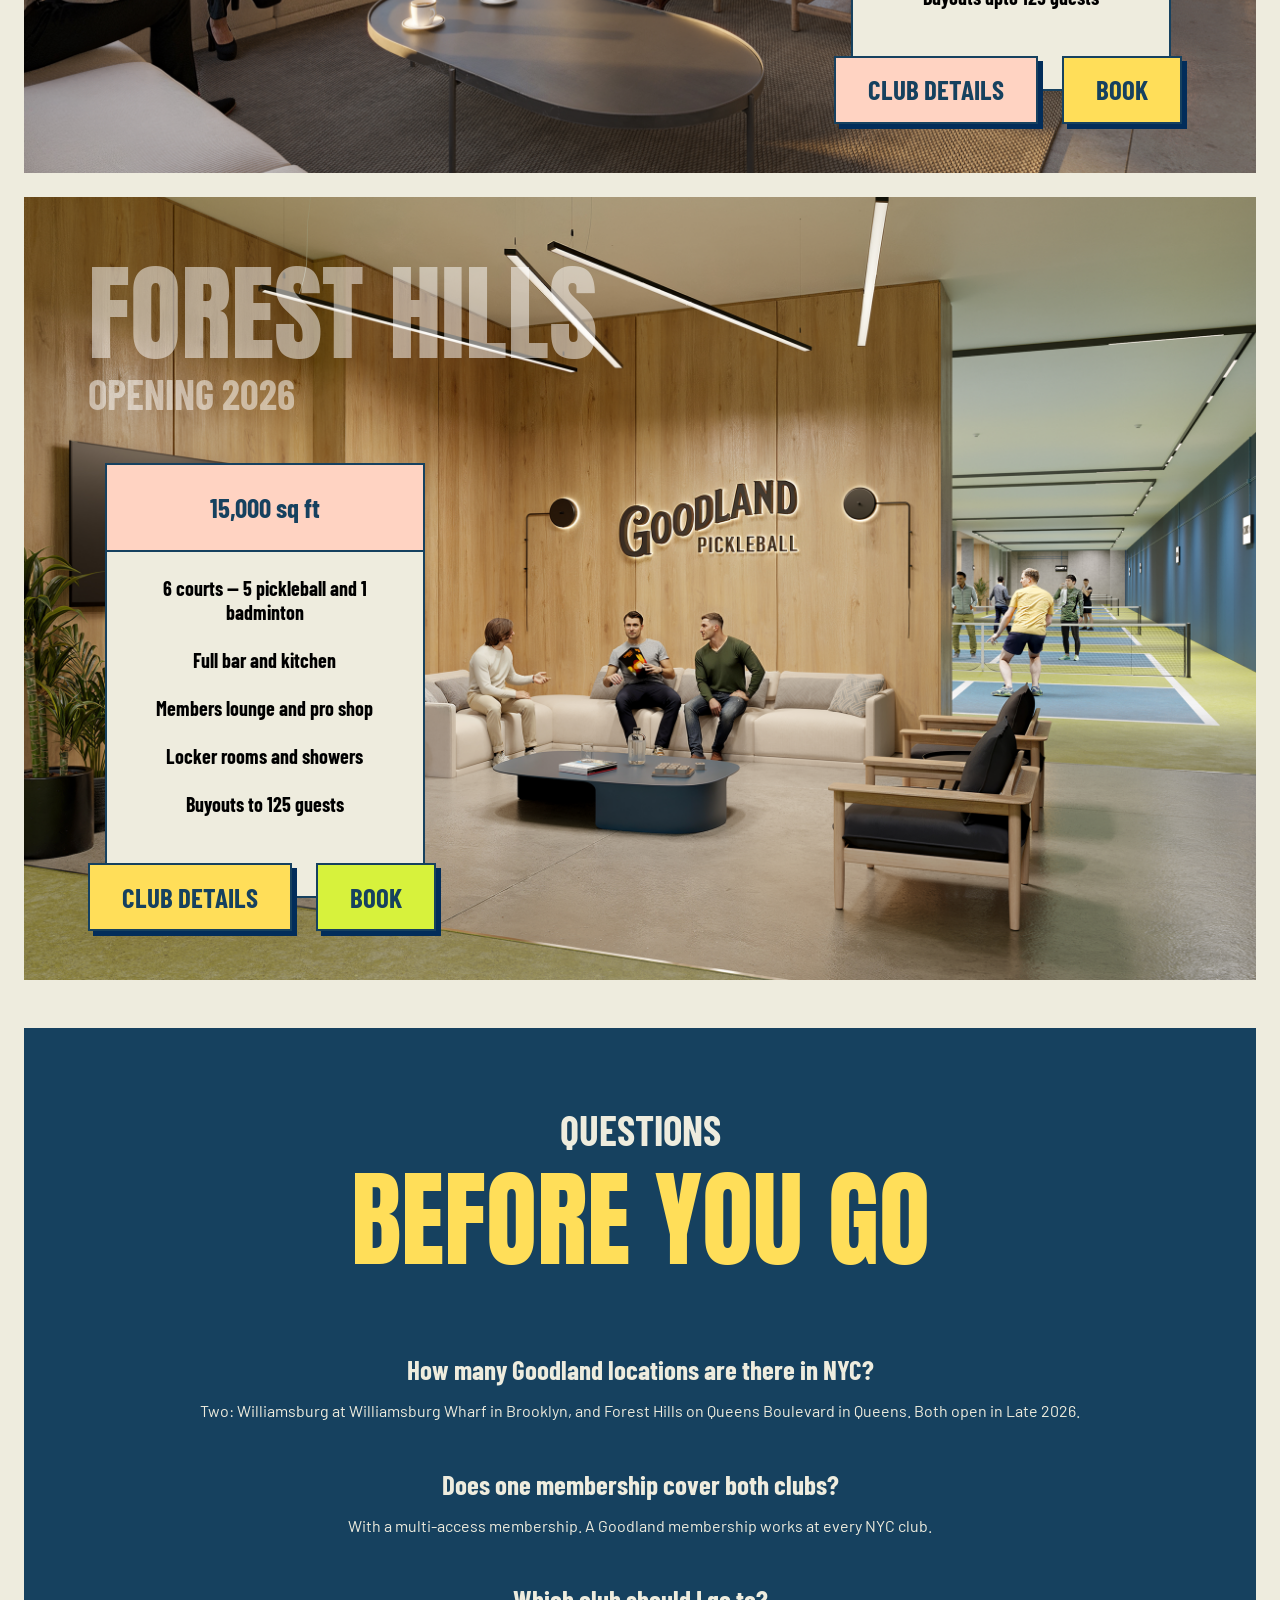
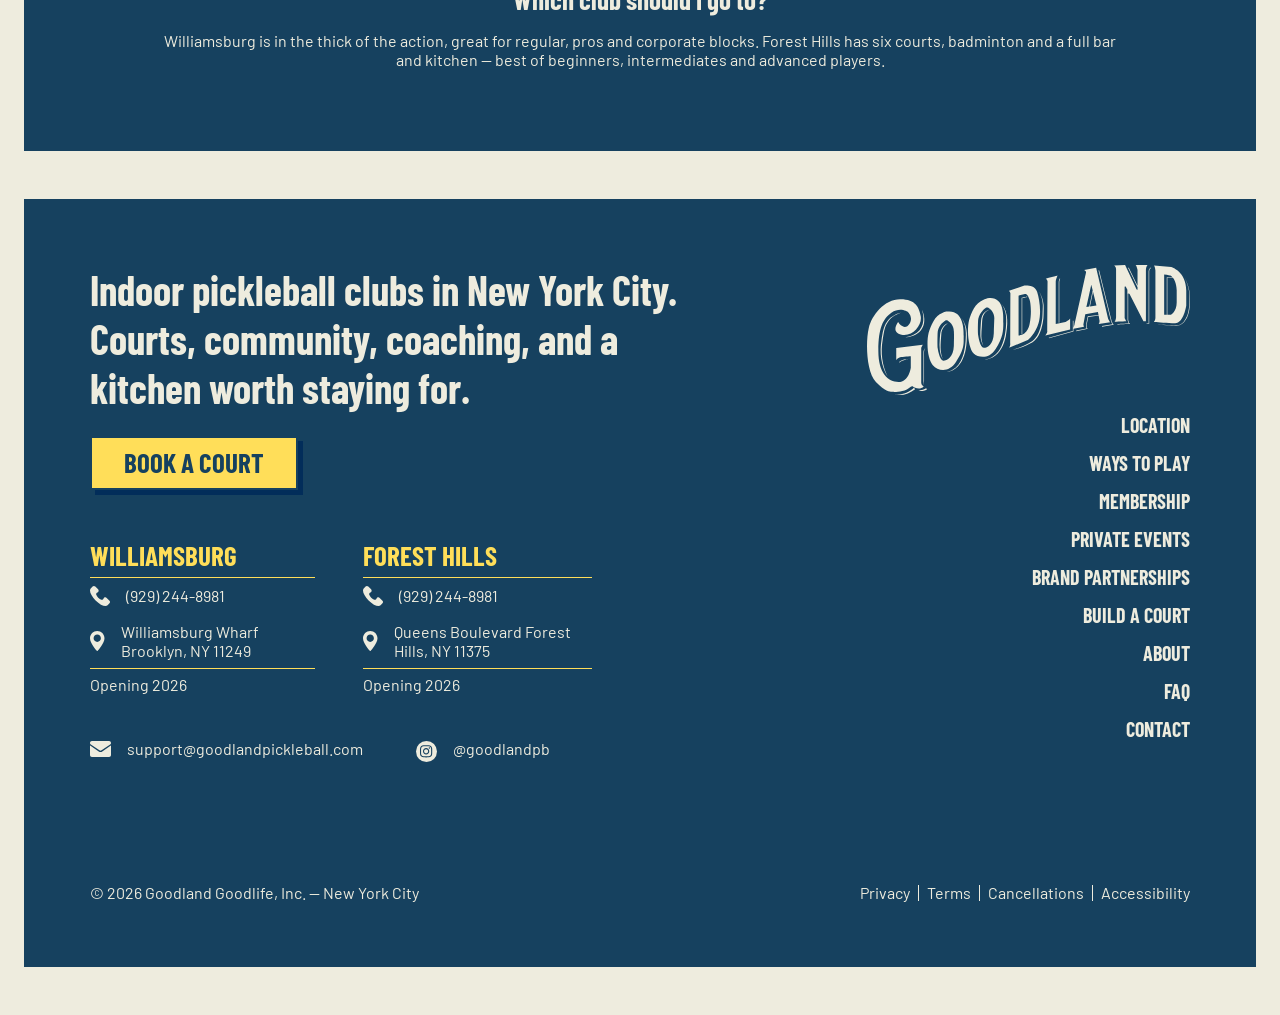
<file: locations.html>
<!DOCTYPE html>
<html lang="en">

<head>
	<script>document.documentElement.classList.add('js');</script>
	<meta charset="UTF-8">
	<meta name="viewport" content="width=device-width, initial-scale=1.0">
	<title>Goodland | Locations</title>
	<!-- css link start -->
	<link rel="stylesheet" href="./assets/css/swiper-bundle.min.css">
	<link rel="stylesheet" href="./assets/css/card.css">
	<link rel="stylesheet" href="./assets/css/footer.css">
	<link rel="stylesheet" href="./assets/css/faq-section.css">
	<link rel="stylesheet" href="./assets/css/featured-location-section.css">
	<link rel="stylesheet" href="./assets/css/location-overview-section.css">
	<link rel="stylesheet" href="./assets/css/location-banner-section.css">
	<link rel="stylesheet" href="./assets/css/header.css">
	<link rel="stylesheet" href="./assets/css/main.css">
	<!-- css link end -->
</head>

<body>
	<!-- header start -->
	<header class="header">
		<div class="container">
			<nav class="navbar">
				<div class="navbar-left">
					<a href="index.html" class="navbar-logo">
						<img src="./assets/images/logo-blue.png" alt="logo-blue.png">
					</a>
					<button class="navbar-menu-btn mobile-menu-open">
						<svg width="25" height="15" viewBox="0 0 25 15" fill="none" xmlns="http://www.w3.org/2000/svg">
							<path d="M0.5 13.8333H24.5M0.5 7.16667H24.5M0.5 0.5H24.5" stroke="#16415F" stroke-linecap="round"
								stroke-linejoin="round" />
						</svg>
					</button>
				</div>
				<div class="navbar-right">
					<button class="mobile-menu-window-cls-btn"></button>
					<ul class="nav-links">
						<li>
							<a href="#!">Locations</a>
						</li>
						<li>
							<a href="#!">Ways to Play</a>
						</li>
						<li>
							<a href="#!">Membership</a>
						</li>
						<li>
							<a href="#!">Private Events</a>
						</li>
						<li>
							<a href="#!">Partnerships</a>
						</li>
						<li>
							<a href="#!">Build a Court</a>
						</li>
						<li>
							<a href="#!">Book a Court</a>
						</li>
					</ul>
				</div>
			</nav>
		</div>
	</header>
	<!-- header end -->
	<main>

		<!-- location-banner-section start -->
		<section class="section location-banner-section">
			<div class="location-banner-wrap">
				<div class="location-banner-content reveal-group">
					<div class="content">
						<p class="subtitle h_4">LOCATIONS</p>
						<h1 class="h_1 title">WHERE TO FIND US</h1>
					</div>
					<div class="content">
						<p class="h_3 text text-reveal">Two indoor clubs in New York City, both open year-round, both covered by one
							membership.
							Pick the room that suits how you play.</p>
					</div>
				</div>
				<div class="location-banner-img">
					<div class="img-wrap">
						<div class="img reveal-group">
							<img src="./assets/images/location-banner-img1.jpg" alt="location-banner-img1.jpg">
						</div>
						<div class="img reveal-group">
							<img src="./assets/images/location-banner-img2.jpg" alt="location-banner-img2.jpg">
						</div>
					</div>
					<div class="btn-wrap reveal-group">
						<a href="#!" class="btn btn-secondary">BOOK A COURT</a>
						<a href="#!" class="btn btn-primary">COMPARE MEMBERSHIP</a>
					</div>
				</div>
			</div>
		</section>
		<!-- location-banner-section end -->

		<!-- location-overview-section start -->
		<section class="section location-overview-section">
			<div class="location-overview-wrap">
				<div class="location-overview-header reveal-group">
					<p class="h_4 subtitle">OVERVIEW</p>
					<h2 class="h_1 title text-reveal">GOODLAND IN NEW YORK CITY</h2>
				</div>
				<div class="location-overview-text">
					<div class="text-item big reveal-group" style="background: var(--item-bg2);">
						<p class="h_3 text text-reveal">Goodland operates two indoor pickleball clubs in New York City.</p>
					</div>
					<div class="text-item reveal-group" style="background: var(--item-bg3);">
						<p class="h_5 text text-reveal">Williamsburg sits on the Brooklyn waterfront with three courts, a café and
							bar, and a deal courts. Forest Hills sits on Queens Boulevard with seven courts for pickleball and
							badminton, a full bar and kitchen, and event space for up to 125 guests.</p>
					</div>
					<div class="text-item reveal-group" style="background: var(--item-bg);">
						<p class="h_5 text text-reveal">Both clubs are indoor and climate- controlled, use our propitiatory pro-
							grade cshion courts, and are open daily from 6am to midnight. </p>
					</div>
				</div>
				<div class="location-overview-heading reveal-group">
					<h3 class="h_3 title text-reveal">THE TWO CLUBS</h3>
				</div>
				<div class="location-overview-img-wrap">
					<div class="location-overview-img reveal-group">
						<img src="./assets/images/location-overview-img1.jpg" alt="location-overview-img1.jpg">
					</div>
					<div class="location-overview-img reveal-group">
						<img src="./assets/images/location-overview-im2.jpg" alt="location-overview-im2.jpg">
					</div>
				</div>
				<div class="location-overview-features">
					<div class="location-overview-feature reveal-group" style="background: var(--item-bg);">
						<h3 class="h_3 title">2</h3>
						<p class="h_5 text">Number of Clubs</p>
					</div>
					<div class="location-overview-feature reveal-group" style="background: var(--item-bg2);">
						<h3 class="h_3 title">10</h3>
						<p class="h_5 text">Total Courts</p>
					</div>
					<div class="location-overview-feature reveal-group" style="background: var(--item-bg3);">
						<h3 class="h_3 title">Brooklyn, Queens</h3>
						<p class="h_5 text">Boroughs</p>
					</div>
					<div class="location-overview-feature reveal-group" style="background: var(--item-bg2);">
						<h3 class="h_3 title">4 courts, 15,000 sq ft</h3>
						<p class="h_5 text">Williamsburg</p>
					</div>
					<div class="location-overview-feature reveal-group" style="background: var(--item-bg3);">
						<h3 class="h_3 title">6 courts, 15,000 sq ft</h3>
						<p class="h_5 text">Forest Hills</p>
					</div>
					<div class="location-overview-feature reveal-group" style="background: var(--item-bg);">
						<h3 class="h_3 title">Cushion Pro Grade</h3>
						<p class="h_5 text">Surface</p>
					</div>
					<div class="location-overview-feature reveal-group" style="background: var(--item-bg2);">
						<p class="h_4 subtitle">Daily,</p>
						<h3 class="h_3 title">6am- 11pm</h3>
						<p class="h_5 text">Hours</p>
					</div>
					<div class="location-overview-feature reveal-group" style="background: var(--item-bg);">
						<h3 class="subtitle2">Membership Valid at both clubs</h3>
					</div>
				</div>
			</div>
		</section>
		<!-- location-overview-section end -->

		<!-- featured-location-section start -->
		<section class="section featured-location-section">
			<div class="featured-location-wrap">
				<div class="featured-location-header-wrap">
					<div class="featured-location-header reveal-group">
						<h4 class="h_4 subtitle">THE CLUBS</h4>
						<h2 class="h_1 title text-reveal">TWO ROOMS,
							TWO MOODS</h2>
					</div>
					<div class="featured-location-header-img reveal-group">
						<img src="./assets/images/featured-location-header-img1.jpg" alt="featured-location-header-img1.jpg">
					</div>
				</div>
				<div class="featured-location-item content-right reveal-group">
					<div class="bg">
						<img src="./assets/images/featured-location-item-bg1.jpg" alt="featured-location-item-bg1.jpg">
					</div>
					<div class="featured-location-item-content">
						<div class="featured-location-item-heading">
							<h3 class="h_2 title text-reveal">WILLIAMSBURG</h3>
							<h4 class="subtitle h_4 text-reveal">OPENING 2026</h4>
						</div>
						<div class="featured-location-item-card-wrap">
							<div class="featured-location-item-card">
								<div class="featured-location-item-card-header"  style="background: var(--item-bg3);">
									<h5 class="h_5 title">15,000 sq ft on the waterfront</h5>
								</div>
								<div class="featured-location-item-card-body">
									<ul class="list">
										<li>4 pro-grade acrylic courts</li>
										<li>Café and full bar</li>
										<li>Lounge and co-working seats</li>
										<li>Waterfront terrace</li>
										<li>Buyouts upto 125 guests</li>
									</ul>
								</div>
							</div>
							<div class="btn-wrap">
								<a href="#!" class="btn btn-secondary">CLUB DETAILS</a>
								<a href="#!" class="btn btn-primary">BOOK</a>
							</div>
						</div>
					</div>
				</div>
				<div class="featured-location-item reveal-group">
					<div class="bg">
						<img src="./assets/images/featured-location-item-bg2.jpg" alt="featured-location-item-bg2.jpg">
					</div>
					<div class="featured-location-item-content">
						<div class="featured-location-item-heading">
							<h3 class="h_2 title text-reveal">FOREST HILLS</h3>
							<h4 class="subtitle h_4 text-reveal">OPENING 2026</h4>
						</div>
						<div class="featured-location-item-card-wrap">
							<div class="featured-location-item-card">
								<div class="featured-location-item-card-header" style="background: var(--item-bg);">
									<h5 class="h_5 title">15,000 sq ft</h5>
								</div>
								<div class="featured-location-item-card-body">
									<ul class="list">
										<li>6 courts — 5 pickleball and 1 badminton</li>
										<li>Full bar and kitchen</li>
										<li>Members lounge and pro shop</li>
										<li>Locker rooms and showers</li>
										<li>Buyouts to 125 guests</li>
									</ul>
								</div>
							</div>
							<div class="btn-wrap">
								<a href="#!" class="btn btn-primary">CLUB DETAILS</a>
								<a href="#!" class="btn btn-secondary" style="background: var(--item-bg3);">BOOK</a>
							</div>
						</div>
					</div>
				</div>
			</div>
		</section>
		<!-- featured-location-section end -->

		<!-- faq-section start -->
		<section class="section faq-section">
			<div class="faq-wrap">
				<div class="faq-section-heading reveal-group">
					<p class="h_4 subtitle">QUESTIONS</p>
					<h2 class="h_2 title">BEFORE YOU GO</h2>
				</div>
				<div class="faq-items">
					<div class="faq-item reveal-group">
						<h3 class="h_5 title">How many Goodland locations are there in NYC?</h3>
						<p class="text">Two: Williamsburg at Williamsburg Wharf in Brooklyn, and Forest Hills on Queens Boulevard in
							Queens. Both open in Late 2026.</p>
					</div>
					<div class="faq-item reveal-group">
						<h3 class="h_5 title">Does one membership cover both clubs?</h3>
						<p class="text">With a multi-access membership. A Goodland membership works at every NYC club.</p>
					</div>
					<div class="faq-item reveal-group">
						<h3 class="h_5 title">Which club should I go to?</h3>
						<p class="text">Williamsburg is in the thick of the action, great for regular, pros and corporate blocks.
							Forest Hills has six courts, badminton and a full bar and kitchen — best of beginners, intermediates and
							advanced players.</p>
					</div>
				</div>
			</div>
		</section>
		<!-- faq-section end -->

	</main>

	<!-- footer start -->
	<footer class="footer">
		<div class="footer-wrap">
			<div class="footer-top reveal-group">
				<div class="footer-top-left">
					<div class="footer-content">
						<p class="text h_4">Indoor pickleball clubs in New York City. Courts, community, coaching, and a kitchen
							worth staying for.</p>
						<a href="#!" class="btn primary-btn">BOOK A COURT</a>
					</div>
					<div class="footer-contact">
						<div class="footer-contact-list">
							<h2 class="h_5 title">WILLIAMSBURG</h2>
							<ul>
								<li>
									<span class="icon">
										<svg width="20" height="20" viewBox="0 0 20 20" fill="none" xmlns="http://www.w3.org/2000/svg">
											<path
												d="M19.4755 14.678L16.6786 11.8869C15.6797 10.8901 13.9816 11.2889 13.582 12.5847C13.2823 13.4818 12.2834 13.9802 11.3844 13.7808C9.38661 13.2824 6.68957 10.6907 6.19012 8.59745C5.89045 7.70029 6.48979 6.70348 7.3888 6.40448C8.68738 6.00575 9.08694 4.31119 8.08804 3.31438L5.2911 0.523323C4.49198 -0.174441 3.29329 -0.174441 2.59406 0.523323L0.696143 2.41725C-1.20177 4.41087 0.895924 9.69394 5.59077 14.3789C10.2856 19.0639 15.5798 21.2569 17.5776 19.2633L19.4755 17.3693C20.1748 16.5719 20.1748 15.3757 19.4755 14.678Z"
												fill="#EEECDE" />
										</svg>
									</span>
									<a href="#!">(929) 244-8981</a>
								</li>
								<li>
									<span class="icon">
										<svg width="15" height="20" viewBox="0 0 15 20" fill="none" xmlns="http://www.w3.org/2000/svg">
											<path
												d="M7.24324 0C3.2493 0 0 3.2493 0 7.2432C0 12.1998 6.48199 19.4763 6.75797 19.7836C7.01719 20.0723 7.46977 20.0718 7.72852 19.7836C8.00449 19.4763 14.4865 12.1998 14.4865 7.2432C14.4864 3.2493 11.2371 0 7.24324 0ZM7.24324 10.8875C5.23379 10.8875 3.59902 9.25266 3.59902 7.2432C3.59902 5.23375 5.23383 3.59898 7.24324 3.59898C9.25266 3.59898 10.8874 5.23379 10.8874 7.24324C10.8874 9.2527 9.25266 10.8875 7.24324 10.8875Z"
												fill="#EEECDE" />
										</svg>
									</span>
									<a href="#!">Williamsburg Wharf Brooklyn, NY 11249</a>
								</li>
							</ul>
							<div class="footer-contact-content">
								<p>Opening 2026</p>
							</div>
						</div>
						<div class="footer-contact-list">
							<h2 class="h_5 title">FOREST HILLS</h2>
							<ul>
								<li>
									<span class="icon">
										<svg width="20" height="20" viewBox="0 0 20 20" fill="none" xmlns="http://www.w3.org/2000/svg">
											<path
												d="M19.4755 14.678L16.6786 11.8869C15.6797 10.8901 13.9816 11.2889 13.582 12.5847C13.2823 13.4818 12.2834 13.9802 11.3844 13.7808C9.38661 13.2824 6.68957 10.6907 6.19012 8.59745C5.89045 7.70029 6.48979 6.70348 7.3888 6.40448C8.68738 6.00575 9.08694 4.31119 8.08804 3.31438L5.2911 0.523323C4.49198 -0.174441 3.29329 -0.174441 2.59406 0.523323L0.696143 2.41725C-1.20177 4.41087 0.895924 9.69394 5.59077 14.3789C10.2856 19.0639 15.5798 21.2569 17.5776 19.2633L19.4755 17.3693C20.1748 16.5719 20.1748 15.3757 19.4755 14.678Z"
												fill="#EEECDE" />
										</svg>
									</span>
									<a href="#!">(929) 244-8981</a>
								</li>
								<li>
									<span class="icon">
										<svg width="15" height="20" viewBox="0 0 15 20" fill="none" xmlns="http://www.w3.org/2000/svg">
											<path
												d="M7.24324 0C3.2493 0 0 3.2493 0 7.2432C0 12.1998 6.48199 19.4763 6.75797 19.7836C7.01719 20.0723 7.46977 20.0718 7.72852 19.7836C8.00449 19.4763 14.4865 12.1998 14.4865 7.2432C14.4864 3.2493 11.2371 0 7.24324 0ZM7.24324 10.8875C5.23379 10.8875 3.59902 9.25266 3.59902 7.2432C3.59902 5.23375 5.23383 3.59898 7.24324 3.59898C9.25266 3.59898 10.8874 5.23379 10.8874 7.24324C10.8874 9.2527 9.25266 10.8875 7.24324 10.8875Z"
												fill="#EEECDE" />
										</svg>
									</span>
									<a href="#!">Queens Boulevard Forest Hills, NY 11375</a>
								</li>
							</ul>
							<div class="footer-contact-content">
								<p>Opening 2026</p>
							</div>
						</div>
					</div>
					<ul class="footer-social">
						<li>
							<span class="icon">
								<svg width="21" height="16" viewBox="0 0 21 16" fill="none" xmlns="http://www.w3.org/2000/svg">
									<path
										d="M12.255 10.4058C11.7326 10.7601 11.1257 10.9474 10.5 10.9474C9.87435 10.9474 9.26748 10.7601 8.74502 10.4058L0.139822 4.56964C0.0920801 4.53726 0.0455683 4.50351 0 4.46879V14.0319C0 15.1284 0.874658 15.9985 1.93319 15.9985H19.0668C20.1446 15.9985 21 15.1088 21 14.0319V4.46875C20.9543 4.50355 20.9077 4.53739 20.8598 4.56981L12.255 10.4058Z"
										fill="#EEECDE" />
									<path
										d="M0.822363 3.52957L9.42756 9.36576C9.75331 9.58669 10.1266 9.69713 10.5 9.69713C10.8733 9.69713 11.2467 9.58665 11.5724 9.36576L20.1776 3.52957C20.6926 3.18054 21 2.5964 21 1.96594C21 0.881891 20.1331 0 19.0675 0H1.93253C0.866947 4.17246e-05 0 0.881933 0 1.96698C0 2.5964 0.307453 3.18054 0.822363 3.52957Z"
										fill="#EEECDE" />
								</svg>
							</span>
							<a href="#!">support@goodlandpickleball.com</a>
						</li>
						<li>
							<span class="icon">
								<svg width="21" height="21" viewBox="0 0 21 21" fill="none" xmlns="http://www.w3.org/2000/svg">
									<rect width="21" height="21" rx="10.5" fill="#EEECDE" />
									<path
										d="M10.125 7.10547C11.8477 7.10547 13.2695 8.52734 13.2695 10.25C13.2695 12 11.8477 13.3945 10.125 13.3945C8.375 13.3945 6.98047 12 6.98047 10.25C6.98047 8.52734 8.375 7.10547 10.125 7.10547ZM10.125 12.3008C11.2461 12.3008 12.1484 11.3984 12.1484 10.25C12.1484 9.12891 11.2461 8.22656 10.125 8.22656C8.97656 8.22656 8.07422 9.12891 8.07422 10.25C8.07422 11.3984 9.00391 12.3008 10.125 12.3008ZM14.1172 6.99609C14.1172 7.40625 13.7891 7.73438 13.3789 7.73438C12.9688 7.73438 12.6406 7.40625 12.6406 6.99609C12.6406 6.58594 12.9688 6.25781 13.3789 6.25781C13.7891 6.25781 14.1172 6.58594 14.1172 6.99609ZM16.1953 7.73438C16.25 8.74609 16.25 11.7812 16.1953 12.793C16.1406 13.7773 15.9219 14.625 15.2109 15.3633C14.5 16.0742 13.625 16.293 12.6406 16.3477C11.6289 16.4023 8.59375 16.4023 7.58203 16.3477C6.59766 16.293 5.75 16.0742 5.01172 15.3633C4.30078 14.625 4.08203 13.7773 4.02734 12.793C3.97266 11.7812 3.97266 8.74609 4.02734 7.73438C4.08203 6.75 4.30078 5.875 5.01172 5.16406C5.75 4.45312 6.59766 4.23438 7.58203 4.17969C8.59375 4.125 11.6289 4.125 12.6406 4.17969C13.625 4.23438 14.5 4.45312 15.2109 5.16406C15.9219 5.875 16.1406 6.75 16.1953 7.73438ZM14.8828 13.8594C15.2109 13.0664 15.1289 11.1523 15.1289 10.25C15.1289 9.375 15.2109 7.46094 14.8828 6.64062C14.6641 6.12109 14.2539 5.68359 13.7344 5.49219C12.9141 5.16406 11 5.24609 10.125 5.24609C9.22266 5.24609 7.30859 5.16406 6.51562 5.49219C5.96875 5.71094 5.55859 6.12109 5.33984 6.64062C5.01172 7.46094 5.09375 9.375 5.09375 10.25C5.09375 11.1523 5.01172 13.0664 5.33984 13.8594C5.55859 14.4062 5.96875 14.8164 6.51562 15.0352C7.30859 15.3633 9.22266 15.2812 10.125 15.2812C11 15.2812 12.9141 15.3633 13.7344 15.0352C14.2539 14.8164 14.6914 14.4062 14.8828 13.8594Z"
										fill="#16415F" />
								</svg>
							</span>
							<a href="#!">@goodlandpb</a>
						</li>
				</div>
				<div class="footer-top-right">
					<a href="index.html" class="footer-logo">
						<img src="./assets/images/footer-logo.svg" alt="footer-logo.svg">
					</a>
					<ul class="footer-nav">
						<li><a href="#!">LOCATION</a></li>
						<li><a href="#!">WAYS TO PLAY</a></li>
						<li><a href="#!">MEMBERSHIP</a></li>
						<li><a href="#!">PRIVATE EVENTS</a></li>
						<li><a href="#!">BRAND PARTNERSHIPS</a></li>
						<li><a href="#!">BUILD A COURT</a></li>
						<li><a href="#!">ABOUT</a></li>
						<li><a href="#!">FAQ</a></li>
						<li><a href="#!">CONTACT</a></li>
					</ul>
				</div>
			</div>
		</div>
		<div class="footer-btm reveal-group">
			<p class="copyright-text">© 2026 Goodland Goodlife, Inc. — New York City</p>
			<div class="copyright-links">
				<a href="#!">Privacy</a>
				<span class="line"></span>
				<a href="#!">Terms</a>
				<span class="line"></span>
				<a href="#!">Cancellations</a>
				<span class="line"></span>
				<a href="#!">Accessibility</a>
			</div>
		</div>
	</footer>
	<!-- footer end -->

	<!-- js link start -->
	<script src="./assets/js/swiper-bundle.min.js"></script>
	<script src="./assets/js/script.js"></script>
	<!-- js link end -->
</body>

</html>
</file>
<file: assets/css/card.css>
/* product-card css start */
.product-card {
    height: 100%;
    background: var(--white);
    border-radius: 10px;
    overflow: hidden;
    border: 1px solid var(--border-color2);
}

.product-card .card-image-wrap {
    margin: 0;
    min-width: 0px;
    border: 0px;
    box-sizing: border-box;
    display: flex;
    height: auto;
    max-width: 100%;
    overflow: hidden;
    padding: 0;
    position: relative;
    width: 100%;
    background-color: #e8e3e1;
    border-radius: 0 0 10px 10px;
}

.card-badge {
    color: var(--white);
    font-family: var(--paragraph-font);
    font-size: 12px;
    font-weight: 500;
    line-height: 1;
    padding: 3px 5px;
    background-color: var(--card-badge-bg);
    text-transform: uppercase;
    border-radius: 4px;
}

.product-card .card-image-wrap:before {
    padding-bottom: 100%;
    content: "";
    width: 0;
    height: 0;
}

.product-card .card-image-wrap .card-img {
    overflow: hidden;
    position: absolute;
    width: 100%;
    height: 100%;
    top: 0;
    bottom: 0;
}

.product-card .card-img .main-img {
    transition: ease .5s;
}

.product-card .card-img .main-img img {
    object-fit: cover;
}

.card_hover:hover .card-img .main-img {
    transform: scale(0);
    opacity: 0;
    visibility: hidden;
}

.product-card .card-img .hover-img {
    position: absolute;
    left: 0;
    top: 0;
    right: 0;
    bottom: 0;
    width: 100%;
    height: 100%;
    transform: scale(1.2);
    opacity: 0;
    visibility: hidden;
    transition: ease .5s;
}

.card_hover:hover .card-img .hover-img {
    transform: scale(1);
    opacity: 1;
    visibility: visible;
}

.product-card .card_hover_img {
    object-fit: cover;
}

.product-card .card-content {
    padding: 14px 8px;
}

.product-card .card-content .card-title-wrap {
    height: 40px;
    overflow-y: auto;
    scrollbar-width: none;
}

.product-card .card-content .card-title {
    color: var(--black);
    font-family: var(--heading-font);
    font-size: 16px;
    font-weight: 500;
    line-height: 20px;
    text-transform: capitalize;
    transition: ease .2s;
    display: block;
}

.product-card .card-content .card-title:hover {
    text-decoration: underline;
}

.product-card .card-content .card-price-wrap {
    display: flex;
    flex-wrap: wrap;
    gap: 5px;
    align-items: center;
    margin: 10px 0 0 0;
}

.product-card .card-content .card-price-wrap .latest-price {
    font-family: var(--paragraph-font);
    font-size: 16px;
    font-weight: 500;
    line-height: 1;
    text-transform: uppercase;
    display: flex;
    align-items: flex-start;
}

.product-card .card-content .card-price-wrap .previous-price {
    text-transform: uppercase;
    font-family: var(--paragraph-font);
    font-size: 14px;
    font-weight: 400;
    text-decoration: line-through;
    line-height: 1;
    display: flex;
    align-items: flex-start;
    opacity: 0.6;
    color: var(--muted);
}

.card-btn {
    margin-top: 16px;
    display: flex;
}

.card-btn .btn {
    background-color: var(--brand-color);
    border-color: var(--brand-color);
    color: var(--white);
    text-wrap-mode: nowrap;
    text-transform: uppercase;
}

.card-btn .btn:hover {
    border-color: var(--black);
    background-color: var(--white);
    color: var(--black);
}

/* product-card css end */

@media only screen and (max-width: 575px) {

    /* product-card css start */
    .product-card .card-content .card-title {
        font-size: 14px;
        line-height: 17px;
    }

    .product-card .card-content .card-price-wrap {
        margin: 5px 0 0 0;
    }

    .product-card .card-content .card-price-wrap .latest-price {
        font-size: 14px;
    }

    .product-card .card-content .card-price-wrap .previous-price {
        font-size: 12px;
    }

    .product-card .card-content {
        padding: 10px 8px;
    }

    .card-btn .btn {
        width: 100%;
        padding: 8px;
        font-size: 12px;
    }

    .card-badge {
        font-size: 10px;
        padding: 5px 5px 4px;
    }

    /* product-card css end */
}
</file>
<file: assets/css/footer.css>
/* footer css start */
.footer {
    background: var(--item-bg4);
    border: 2px solid var(--border-color);
    padding: 64px;
    margin: 48px 24px 0;
}

.footer-top {
    display: flex;
    justify-content: space-between;
    gap: 64px;
}

.footer-top-left {
    display: flex;
    flex-direction: column;
    gap: 48px;
    width: 56.45%;
}

.footer-content .text {
    color: var(--off-white);
    font-weight: 700;
    font-family: var(--font-secondary);
    line-height: 120%;
}

.footer-content .primary-btn {
    background: var(--brand-color);
    margin-top: 24px;
    padding: 11px 32px;
}

.footer-contact {
    display: flex;
    gap: 48px;
    max-width: 502px;
}

.footer-contact-list .title {
    color: var(--brand-color);
    padding-bottom: 8px;
    border-bottom: 1px solid var(--brand-color);
    text-transform: uppercase;
    font-weight: 700;
    line-height: 100%;
    font-family: var(--font-secondary);
}

.footer-contact-list ul {
    margin-top: 8px;
    display: flex;
    flex-direction: column;
    gap: 16px;
}

.footer-contact-list ul li {
    display: flex;
    align-items: center;
    gap: 16px;
}

.footer-contact-list ul li .icon {
    display: flex;
}

.footer-contact-list ul li a {
    color: var(--off-white);
    font-size: 16px;
    font-weight: 400;
    line-height: 119%;
    font-family: var(--font-tertiary);
    transition: all ease .3s;
}

.footer-contact-list ul li a:hover {
    text-decoration: underline;
}

.footer-contact-content {
    margin-top: 8px;
    border-top: 1px solid var(--brand-color);
}

.footer-contact-content p {
    color: var(--off-white);
    font-size: 16px;
    font-weight: 400;
    line-height: 100%;
    font-family: var(--font-tertiary);
    padding-top: 8px;
}

.footer-social {
    display: flex;
    gap: 53px;
}

.footer-social li {
    display: flex;
    gap: 16px;
}

.footer-social li .icon {
    display: flex;
}

.footer-social li a {
    color: var(--off-white);
    font-size: 16px;
    font-weight: 400;
    line-height: 100%;
    font-family: var(--font-tertiary);
}


.footer-social li a:hover {
    text-decoration: underline;
}

.footer-top-right {
    width: 29.4%;
}

.footer-logo {
    display: block;
}

.footer-nav {
    margin-top: 20px;
    display: flex;
    flex-direction: column;
    gap: 16px;
    align-items: flex-end;
}

.footer-nav li a {
    color: var(--off-white);
    font-size: 20px;
    line-height: 100%;
    font-weight: 700;
    font-family: var(--font-secondary);
    text-align: right;
    text-transform: uppercase;
}

.footer-nav li a:hover {
    text-decoration: underline;
}

.footer-btm {
    margin-top: 123px;
    display: flex;
    align-items: center;
    justify-content: space-between;
    gap: 10px;
}

.copyright-text {
    color: var(--off-white);
    font-size: 16px;
    font-weight: 400;
    line-height: 100%;
    font-family: var(--font-tertiary);
}

.copyright-links {
    display: flex;
    align-items: center;
    gap: 8px;
}

.copyright-links a {
    color: var(--off-white);
    font-size: 16px;
    font-weight: 400;
    line-height: 100%;
    font-family: var(--font-tertiary);
}

.copyright-links .line {
    display: block;
    width: 1px;
    height: 100%;
    background: var(--off-white);
    height: 16px;
}

/* footer css end */

@media only screen and (max-width:992px) {

    /* footer css start */
    .footer {
        padding: 48px 16px;
    }

    .footer-contact {
        gap: 20px;
        max-width: 100%;
    }

    .footer-social {
        gap: 20px;
        flex-wrap: wrap;
    }

    /* footer css end */
}

@media only screen and (max-width:767px) {

    /* footer css start */
    .footer-top {
        flex-direction: column-reverse;
    }

    .footer-top-left {
        width: 100%;
    }

    .footer-content {
        text-align: center;
    }

    .footer-content .primary-btn {
        margin-top: 32px;
        font-size: 20px;
        line-height: 100%;
        padding: 10px 32px;
    }

    .footer-contact {
        gap: 20px;
    }

    .footer-contact-list .title {
        font-size: 20px;
    }

    .footer-social {
        gap: 8px;
        flex-direction: column;
        align-items: center;
        text-align: center;
    }

    .footer-top-right {
        width: 100%;
    }

    .footer-logo {
        max-width: 280px;
        margin: 0 auto;
    }

    .footer-nav {
        margin: 32px auto 0;
        flex-direction: row;
        flex-wrap: wrap;
        justify-content: center;
        max-width: 302px;
    }

    .footer-nav li a {
        font-size: 14px;
    }

    .footer-btm {
        margin-top: 87px;
        flex-direction: column;
    }

    /* footer css end */
}

@media only screen and (max-width:575px) {

    /* footer css start */
    .footer {
        padding: 48px 16px 16px;
        margin: 8px 24px 0;
    }

    .footer-contact-list ul li {
        gap: 8px;
    }

    .footer-contact-list ul li .icon svg {
        width: 14px;
        height: 14px;
    }

    .footer-contact-list ul li a {
        font-size: 14px;
    }

    .footer-social li {
        gap: 8px;
    }

    .footer-social li .icon svg {
        width: 14px;
        height: 14px;
    }

    .footer-social li a {
        font-size: 14px;
    }

    .copyright-text {
        font-size: 12px;
    }

    .copyright-links a {
        font-size: 12px;
    }

    .copyright-links .line {
        height: 12px;
    }

    /* footer css end */
}
</file>
<file: assets/css/app-section.css>
/* app-section css start */
.app-section {
    background: var(--brand-color);
    padding: clamp(32px, 4.32vw + 14.65px, 72px) clamp(16px, 5.18vw - 4.83px, 64px) clamp(16px, 5.18vw - 4.83px, 64px) clamp(16px, 5.18vw - 4.83px, 64px);
    border: 2px solid var(--border-color);
}

.app-wrap {
    display: flex;
    flex-direction: column;
    gap: 138px;
}

.app-content .subtitle {
    text-transform: uppercase;
    font-weight: 700;
    line-height: 100%;
    font-family: var(--font-secondary);
    margin-bottom: 24px;
}

.app-content .title {
    font-weight: 400;
    line-height: 113%;
    font-family: var(--font-primary);
    max-width: 1080px;
}

.app-btns {
    display: flex;
    justify-content: flex-end;
    gap: 24px;
}

.app-btn {
    width: 240px;
    height: 80px;
    display: block;
}

/* app-section css end */

@media only screen and (max-width:767px) {

    /* app-section css start */
    .app-btn {
        width: 180px;
        height: 60px;
    }

    .app-btn {
        width: 120px;
        height: 40px;
    }

    /* app-section css end */
}

@media only screen and (max-width: 575px) {

    /* app-section css start */
    .app-wrap {
        gap: 80px;
    }

    .app-btns {
        gap: 16px;
    }

    .app-btn {
        width: 120px;
        height: 40px;
    }

    /* app-section css end */
}
</file>
<file: assets/css/faq-section.css>
/* faq-section css start */
.faq-section {
    background: var(--item-bg4);
    padding: 80px 0;
    border: 2px solid var(--border-color);
}

.faq-wrap {
    max-width: 1048px;
    padding: 0 44px;
    margin: 0 auto;
    display: flex;
    flex-direction: column;
    gap: 80px;
}

.faq-section-heading {
    text-align: center;
}

.faq-section-heading .subtitle {
    text-transform: uppercase;
    color: var(--off-white);
    font-family: var(--font-secondary);
    font-weight: 700;
    line-height: 100%;
    margin-bottom: 16px;
}

.faq-section-heading .title {
    text-transform: uppercase;
    color: var(--brand-color);
    font-family: var(--font-primary);
    font-weight: 400;
    line-height: 100%;
}

.faq-items {
    display: flex;
    flex-direction: column;
    gap: 48px;
}

.faq-item {
    display: flex;
    flex-direction: column;
    gap: 16px;
    text-align: center;
}

.faq-item .title {
    color: var(--off-white);
    font-family: var(--font-secondary);
    font-weight: 700;
    line-height: 118%;
}

.faq-item .text {
    color: var(--off-white);
    font-family: var(--font-tertiary);
    font-weight: 400;
    line-height: 119%;
}

.faq-btn {
    display: flex;
    justify-content: center;
}

.faq-btn .primary-btn {
    background: var(--item-bg3);
    font-size: clamp(20px, 2.3758vw + 10.4492px, 42px);
    line-height: 105%
}

.faq-btn .primary-btn:hover {
    background: var(--item-bg);
}

/* faq-section css end */

@media only screen and (max-width: 992px) {

    /* faq-section css start */
    .faq-btn .primary-btn {
        font-size: 24px;
        padding: 18px 48px;
    }
    /* faq-section css end */
}

@media only screen and (max-width:767px) {

    /* faq-section css start */
    .faq-wrap {
        gap: 48px;
    }

    .faq-items {
        gap: 24px;
    }

    .faq-item {
        gap: 4px;
    }

    .faq-item .title {
        font-size: 20px;
    }

    /* faq-section css end */
}
</file>
<file: assets/css/testimonial-section.css>
/* testimonial-section css start */
.testimonial-section {
    padding-top: clamp(56px, 2.592vw + 45.59px, 80px);
    padding-bottom: clamp(66px, 2.592vw + 55.59px, 90px);
    padding-left: clamp(16px, 5.076vw - 4.4px, 63px);
    padding-right: 0;
    background: var(--item-bg2);
    border: 2px solid var(--border-color);
}

.testimonial-section-header {
    margin-bottom: 80px;
}

.testimonial-section-header .subtitle {
    text-transform: uppercase;
    font-weight: 700;
    line-height: 100%;
    font-family: var(--font-secondary);
    margin-bottom: 48px;
}

.testimonial-section-header .title {
    text-transform: uppercase;
    font-weight: 400;
    line-height: 100%;
    font-family: var(--font-primary);
}

.swiper.testimonial-slider .swiper-slide {
    height: auto;
}

.testimonial-card {
    padding: 48px 43px 40px 37px;
    background: var(--item-bg4);
    display: flex;
    flex-direction: column;
    justify-content: space-between;
    gap: 20px;
    height: 100%;
    min-height: clamp(324px, 34.125vw + 186.8px, 640px);
}

.testimonial-card .rattings {
    display: flex;
    margin-bottom: 42px;
}

.testimonial-card .rattings svg {
    width: 188px;
    height: auto;
}

.testimonial-card .content {
    display: flex;
    flex-direction: column;
    gap: 30px;
}

.testimonial-card .content .text {
    color: var(--off-white);
    font-weight: 700;
    font-family: var(--font-secondary);
    line-height: 122%;
}

.testimonial-author {
    text-transform: capitalize;
    color: var(--off-white);
    font-weight: 700;
    font-family: var(--font-secondary);
    line-height: 100%;
}

/* testimonial-section css end */

@media only screen and (max-width: 767px) {

    /* testimonial-section css start */
    .testimonial-section-header {
        margin-bottom: 64px;
    }

    .testimonial-section-header .subtitle {
        font-size: 20px !important;
    }

    .testimonial-card {
        padding: 42px 26px;
    }

    .testimonial-card .rattings {
        margin-bottom: 24px;
    }

    .testimonial-card .content .text {
        font-size: 20px !important;
    }

    .testimonial-author {
        font-size: 20px !important;
    }

    /* testimonial-section css end */
}

@media only screen and (max-width: 575px) {

    /* testimonial-section css start */
    .testimonial-section {
        padding-right: clamp(16px, 5.076vw - 4.4px, 63px);
    }

    .testimonial-section-header .title {
        max-width: 270px;
    }

    .testimonial-card .rattings svg {
        width: 94px;
    }

    /* testimonial-section css end */
}
</file>
<file: assets/css/events-section.css>
/* events-section css start */
.events-section {
    margin: 48px 24px;
}

.events-wrapper {
    display: flex;
    flex-direction: column;
    gap: 24px;
}

.events-top {
    display: flex;
    gap: 24px;
}

.events-intro {
    flex: 1 1 0;
    min-width: 0;
    border: 2px solid var(--border-color);
    padding: clamp(32px, 3.78vw + 16.81px, 67px) clamp(16px, 4.97vw - 3.98px, 62px) clamp(32px, 3.78vw + 16.81px, 67px) clamp(16px, 5.18vw - 4.83px, 64px);
    display: flex;
    flex-direction: column;
    justify-content: space-between;
    gap: 16px;
}

.events-intro .subtitle {
    font-family: var(--font-secondary);
    font-weight: 700;
    text-transform: uppercase;
    line-height: 122%;
}

.events-intro .title {
    font-family: var(--font-primary);
    font-weight: 400;
    text-transform: uppercase;
    line-height: 105%;
}

.events-intro .text {
    font-family: var(--font-secondary);
    margin-top: 48px;
    font-weight: 700;
    font-size: clamp(14px, 0.432vw + 14.2635px, 20px);
    max-width: 480px;
    line-height: 120%;
}

.events-media {
    flex: 1 1 0;
    min-width: 0;
    border: 2px solid var(--border-color);
    overflow: hidden;
}

.events-media img {
    width: 100%;
    height: 100%;
    object-fit: cover;
}

.events-grid {
    display: grid;
    grid-template-columns: repeat(3, minmax(0, 1fr));
    gap: 38px;
}

.events-card-item {
    display: flex;
    flex-direction: column;
    gap: 16px;
}

.events-card {
    border: 2px solid var(--border-color);
    padding: 40px 38px;
    display: flex;
    flex-direction: column;
    justify-content: space-between;
    gap: 24px;
    box-shadow: var(--shadow1);
    flex: 1;
}

.events-card .title {
    font-family: var(--font-primary);
    font-weight: 400;
    text-transform: uppercase;
    line-height: 113%;
    font-size: clamp(48px, 5.184vw + 27.15px, 96px);
    max-width: 320px;
}

.events-card-footer {
    margin-top: 24px;
    border-top: 1px solid var(--border-color);
}

.events-list-title {
    padding: 8px 0;
    border-bottom: 1px solid var(--border-color);
    font-weight: 700;
    font-family: var(--font-secondary);
    line-height: 122%;
}

.events-lists {
    margin-top: 16px;
    display: flex;
    flex-direction: column;
    gap: 16px;
}

.events-lists li {
    padding-left: 38px;
    position: relative;
    font-family: var(--font-tertiary);
    font-weight: 400;
    line-height: 122%;
}

.events-lists li::before {
    position: absolute;
    content: "";
    z-index: 1;
    left: 0;
    top: 0;
    width: 22px;
    height: 22px;
    background: url("../images/circle-check.svg");
    background-position: center;
    background-repeat: no-repeat;
    background-size: cover;
}

.event-card-btn .btn {
    width: 100%;
    font-size: clamp(20px, 2.3758vw + 10.4492px, 42px);
    padding-left: 10px;
    padding-right: 10px;
    display: flex;
    text-align: center;
    align-items: center;
    justify-content: center;
}

/* events-section css end */

@media only screen and (max-width: 1266px) {

    /* events-section css start */
    .events-intro {
        padding: 32px 16px;
    }

    .events-grid {
        gap: 24px;
    }

    /* events-section css end */

}

@media only screen and (max-width: 1080px) {

    /* events-section css start */
    .events-top {
        flex-direction: column;
    }

    .events-intro {
        aspect-ratio: 357/475;
        order: 1;
    }

    .events-media {
        flex: 1;
        order: 2;
    }

    .events-grid {
        grid-template-columns: repeat(1, minmax(0, 1fr));
    }

    /* events-section css end */

}

@media only screen and (max-width: 992px) {

    /* events-section css start */
    .events-media {
        min-height: 280px;
    }

    /* events-section css end */

}

@media only screen and (max-width: 767px) {

    /* events-section css start */
    .events-card {
        padding: 32px 24px;
    }

    .events-intro .subtitle {
        font-size: 20px;
    }

    .events-intro .text {
        margin-top: 10px;
        font-size: 14px;
    }

    .events-list-title {
        padding: 4px 0;
        font-size: 20px !important;
    }

    /* events-section css end */

}

@media only screen and (max-width: 575px) {

    /* events-section css start */
    .events-section {
        margin: 8px 24px;
    }

    .events-card-item,
    .events-top,
    .events-wrapper,
    .events-grid {
        gap: 8px;
    }

    .events-lists {
        gap: 8px;
    }

    .events-lists li {
        padding-left: 24px;
    }

    .events-lists li::before {
        width: 16px;
        height: 16px;
    }

    .event-card-btn .btn {
        font-size: 24px;
        padding: 14px 10px;
    }

    /* events-section css end */

}
</file>
<file: assets/css/membership-section.css>
/* membership-section css start */
.membership-section {
    margin: 48px 24px;
}

.membership-wrap {
    position: relative;
    aspect-ratio: 929 / 959;
    border: 2px solid var(--border-color);
    background: var(--item-bg2);
    overflow: hidden;
}

.membership-center {
    position: absolute;
    left: 50%;
    top: 50%;
    transform: translate(-50%, -50%);
    z-index: 2;
    display: flex;
    flex-direction: column;
    align-items: center;
    text-align: center;
    width: clamp(220px, 38vw, 520px);
}

.membership-center .subtitle {
    font-family: var(--font-secondary);
    font-weight: 700;
    text-transform: uppercase;
    line-height: 100%;
    margin-bottom: 16px;
}

.membership-center .title {
    font-family: var(--font-primary);
    font-weight: 400;
    text-transform: uppercase;
    line-height: 100%;
}

.membership-center .price {
    margin-top: 64px;
    display: flex;
    flex-direction: column;
    gap: 8px;
}

.membership-center .price .text {
    line-height: 100%;
    font-family: var(--font-secondary);
    font-weight: 700;
}

.membership-center .btn {
    margin-top: 64px;
    border-color: var(--off-white);
    background: var(--border-color);
    color: var(--off-white);
    font-size: clamp(20px, 2.3758vw + 10.4492px, 42px);
    line-height: 123%;
    padding-left: 48px;
    padding-right: 48px;
}

.membership-center .btn:hover {
    background: var(--white);
    color: var(--heading-text-color);
}

.membership-badge {
    position: absolute;
    width: 15.7%;
    aspect-ratio: 1 / 1;
    transform: translate(-50%, -50%) scale(0);
    opacity: 0;
    z-index: 1;
    transition: transform 0.6s cubic-bezier(.22, 1, .36, 1), opacity 0.5s ease;
    transition-delay: var(--pop-delay, 0s);
}

.membership-section.in-view .membership-badge {
    transform: translate(-50%, -50%) scale(1);
    opacity: 1;
}

.membership-parallax {
    display: block;
    width: 100%;
    height: 100%;
    transform: translate(var(--px, 0px), var(--py, 0px));
    transition: transform 0.2s ease-out;
    will-change: transform;
}

.membership-float {
    width: 100%;
    height: 100%;
    border-radius: 50%;
    animation: membershipFloat 5s ease-in-out infinite;
    animation-delay: var(--float-delay, 0s);
}

.membership-badge.is-photo .membership-float {
    overflow: hidden;
    border: 3px solid var(--border-color);
}

.membership-badge.is-photo img {
    width: 100%;
    height: 100%;
    object-fit: cover;
}

.membership-badge.is-icon .membership-float {
    display: flex;
    flex-direction: column;
    align-items: center;
    justify-content: center;
    gap: 6px;
    border: 3px solid var(--border-color);
    padding: 8%;
    text-align: center;
}

.membership-badge.is-icon svg {
    width: 49%;
    height: 49%;
}

.membership-badge.is-icon .text {
    font-family: var(--font-secondary);
    font-weight: 700;
    line-height: 1.15;
    font-size: clamp(8px, 1.296vw + 2.79px, 20px);
}

@keyframes membershipFloat {

    0%,
    100% {
        transform: translateY(0);
    }

    50% {
        transform: translateY(-6%);
    }
}

@media (prefers-reduced-motion: reduce) {

    .membership-float,
    .membership-badge,
    .membership-parallax {
        animation: none !important;
        transition: none !important;
    }

    .membership-badge {
        transform: translate(-50%, -50%) scale(1);
        opacity: 1;
    }

    .membership-parallax {
        transform: none !important;
    }
}

/* membership-section css end */

@media only screen and (max-width: 992px) {

    /* membership-section css start */
    .membership-center .subtitle {
        font-size: 24px;
    }

    .membership-center .title {
        font-size: 56px;
    }

    .membership-center .price {
        margin-top: 24px;
    }

    .membership-center .btn {
        margin-top: 24px;
    }

    /* membership-section css end */
}

@media only screen and (max-width: 767px) {

    /* membership-section css start */
    .membership-center {
        width: clamp(200px, 68vw, 290px);
        gap: 6px;
    }

    .membership-wrap {
        aspect-ratio: 929 / 1180;
    }

    .membership-badge {
        width: 19%;
    }

    .membership-badge.is-icon .text {
        font-size: 8px;
    }

    .membership-badge.is-photo .membership-float {
        border: 1px solid var(--border-color);
    }

    .membership-badge.is-icon .membership-float {
        border: 1px solid var(--border-color);
    }

    /* membership-section css end */

}

@media only screen and (max-width: 575px) {

    /* membership-section css start */
    .membership-section {
        margin: 16px 24px 8px;
    }

    .membership-wrap {
        aspect-ratio: 354 / 680;
    }

    .membership-badge {
        width: 72px !important;
    }

    .membership-center .btn {
        line-height: 120%;
        padding-left: 16px;
        padding-right: 16px;
    }

    .membership-badge.is-icon svg {
        width: 41%;
        height: 41%;
    }

    .membership-badge.is-icon .membership-float {
        gap: 4px;
        padding: 12%;
    }
    /* membership-section css end */

}
</file>
<file: assets/css/ways-section.css>
/* ways-section css start */
.ways-section {
    margin: 48px 24px;
}

.ways-wrapper {
    display: flex;
    flex-direction: column;
    gap: 24px;
}

.ways-top {
    display: flex;
    gap: 24px;
}

.ways-intro {
    flex: 1 1 0;
    min-width: 0;
    border: 2px solid var(--border-color);
    padding: clamp(32px, 4.644vw + 13.33px, 75px) clamp(16px, 4.968vw - 3.98px, 62px) clamp(32px, 4.212vw + 15.07px, 71px) clamp(16px, 5.184vw - 4.83px, 64px);
    display: flex;
    flex-direction: column;
    justify-content: space-between;
    gap: 16px;
}

.ways-intro .subtitle {
    font-family: var(--font-secondary);
    font-weight: 700;
    text-transform: uppercase;
    line-height: 122%;
}

.ways-intro .title {
    font-family: var(--font-primary);
    font-weight: 400;
    text-transform: uppercase;
    line-height: 105%;
}

.ways-intro .text {
    font-family: var(--font-secondary);
    margin-top: 48px;
    font-weight: 700;
    font-size: clamp(14px, 0.432vw + 14.2635px, 20px);
    max-width: 285px;
    line-height: 120%;
}

.ways-media {
    flex: 1 1 0;
    min-width: 0;
    border: 2px solid var(--border-color);
    overflow: hidden;
}

.ways-media img {
    width: 100%;
    height: 100%;
    object-fit: cover;
}

.ways-grid {
    display: grid;
    grid-template-columns: repeat(3, minmax(0, 1fr));
    gap: 24px;
}

.ways-card {
    border: 2px solid var(--border-color);
    padding: 40px;
    display: flex;
    flex-direction: column;
    justify-content: space-between;
    gap: 24px;
    box-shadow: var(--shadow1);
    aspect-ratio: 400/560;
}

.ways-card .title {
    font-family: var(--font-primary);
    font-weight: 400;
    text-transform: uppercase;
    line-height: 113%;
}

.ways-card .text {
    margin-top: 8px;
    font-family: var(--font-secondary);
    font-weight: 700;
    line-height: 120%;
    font-size: clamp(14px, 0.432vw + 14.2635px, 20px);
}

.ways-card-footer {
    margin-top: 24px;
    border-top: 1px solid var(--border-color);
}

.ways-list {
    padding-top: 8px;
    display: flex;
    flex-direction: column;
    gap: 8px;
}

.ways-list li {
    text-align: right;
    padding-bottom: 8px;
    border-bottom: 1px solid var(--border-color);
    font-weight: 700;
    font-family: var(--font-secondary);
    line-height: 122%;
}

.ways-link {
    margin-top: 24px;
    align-self: flex-end;
    display: inline-flex;
    align-items: center;
    gap: 24px;
    font-family: var(--font-secondary);
    font-weight: 700;
    text-transform: uppercase;
    color: var(--heading-text-color);
    line-height: 113%;
}

.ways-link .icon {
    width: 72px;
    height: 48px;
    background: var(--item-bg2);
    border: 2px solid var(--border-color);
    border-radius: 20px;
    overflow: hidden;
    box-shadow: 3px 3px 0px 0px var(--border-color);
    display: flex;
    align-items: center;
    justify-content: center;
}

.ways-link .icon svg {
    transition:
        transform 0.45s cubic-bezier(.22, 1, .36, 1);
}

.ways-link:hover .icon svg {
    animation: arrowMove 0.7s cubic-bezier(.22, 1, .36, 1);
}

@keyframes arrowMove {
    0% {
        transform: translateX(0);
    }

    40% {
        transform: translateX(10px);
    }

    55% {
        transform: translateX(-3px);
    }

    100% {
        transform: translateX(6px);
    }
}

/* ways-section css end */

@media only screen and (max-width: 1266px) {

    /* ways-section css start */
    .ways-intro {
        padding: 32px 16px;
    }

    /* ways-section css end */

}

@media only screen and (max-width: 1080px) {

    /* ways-section css start */
    .ways-top {
        flex-direction: column;
    }

    .ways-intro {
        aspect-ratio: 357/384;
    }

    .ways-media {
        flex: 1;
    }

    .ways-grid {
        grid-template-columns: repeat(2, minmax(0, 1fr));
    }

    /* ways-section css end */

}

@media only screen and (max-width: 992px) {

    /* ways-section css start */
    .ways-media {
        min-height: 280px;
    }

    /* ways-section css end */

}

@media only screen and (max-width: 767px) {

    /* ways-section css start */
    .ways-card {
        padding: 30px 14px;
    }

    .ways-intro .subtitle {
        font-size: 20px;
    }

    .ways-intro .text {
        margin-top: 10px;
        font-size: 14px;
    }

    /* ways-section css end */

}

@media only screen and (max-width: 575px) {

    /* ways-section css start */
    .ways-section {
        margin: 8px 24px;
    }

    .ways-top,
    .ways-wrapper,
    .ways-grid {
        gap: 8px;
    }

    .ways-grid {
        display: flex;
        flex-wrap: wrap;
    }

    .ways-card {
        width: calc(50% - 4.5px);
    }

    .ways-list {
        padding-top: 4px;
        gap: 4px;
    }

    .ways-list li {
        padding-bottom: 4px;
    }

    .ways-link {
        margin-top: 8px;
        gap: 8px;
        font-size: 24px;
    }

    .ways-link .icon {
        width: 36px;
        height: 24px;
        box-shadow: 1px 1px 0px 0px var(--border-color);
    }

    .ways-link .icon svg {
        width: 11.67px;
        height: 11.67px;
    }

    @keyframes arrowMove {
        0% {
            transform: translateX(0);
        }

        40% {
            transform: translateX(6px);
        }

        55% {
            transform: translateX(-2px);
        }

        100% {
            transform: translateX(4px);
        }
    }

    /* ways-section css end */

}
</file>
<file: assets/css/location-section.css>
/* location-section css start */
.section.location-section {
    margin-top: 0;
}

.location-wrap {
    display: flex;
    flex-direction: column;
    gap: 16px;
}

.location-heading-box {
    background: var(--item-bg2);
    padding: 43px 16px;
    text-align: center;
    border: 2px solid var(--border-color);
    display: flex;
    flex-direction: column;
    gap: 16px;
}

.location-heading-box .subtitle {
    font-weight: 700;
    font-family: var(--font-secondary);
    line-height: 119%;
    text-transform: uppercase;
}

.location-heading-box .title {
    font-weight: 400;
    font-family: var(--font-primary);
    line-height: 105%;
    text-transform: uppercase;
}

.location-item1 {
    background: url("../images/location-item-bg1.jpg");
}

.location-item2{
    background: url("../images/location-item-bg2.jpg");
}

.location-item {
    padding: 40px 24px;
    background-position: center;
    background-repeat: no-repeat;
    background-size: cover;
    border: 2px solid var(--border-color);
    display: flex;
    justify-content: space-between;
    gap: 16px;
    aspect-ratio: 1280/720;
}

.location-item-content {
    display: flex;
    flex-direction: column;
    justify-content: space-between;
    gap: 20px;
}

.location-item-content-img {
    display: none;
}

.location-item-content .content-top .badge-big {
    padding: 12px 30px 8px;
    border: 2px solid var(--border-color);
    text-transform: uppercase;
    font-weight: 400;
    line-height: 113%;
    font-family: var(--font-primary);
    text-align: center;
    width: fit-content;
}

.location-item-content .content-top .badge-small {
    padding: 9px 20px;
    background: var(--off-white);
    border: 2px solid var(--border-color);
    text-transform: uppercase;
    font-weight: 700;
    line-height: 100%;
    font-family: var(--font-tertiary);
    text-align: center;
    margin-top: 8px;
    width: fit-content;
}

.content-btm {
    display: flex;
    gap: 24px;
}

.location-item-card {
    position: relative;
    border: 2px solid var(--border-color);
}

.location-item-card .mobile-img {
    display: none;
}

.location-item-card img {
    aspect-ratio: 480/640;
}

.location-item-card .content {
    position: absolute;
    z-index: 1;
    left: 0;
    bottom: 0;
    padding: 8px 16px;
    width: 100%;
    border-top: 2px solid var(--border-color);
}

.location-item-card .content .text {
    font-family: var(--font-tertiary);
    font-weight: 700;
    line-height: 165%;
}

.location-btn-wrap {
    display: none;
    justify-content: space-between;
    gap: 24px;
}

.location-info {
    gap: 6px;
    display: grid;
    grid-template-columns: auto auto auto auto;
}

.location-info li {
    padding: 10px 16px;
    line-height: 122%;
    font-family: var(--font-tertiary);
    border: 2px solid var(--border-color);
    font-weight: 700;
    text-align: center;
}

/* location-section css end */

@media only screen and (max-width: 767px) {

    /* location-section css start */
    .location-heading-box {
        padding: 32px 16px;
        aspect-ratio: 354/340;
        justify-content: space-between;
        text-align: left;
    }

    .location-wrap {
        gap: 8px;
    }

    .location-item {
        border: none;
        padding: 0;
        gap: 8px;
        flex-direction: column;
    }

    .location-item2,
    .location-item1 {
        background: none;
    }

    .location-item-content {
        position: relative;
        aspect-ratio: 354/333;
        border: 2px solid var(--border-color);
    }

    .location-item-content-img {
        display: block;
    }

    .content-top {
        position: absolute;
        z-index: 1;
        left: 16px;
        top: 16px;
    }

    .location-item-content .content-top .badge-big {
        padding: 16px 30px 12px;
    }

    .location-item-content .content-top .badge-small {
        line-height: 108%;
    }

    .content-btm {
        display: flex;
        gap: 24px;
        display: none;
    }

    .location-item-card .mobile-img {
        display: block;
    }

    .location-item-card .desktop-img {
        display: none;
    }

    .location-item-card img {
        aspect-ratio: 354/320;
    }

    .location-item-card .content .text {
        line-height: 127%;
    }

    .location-btn-wrap {
        display: flex;
    }

    .location-btn-wrap .btn {
        font-size: 20px;
        line-height: 24px;
    }

    .location-info {
        gap: 4px;
        grid-template-columns: auto auto;
        margin-top: 2px;
    }

    /* location-section css end */

    @media only screen and (max-width: 575px) {

        /* location-section css start */
        .location-info {
            grid-template-columns: 1fr;
        }

        /* location-section css end */
    }
}
</file>
<file: assets/css/service-section.css>
/* service-section css start */
.service-section {
    margin: 48px 24px;
    background: url("../images/service-bg.jpg");
    background-position: center;
    background-size: cover;
    background-repeat: no-repeat;
    padding: 80px;
    border: 3px solid var(--border-color);
}

.service-wrapper {
    display: flex;
    justify-content: space-between;
    gap: 16px;
}

.service-title {
    text-transform: uppercase;
    color: var(--off-white);
    font-family: var(--font-primary);
    line-height: 100%;
    max-width: 509px;
    margin-bottom: 40px;
    font-weight: 400;
}

.service-title.text-reveal {
    --tr-color: var(--off-white);
}

.service-items {
    display: flex;
    flex-direction: column;
    max-width: 400px;
    width: 100%;
    gap: 16px;
}

.service-item {
    border: 2px solid var(--border-color);
    padding: 16px 40px;
    width: 100%;
}

.service-item .title {
    text-transform: uppercase;
    font-family: var(--font-secondary);
    line-height: 120%;
    font-weight: 700;
}

.service-item .text {
    font-family: var(--font-tertiary);
    line-height: 122%;
    font-weight: 700;
    margin-top: 4px;
}

/* service-section css end */
@media only screen and (max-width:992px) {

    /* service-section css start */
    .service-section {
        padding: 64px 24px;
    }

    /* service-section css end */
}

@media only screen and (max-width:767px) {

    /* service-section css start */
    .service-wrapper {
        flex-direction: column;
    }

    .service-title {
        max-width: 100%;
    }

    .service-items {
        max-width: 100%;
    }

    /* service-section css end */
}

@media only screen and (max-width:575px) {

    /* service-section css start */
    .service-section {
        margin: 8px 24px;
        padding: 64px 14px;
        background: url("../images/service-bg-mobile.jpg");
    }

    .service-title {
        margin-bottom: 32px;
    }

    .service-item {
        padding: 8px 16px;
    }

    /* service-section css end */
}
</file>
<file: assets/css/about-section.css>
/* about-section css start */
.about-section {
    padding-top: 48px;
}

.about-wrap {
    display: flex;
    gap: 24px;
}

.about-col {
    display: flex;
    flex-direction: column;
    gap: 24px;
    flex: 1 1 0;
    min-width: 0;
}

.about-card,
.about-photo {
    position: relative;
    overflow: hidden;
}

.about-card {
    border: 2px solid var(--border-color);
}

.about-photo img {
    position: absolute;
    inset: 0;
    width: 100%;
    height: 100%;
    object-fit: cover;
    object-position: center;
}

.about-card-label {
    aspect-ratio: 640 / 560;
    background: var(--item-bg3);
    padding: 47px 96px 63px 64px;
    display: flex;
    flex-direction: column;
    justify-content: space-between;
    gap: 20px;
}

.about-card-label .label {
    font-family: var(--font-secondary);
    font-weight: 700;
    text-transform: uppercase;
}

.about-card-label .title {
    font-family: var(--font-primary);
    font-weight: 400;
    text-transform: uppercase;
    line-height: 1;
}

.about-photo-shark {
    flex: 1 1 auto;
}

.about-photo.mobile {
    display: none;
}

.about-photo-team {
    aspect-ratio: 616 / 480;
}

.about-photo-court {
    aspect-ratio: 616 / 320;
}

.about-card-text,
.about-card-highlight {
    display: flex;
    flex-direction: column;
    justify-content: center;
    gap: 16px;
    flex-shrink: 0;
}

.about-card-text {
    background: var(--item-bg2);
    padding: 33px 70px 33px 44px;
}

.about-card-highlight {
    background: var(--item-bg);
    padding: 34px 70px 34px 44px;
}

.about-card-text .title,
.about-card-highlight .title {
    font-family: var(--font-secondary);
    font-weight: 700;
}

.about-card-text .text,
.about-card-highlight .text {
    font-family: var(--font-tertiary);
}

/* about-section css end */
@media only screen and (max-width: 992px) {

    /* about-section css start */
    .about-card-label {
        padding: 32px 16px;
    }

    .about-card-text {
        padding: 32px 16px;
    }

    .about-card-highlight {
        padding: 32px 16px;
    }

    /* about-section css end */
}

@media only screen and (max-width: 767px) {

    /* about-section css start */
    .about-wrap {
        flex-direction: column;
    }

    .about-photo-shark {
        flex: none;
        aspect-ratio: 4 / 3;
    }

    .about-photo {
        border: 2px solid var(--border-color);
    }

    .about-photo.mobile {
        display: block;
    }

    .about-photo.desktop {
        display: none;
    }

    .about-wrap,
    .about-col {
        gap: 12px;
    }

    .about-card-label .label {
        font-size: 20px;
    }

    .about-card-text .title {
        font-size: 24px;
    }

    /* about-section css end */

}

@media only screen and (max-width: 575px) {

    /* about-section css start */
    .about-section {
        padding-top: 8px;
    }

    .about-wrap,
    .about-col {
        gap: 8px;
    }

    .about-card-label {
        padding: 24px 24px 32px;
    }

    .about-card-text,
    .about-card-highlight {
        padding: 20px 24px;
    }

    /* about-section css end */

}
</file>
<file: assets/css/counter-section.css>
/* counter-section css start */
.counter-wrap {
    display: grid;
    grid-template-columns: repeat(5, 1fr);
    gap: 39px;
}

.counter-card {
    display: flex;
    align-items: center;
    justify-content: center;
    flex-direction: column;
    padding: 45px 10px;
    border: 2px solid var(--border-color);
    box-shadow: var(--shadow1);
}

.counter-card .counter-number {
    font-family: var(--font-primary);
    line-height: 113%;
    font-weight: 400;
}

.counter-card .counter-title {
    text-transform: capitalize;
    font-family: var(--font-secondary);
    line-height: 100%;
    font-weight: 700;
}

/* counter-section css end */

@media only screen and (max-width: 1080px) {

    /* counter-section css start */
    .counter-wrap {
        gap: 15px;
    }

    /* counter-section css end */

}


@media only screen and (max-width: 860px) {

    /* counter-section css start */
    .counter-wrap {
        grid-template-columns: repeat(6, 1fr);
        row-gap: 8px;
    }

    .counter-card {
        grid-column: span 2;
        padding: 15px 10px;
    }

    .counter-card:nth-child(4) {
        grid-column: span 3;
    }

    .counter-card:nth-child(5) {
        grid-column: span 3;
    }

    /* counter-section css end */

}
</file>
<file: assets/css/hero-section.css>
/* hero-section css start */
.hero-section {
    background-image: url("../images/hero-bg.jpg");
    background-position: center;
    background-repeat: no-repeat;
    background-size: cover;
    max-width: 100%;
    margin: 24px;
    border: 2px solid var(--border-color);
    background-attachment: fixed;
}

.hero-wrapper {
    padding-left: clamp(16px, 7.9914vw - 16.1253px, 90px);
    padding-right: clamp(16px, 7.9914vw - 16.1253px, 90px);
    padding-top: clamp(51px, 3.3477vw + 37.5421px, 82px);
    padding-bottom: clamp(67px, 1.6199vw + 60.4881px, 82px);
}

.hero-content {
    max-width: 760px;
    color: var(--off-white);
}

.hero-content .subtitle {
    font-family: var(--font-secondary);
    color: var(--off-white);
    font-weight: 700;
    line-height: 100%;
    margin-bottom: 16px;
}

.hero-content .title {
    font-family: var(--font-primary);
    color: var(--off-white);
    font-weight: 400;
    line-height: 100%;
    text-transform: uppercase;
}

.hero-content .text {
    font-family: var(--font-tertiary);
    color: var(--off-white);
    font-weight: 400;
    line-height: 120%;
    margin-top: 16px;
}

.hero-btns {
    margin-top: 64px;
    display: flex;
    gap: 24px;
}

/* hero-section css end */

/* hero-char-reveal css end */

@media only screen and (max-width: 1328px) {

    /* hero-section css start */
    .hero-section {
        margin: 24px;
    }

    /* hero-section css end */

}

@media only screen and (max-width: 575px) {

    /* hero-section css start */
    .hero-section {
        margin: 8px 24px;
    }

    .hero-btns {
        margin-top: 48px;
        gap: 8px;
    }

    /* hero-section css end */

}
</file>
<file: assets/css/header.css>
/* header-css start */
.navbar {
    background: var(--brand-color);
    border: 2px solid var(--border-color);
    display: flex;
    align-items: center;
    justify-content: space-between;
}

.navbar-left {
    border-right: 2px solid;
    padding: 16px 30px;
    display: flex;
    align-items: center;
    justify-content: space-between;
    gap: 20px;
}

.navbar-logo {
    width: 139px;
}

.navbar-menu-btn {
    width: 32px;
    height: 32px;
    display: none;
    align-items: center;
    justify-content: center;
}

.mobile-menu-window-cls-btn {
    position: absolute;
    left: 0;
    right: 0;
    bottom: 0;
    top: 0;
    width: 100%;
    height: 100%;
    z-index: 1;
    display: none;
}

.nav-links {
    display: flex;
    align-items: center;
    gap: 28px;
    padding: 26px 22px;
    flex-wrap: wrap;
    row-gap: 5px;
}

.nav-links li a {
    padding: 6px 10px;
    display: block;
    font-family: var(--font-secondary);
    font-weight: 700;
    font-size: 20px;
    line-height: 22px;
    text-align: center;
    transition: all ease .3s;
    border: 1px solid transparent;
    color: var(--paragraph-text-color);
}

.nav-links li a:hover {
    border-color: var(--border-color);
    background: var(--item-bg);
}

/* header-css end */

@media only screen and (max-width:992px) {

    /* header-css start */
    .navbar-left {
        width: 100%;
        border-right: 0;
        padding: 22px 24px;
    }

    .navbar-logo {
        width: 90px;
    }

    .navbar-menu-btn {
        display: flex;
    }

    .navbar-right {
        position: fixed;
        top: 0;
        left: 0;
        width: 100%;
        height: 100%;
        background: rgb(0 0 0 / 50%);
        z-index: 99;
        opacity: 0;
        visibility: hidden;
        transition: all ease.3s;
    }

    .navbar-right.active {
        opacity: 1;
        visibility: visible;
    }

    .mobile-menu-window-cls-btn {
        display: block;
    }

    .nav-links {
        padding: 24px;
        row-gap: 20px;
        max-width: 450px;
        width: 100%;
        flex-direction: column;
        flex-wrap: nowrap;
        background: var(--brand-color);
        height: 100%;
        justify-content: center;
        overflow-y: auto;
        scrollbar-width: thin;
        scrollbar-color: var(--border-color) transparent;
        position: relative;
        z-index: 2;
        transform: translateX(-100%);
        transition: all ease .3s;
    }

    .nav-links.active {
        transform: translateX(0);
    }

    .nav-links li {
        width: 100%;
    }

    .nav-links li a {
        font-size: 28px;
        line-height: 28px;
    }

    /* header-css end */
}

@media only screen and (max-width:575px) {

    /* header-css start */
    .nav-links {
        max-width: 345px;
    }

    /* header-css end */
}
</file>
<file: assets/css/main.css>
/* common css start */
/* import fonts-- */
@font-face {
    font-family: 'Anton';
    src: url('../fonts/Anton-Regular.woff') format('woff');
    font-weight: 400;
}

@font-face {
    font-family: 'Barlow Condensed';
    src: url('../fonts/BarlowCondensed-Light.woff') format('woff');
    font-weight: 300;
}

@font-face {
    font-family: 'Barlow Condensed';
    src: url('../fonts/BarlowCondensed-Regular.woff') format('woff');
    font-weight: 400;
}

@font-face {
    font-family: 'Barlow Condensed';
    src: url('../fonts/BarlowCondensed-Medium.woff') format('woff');
    font-weight: 500;
}

@font-face {
    font-family: 'Barlow Condensed';
    src: url('../fonts/BarlowCondensed-SemiBold.woff') format('woff');
    font-weight: 600;
}

@font-face {
    font-family: 'Barlow Condensed';
    src: url('../fonts/BarlowCondensed-Bold.woff') format('woff');
    font-weight: 700;
}

@font-face {
    font-family: 'Barlow Condensed';
    src: url('../fonts/BarlowCondensed-ExtraBold.woff') format('woff');
    font-weight: 800;
}

@font-face {
    font-family: 'Barlow Condensed';
    src: url('../fonts/BarlowCondensed-Black.woff') format('woff');
    font-weight: 900;
}

@font-face {
    font-family: 'Barlow';
    src: url('../fonts/Barlow-Light.woff') format('woff');
    font-weight: 300;
}

@font-face {
    font-family: 'Barlow';
    src: url('../fonts/Barlow-Regular.woff') format('woff');
    font-weight: 400;
}

@font-face {
    font-family: 'Barlow';
    src: url('../fonts/Barlow-Medium.woff') format('woff');
    font-weight: 500;
}

@font-face {
    font-family: 'Barlow';
    src: url('../fonts/Barlow-SemiBold.woff') format('woff');
    font-weight: 600;
}

@font-face {
    font-family: 'Barlow';
    src: url('../fonts/Barlow-Bold.woff') format('woff');
    font-weight: 700;
}

@font-face {
    font-family: 'Barlow';
    src: url('../fonts/Barlow-ExtraBold.woff') format('woff');
    font-weight: 800;
}

@font-face {
    font-family: 'Barlow';
    src: url('../fonts/Barlow-Black.woff') format('woff');
    font-weight: 900;
}

/* colors */
:root {
    /* color */
    --black: #211913;
    --white: #ffffff;
    --heading-text-color: #16415F;
    --paragraph-text-color: #16415F;
    --off-white: #EEECDE;
    --body-color: #EEECDE;
    /* --card-bg: #dcdcdc; */
    /* --card-badge-bg: #008000; */
    --btn-primary-bg: #FFDE59;
    --btn-secondary-bg: #FFD3C2;
    --btn-color: #16415F;
    --border-color: #16415F;
    --border-color2: #e8e3e1;
    --brand-color: #FFDE59;
    --item-bg: #FFD3C2;
    --item-bg2: #FFDE59;
    --item-bg3: #D7F23C;
    --item-bg4: #16415F;
    --shadow1: 5px 5px 0px 0px #16415F;

    /* font family */
    --font-primary: "Anton", serif;
    --font-secondary: "Barlow Condensed", serif;
    --font-tertiary: "Barlow", serif;
}

* {
    margin: 0;
    padding: 0;
    box-sizing: border-box;
}

html {
    scroll-behavior: smooth;
}

body {
    overflow-x: hidden;
    scroll-behavior: smooth;
    font-family: var(--paragraph-font);
    background-color: var(--body-color);
    padding: 24px 0 48px;
    transition: all ease 2s;
    -webkit-transition: all ease 2s;
    -moz-transition: all ease 2s;
    -ms-transition: all ease 2s;
    -o-transition: all ease 2s;
}

body.active {
    overflow: hidden;
}

ul,
ol {
    list-style: none;
}

a {
    text-decoration: none;
    transition: ease .3s;
    cursor: pointer;
}

h1,
h2,
h3,
h4,
h5,
h6 {
    margin: 0;
    line-height: 1.2;
    color: var(--heading-text-color);
}

.h_1 {
    font-size: clamp(64px, calc(10.7991vw + 20.5875px), 164px);
}

.h_2 {
    font-size: clamp(56px, calc(5.6156vw + 33.4255px), 108px);
}

.h_3 {
    font-size: clamp(32px, calc(3.4557vw + 18.108px), 64px);
}

.h_4 {
    font-size: clamp(20px, calc(2.3758vw + 10.4492px), 42px);
}

.h_5 {
    font-size: clamp(14px, calc(1.5119vw + 7.9222px), 28px);
}

.h_6 {
    font-size: clamp(14px, calc(0.432vw + 12.2635px), 18px);
}

._p {
    font-size: clamp(14px, calc(0.432vw + 12.2635px), 18px);
}

p {
    font-size: 16px;
    font-weight: 400;
    color: var(--paragraph-text-color);
    margin: 0;
    line-height: 22px;
}

.container {
    max-width: 100%;
    padding: 0 24px;
    margin: 0 auto;
}

.section {
    margin: 48px 24px;
}

img {
    width: 100%;
    height: 100%;
    display: block;
    object-fit: cover;
}

/* input css start */
input,
textarea,
select {
    color: var(--paragraph-text-color);
    font-size: 16px;
    font-weight: 400;
    outline: none;
    border: none;
    background-color: transparent;
    cursor: pointer;
    appearance: none;
    -moz-appearance: textfield;
    -webkit-appearance: none;
    line-height: 20px;
    width: 100%;
}

input::placeholder,
textarea::placeholder,
select::placeholder {
    color: var(--border-color);
}

input::-webkit-outer-spin-button,
input::-webkit-inner-spin-button {
    /* display: none; <- Crashes Chrome on hover */
    -webkit-appearance: none;
    margin: 0;
    /* <-- Apparently some margin are still there even though it's hidden */
}

.contact-field-col {
    width: 100%;
    padding-bottom: 10px;
    border-bottom: 1px solid var(--black);
}

button {
    background-color: transparent;
    outline: none;
    cursor: pointer;
    border: none;
    transition: ease .3s;
}

.btn {
    padding: clamp(8px, calc(1.1879vw + 3.2257px), 19px) clamp(16px, calc(3.4557vw + 2.108px), 48px);
    font-size: clamp(14px, calc(1.5119vw + 7.9222px), 28px);
    color: var(--btn-color);
    background: var(--btn-bg);
    font-weight: 700;
    line-height: 1;
    text-transform: uppercase;
    display: inline-block;
    text-align: center;
    transition: all ease .3s;
    border: 2px solid var(--border-color);
    overflow: hidden;
    box-shadow: 5px 5px 0px 0px #022D5A;
    text-wrap-mode: nowrap;
    width: fit-content;
    font-family: var(--font-secondary);
}

.btn-primary {
    background: var(--btn-primary-bg);
}

.btn-secondary {
    background: var(--btn-secondary-bg);
}

.btn:hover {
    /* color: var(--white);
    background: var(--btn-color); */
    box-shadow: 3px 3px 0px 0px #022D5A;
    transform: translateY(-3px);
}

/* input css end */

/* scroll-reveal css start */
html.js .reveal-group>* {
    opacity: 0;
    transform: translateY(24px);
    transition: opacity .6s ease, transform .6s cubic-bezier(.22, 1, .36, 1);
}

html.js .reveal-group.is-visible>* {
    opacity: 1;
    transform: none;
}

.reveal-group>*:nth-child(1) {
    transition-delay: 0s;
}

.reveal-group>*:nth-child(2) {
    transition-delay: .08s;
}

.reveal-group>*:nth-child(3) {
    transition-delay: .16s;
}

.reveal-group>*:nth-child(4) {
    transition-delay: .24s;
}

.reveal-group>*:nth-child(5) {
    transition-delay: .32s;
}

.reveal-group>*:nth-child(6) {
    transition-delay: .4s;
}

.reveal-group>*:nth-child(n+7) {
    transition-delay: .48s;
}

@media (prefers-reduced-motion: reduce) {

    html.js .reveal-group>* {
        opacity: 1;
        transform: none;
        transition: none;
    }
}

/* scroll-reveal css end */

/* char-reveal css start */
/* Matches the reference Shopify build's animation exactly: each letter
   starts translated 90% down (--xo-strength 3 * 30%) and transparent, then
   springs up into place with a bouncy cubic-bezier (note the >1 value —
   that's the overshoot) once script.js adds .is-visible, staggered per
   character via --hd. Word-grouped in a nowrap wrapper so line-wrapping
   still only breaks between words, not mid-word. Color comes from whatever
   the element already inherits (off-white on the hero photo, navy
   everywhere else) — this only ever touches opacity/transform. */
.char-reveal .word-group {
    display: inline-block;
    white-space: nowrap;
}

.char-reveal .hchar {
    display: inline-block;
    opacity: 0;
    transform: translate3d(0, 90%, 0);
}

.char-reveal.is-visible .hchar {
    animation: charFadeUp 333ms cubic-bezier(.27, .79, .45, 1.24) both;
    animation-delay: var(--hd, 0ms);
}

@keyframes charFadeUp {
    0% {
        opacity: 0;
        transform: translate3d(0, 90%, 0);
    }

    100% {
        opacity: 1;
        transform: none;
    }
}

@media (prefers-reduced-motion: reduce) {

    .char-reveal .hchar {
        opacity: 1;
        transform: none;
        animation: none;
    }
}

/* char-reveal css end */

/* text-reveal css start */
/* Same mechanism as the reference Shopify build's xo-text__reveal (a solid-
   color background clipped to the text, its width scroll-linked 0%-100% so
   it reads as color "filling in"), but split per rendered *line* — script.js
   measures where the browser actually wraps and gives each line its own
   --wp, sequenced within the same scroll progress so one line finishes
   filling before the next starts, instead of every line filling together.
   --tr-color is set on the outer .text-reveal and inherits down into each
   .trline. Reversible — scroll back up and the wipe retreats. */
.text-reveal {
    --tr-color: var(--heading-text-color);
}

.text-reveal .trline {
    display: block;
    color: color-mix(in srgb, var(--tr-color) 50%, transparent);
    background-image: linear-gradient(90deg, var(--tr-color), var(--tr-color));
    background-repeat: no-repeat;
    background-size: var(--wp, 100%) 100%;
    -webkit-background-clip: text;
    background-clip: text;
    transition: background-size .1s linear;
}

@media (prefers-reduced-motion: reduce) {

    .text-reveal .trline {
        background-image: none;
        color: var(--tr-color);
        transition: none;
    }
}

/* text-reveal css end */

/* cart-drawer css start */
.cart-drawer {
    position: fixed;
    top: 0;
    left: 0;
    right: 0;
    bottom: 0;
    width: 100%;
    background: rgba(0, 0, 0, 0.502);
    height: 100vh;
    z-index: 99999;
    transition: 300ms;
    opacity: 0;
    visibility: hidden;
}

.cart-drawer.active {
    opacity: 1;
    visibility: visible;
}

.cart-drawer-close-window-btn {
    position: absolute;
    left: 0px;
    top: 0px;
    right: 0px;
    bottom: 0px;
    z-index: 1;
    width: 100vw;
    height: 100vh;
    user-select: none;
    cursor: pointer;
}

.cart-drawer-inner {
    position: absolute;
    top: 0;
    right: 0;
    max-width: 400px;
    width: 100%;
    z-index: 2;
    transition: 300ms;
    transform: translateX(100%);
    opacity: 1;
    visibility: visible;
    height: 100%;
    max-height: 100%;
    background: var(--white);
}

.cart-drawer-inner.active {
    transform: translateX(0);
}

.cart-drawer-top {
    display: flex;
    align-items: center;
    justify-content: space-between;
    gap: 20px;
    padding: 16px;
    margin-bottom: 16px;
    border-bottom: 1px solid var(--border-color2);
}

.cart-drawer-title {
    font-size: 16px;
    font-weight: 700;
    line-height: 1;
    text-transform: uppercase;
    display: flex;
    align-items: center;
    gap: 15px;
}

.cart-drawer-title span {
    text-transform: lowercase;
    font-size: 12px;
    font-weight: 400;
    color: var(--paragraph-text-color);
}

.cart-drawer-close-btn {
    display: flex;
    width: 16px;
    height: 16px;
    cursor: pointer;
    display: flex;
    align-items: center;
    justify-content: center;
    transition: all ease .3s;
}

.cart-drawer-close-btn:hover {
    background: var(--border-color);
}

.cart-drawer-progress {
    border: 1px solid var(--item-bg);
    border-radius: 12px;
    overflow: hidden;
    box-shadow: 0 3px 12px rgb(213 90 60 / 10%);
    margin: 16px 16px 0;
    background: var(--item-bg);
}

.cart-drawer-progress-content {
    padding: 10px;
    display: flex;
    align-items: center;
    gap: 10px;
}

.cart-drawer-progress-content .icon {
    width: 32px;
    height: 32px;
    background: var(--brand-color);
    border-radius: 8px;
    overflow: hidden;
    display: flex;
    align-items: center;
    justify-content: center;
}

.cart-drawer-progress-content .icon svg {
    width: 22px;
    height: 22px;
    stroke: var(--white);
}

.cart-drawer-progress-content .content .title {
    font-size: 13px;
    line-height: 17px;
    text-transform: capitalize;
    color: var(--muted);
}

.cart-drawer-progress-content .content .text {
    font-size: 12px;
    line-height: 16px;
    color: var(--muted);
    margin-top: 3px;
}

.cart-drawer-progress-content .content .text strong {
    color: var(--brand-color);
    font-weight: 700;
}

.cart-drawer-progress .progress {
    background: linear-gradient(to right, #d55a3c 0%, #422c26 60%, rgb(236 219 216) 60%, rgb(236 219 216) 100%);
    height: 5px;
    width: 100%;
    transition: background 450ms ease-in;
    appearance: none;
    -webkit-appearance: none;
    -moz-appearance: none;
    display: block;
    cursor: not-allowed;
    border: none;
}

.cart-drawer-progress .progress::-webkit-slider-thumb {
    position: relative;
    top: -14px;
    width: 35px;
    height: 35px;
    appearance: none;
    -webkit-appearance: none;
    cursor: default;
    background-image: url('../images/progress-bar-icon.png');
    background-position: center;
    background-repeat: no-repeat;
    background-size: contain;
    cursor: not-allowed;
}

.cart-drawer-progress .progress::-moz-range-thumb {
    position: relative;
    top: -14px;
    width: 35px;
    height: 35px;
    appearance: none;
    -moz-appearance: none;
    cursor: default;
    background-image: url('../images/progress-bar-icon.png');
    background-position: center;
    background-repeat: no-repeat;
    background-size: contain;
    cursor: not-allowed;
}

.cart-drawer-content {
    width: 100%;
    height: calc(100dvh - 388px);
    overflow-y: auto;
    scrollbar-width: thin;
    padding: 16px;
    scrollbar-color: var(--brand-color) transparent;
}

.cart-drawer-items {
    display: flex;
    flex-direction: column;
    gap: 16px;
}

.cart-drawer-item {
    display: flex;
    gap: 10px;
    align-items: center;
    padding: 10px;
    box-shadow: 0 3px 12px rgb(213 90 60 / 10%);
    border-radius: 8px;
    overflow: hidden;
}

.cart-drawer-item-img {
    width: 56px;
    min-width: 56px;
    border: 1px solid var(--border-color2);
    border-radius: 5px;
    overflow: hidden;
}

.cart-drawer-item-img img {
    aspect-ratio: 1 / 1;
}

.cart-drawer-item-content-wrap {
    width: 100%;
    display: flex;
    gap: 20px;
    justify-content: space-between;
}

.cart-drawer-item-content-inner {
    display: flex;
    flex-direction: column;
    justify-content: space-between;
    gap: 16px;
}

.cart-drawer-item-title {
    font-size: 14px;
    font-weight: 400;
    text-transform: capitalize;
    line-height: 16px;
    color: var(--paragraph-text-color);
    transition: all ease .3s;
    display: flex;
}

.cart-drawer-item-title:hover {
    color: var(--brand-color);
}

.cart-drawer-item-content .content-btm {
    display: flex;
    align-items: center;
    margin-top: 7px;
    gap: 8px;
}

.cart-drawer-item-price {
    font-size: 12px;
    font-weight: 500;
    text-transform: uppercase;
    line-height: 16px;
}

.cart-drawer-item-qty-btn-wrap {
    border: 1px solid var(--border-color2);
    display: flex;
    align-items: center;
    justify-content: center;
    height: 24px;
    overflow: hidden;
    border-radius: 5px;
    overflow: hidden;
}

.cart-drawer-item-qty-input {
    width: 20px;
    height: 100%;
    text-align: center;
}

.cart-drawer-item-qty-btn {
    height: 100%;
    display: flex;
    align-items: center;
    justify-content: center;
    width: 20px;
    transition: all ease .3s;
    font-size: 14px;
    line-height: 15px;
    font-weight: 400;
}

.cart-drawer-item-qty-btn:hover {
    background: var(--border-color);
    color: var(--white);
}

.cart-drawer-item-remove-btn-wrap {
    display: flex;
    justify-content: flex-end;
}

.cart-drawer-item-remove-btn {
    width: 16px;
    min-width: 16px;
    height: 16px;
    display: flex;
    align-items: center;
    justify-content: center;
    transition: all ease .3s;
}

.cart-drawer-item-remove-btn svg {
    width: 16px;
    height: 16px;
}

.cart-drawer-item-remove-btn svg path {
    transition: all ease .3s;
}

.cart-drawer-item-remove-btn:hover svg path {
    fill: var(--brand-color);
}

.cart-drawer-footer {
    background: var(--item-bg3);
    display: flex;
    flex-direction: column;
    gap: 16px;
    padding-bottom: 20px;
}

.cart-drawer-slider-area {
    padding: 16px 0 0 0;
}

.cart-drawer-slider-header {
    display: flex;
    align-items: center;
    justify-content: space-between;
    gap: 20px;
    margin-bottom: 12px;
    padding: 0 16px;
}

.cart-drawer-slider-title {
    position: relative;
    padding-bottom: 8px;
    text-transform: capitalize;
    font-weight: 700;
}

.cart-drawer-slider-title::before {
    position: absolute;
    content: "";
    width: 40px;
    height: 2px;
    background: var(--brand-color);
    bottom: 0;
    left: 0;
}

.cart-drawer-slider-btn-wrap {
    display: flex;
    align-items: center;
    gap: 12px;
}

.swiper-button-prev.cart-drawer-slider-btn-prev,
.swiper-button-next.cart-drawer-slider-btn-next {
    position: unset;
    width: 28px;
    height: 28px;
    background: var(--brand-color);
    border-radius: 50px;
    overflow: hidden;
    margin: 0;
    opacity: 1;
    visibility: visible;
}

.cart-drawer-slider-btn-prev.swiper-button-prev::after,
.cart-drawer-slider-btn-next.swiper-button-next::after {
    font-size: 10px;
    color: var(--white);
    font-weight: 700;
}

.swiper.cart-drawer-slider {
    padding-left: 16px;
}

.cart-drawer-slider-item {
    display: flex;
    align-items: center;
    padding: 12px;
    border-radius: 8px;
    border: 1px solid var(--border-color2);
    background: var(--white);
}

.cart-drawer-slider-item .img {
    width: 72px;
    height: 72px;
    object-fit: contain;
    min-width: 72px;
    border-radius: 8px;
    background: var(--item-bg);
}

.cart-drawer-slider-item .title {
    font-size: 13px;
    font-weight: 500;
    text-transform: capitalize;
    line-height: 17px;
    color: var(--paragraph-text-color);
    transition: all ease .3s;
    display: flex;
}

.cart-drawer-slider-item .title:hover {
    color: var(--brand-color);
}

.cart-drawer-slider-item .price {
    font-size: 12px;
    text-transform: uppercase;
    line-height: 16px;
    color: var(--muted);
    margin-top: 3px;
}

.cart-drawer-slider-item .item-btn {
    padding: 5px 10px;
    font-size: 12px;
    font-weight: 400;
    line-height: 1;
    border-radius: 5px;
    background: var(--brand-color);
    color: var(--white);
    text-transform: capitalize;
    margin-top: 4px;
}

.cart-drawer-total-wrap {
    display: flex;
    align-items: center;
    justify-content: space-between;
    gap: 20px;
    padding: 0 16px;
}

.cart-drawer-total-title {
    font-size: 16px;
    font-weight: 700;
    line-height: 1;
    text-transform: uppercase;
}

.cart-drawer-total-price {
    font-size: 14px;
    font-weight: 500;
    line-height: 1;
    text-transform: uppercase;
}

.cart-drawer-checkout-btn-wrap {
    padding: 0 16px;
}

.cart-drawer-checkout-btn-wrap .btn {
    background: var(--brand-color);
    border-color: var(--brand-color);
    color: var(--white);
}

.cart-drawer-checkout-btn-wrap .btn:hover {
    background: var(--white);
    color: var(--brand-color)
}

.cart-drawer-empty {
    display: none;
    align-items: center;
    justify-content: center;
    height: 83%;
    width: 100%;
}

.cart-drawer-empty-text p {
    font-size: 16px;
    font-weight: 400;
    line-height: 1;
    text-transform: capitalize;
    color: var(--paragraph-text-color);
    margin: 0 0 20px 0;
}

.cart-drawer-empty-text .btn {
    background: var(--brand-color);
    border-color: var(--brand-color);
    color: var(--white);
}

.cart-drawer-empty-text .btn:hover {
    background: var(--white);
    color: var(--brand-color)
}

.cart-drawer.blank .cart-drawer-content {
    display: none;
}

.cart-drawer.blank .cart-drawer-footer {
    display: none;
}

.cart-drawer.blank .cart-drawer-empty {
    display: flex;
}

/* cart-drawer css end */

/* swiper pagination and button css start */
.swiper-pagination .swiper-pagination-bullet {
    width: 16px;
    height: 16px;
    background-color: transparent;
    border: 1px solid var(--brand-color);
    position: relative;
    opacity: 1;
}

.swiper-pagination .swiper-pagination-bullet::after {
    position: absolute;
    content: "";
    top: 50%;
    left: 50%;
    transform: translate(-50%, -50%) scale(0);
    width: 9px;
    height: 9px;
    border-radius: 100%;
    background-color: var(--btn-bg);
    transition: ease .5s;
}

.swiper-pagination .swiper-pagination-bullet-active.swiper-pagination-bullet::after {
    transform: translate(-50%, -50%) scale(1);
}

.swiper-button-prev,
.swiper-button-next {
    width: 50px;
    height: 50px;
    border: 1px solid var(--brand-color);
    color: var(--black);
    background-color: var(--white);
    transition: ease .3s;
    border-radius: 50px;
    -webkit-border-radius: 50px;
    -moz-border-radius: 50px;
    -ms-border-radius: 50px;
    -o-border-radius: 50px;
}

.swiper-button-prev:hover,
.swiper-button-next:hover {
    border: 1px solid var(--brand-color);
    color: var(--white);
    background-color: var(--brand-color);
}

.swiper-button-prev::after,
.swiper-button-next::after {
    font-size: 20px;
    color: var(--black);
}

.swiper-button-prev:hover::after,
.swiper-button-next:hover::after {
    color: var(--white);
}

.swiper-button-next {
    right: -100px;
    opacity: 0;
    visibility: hidden;
}

.swiper-button-prev {
    left: -100px;
    opacity: 1;
    visibility: visible;
}

.swiper:hover .swiper-button-prev {
    left: 20px;
    opacity: 1;
    visibility: visible;
}

.swiper:hover .swiper-button-next {
    right: 20px;
    opacity: 1;
    visibility: visible;
}

.swiper-button-next.swiper-button-disabled,
.swiper-button-prev.swiper-button-disabled {
    display: none;
}

/* swiper pagination and button css end */

@media only screen and (max-width:575px) {
    :root {
        /* shadow */
        --shadow1: 2px 2px 0px 0px #16415F;
    }

    /* common-css start */
    body {
        padding: 16px 0;
    }

    .section {
        margin: 8px 24px;
    }

    .btn {
        box-shadow: 2px 2px 0px 0px #022D5A;
        line-height: 17px;
    }

    p {
        font-size: 14px;
        line-height: 20px;
    }

    /* common-css end */

    /* pagination css start */
    .swiper-pagination .swiper-pagination-bullet {
        width: 12px;
        height: 12px;
    }

    .swiper-pagination .swiper-pagination-bullet::after {
        width: 6px;
        height: 6px;
    }

    .swiper-button-prev,
    .swiper-button-next {
        width: 35px;
        height: 35px;
    }

    .swiper-button-prev::after,
    .swiper-button-next::after {
        font-size: 12px;
    }

    /* pagination css end */
}
</file>
<file: assets/css/featured-location-section.css>
/* featured-location-section css start */
.featured-location-wrap {
    display: flex;
    flex-direction: column;
    gap: 24px;
}

.featured-location-header-wrap {
    display: grid;
    gap: 16px;
    grid-template-columns: 2.6745fr 1fr;
}

.featured-location-header {
    padding: clamp(32px, calc(1.1883vw + 27.22px), 43px) clamp(16px, calc(5.1836vw - 4.84px), 64px);
    border: 2px solid var(--border-color);
    background: var(--item-bg2);
}

.featured-location-header .subtitle {
    text-transform: uppercase;
    font-weight: 700;
    line-height: 119%;
    font-family: var(--font-secondary);
    margin-bottom: 16px;
}

.featured-location-header .title {
    text-transform: uppercase;
    font-weight: 400;
    line-height: 100%;
    font-family: var(--font-primary);
}

.featured-location-header-img {
    border: 2px solid var(--border-color);
}

.featured-location-item {
    position: relative;
    z-index: 2;
    padding: 64px 69px 49px 64px;
}

.featured-location-item .bg {
    position: absolute;
    z-index: -1;
    left: 0;
    top: 0;
    bottom: 0;
    right: 0;
    width: 100%;
    height: 100%;
}

.featured-location-item.content-right .featured-location-item-heading {
    text-align: right;
}

.featured-location-item-heading .title {
    color: var(--white);
    line-height: 100%;
    text-transform: uppercase;
    font-weight: 400;
    font-family: var(--font-primary);
}

.featured-location-item-heading .title.text-reveal .trline {
    color: color-mix(in srgb, var(--white) 50%, transparent);
    background-image: linear-gradient(90deg, var(--white), var(--white));
}

.featured-location-item-heading .subtitle {
    margin-top: 8px;
    color: var(--white);
    line-height: 100%;
    text-transform: uppercase;
    font-weight: 700;
    font-family: var(--font-secondary);
}

.featured-location-item-heading .subtitle.text-reveal .trline {
    color: color-mix(in srgb, var(--white) 50%, transparent);
    background-image: linear-gradient(90deg, var(--white), var(--white));
}

.featured-location-item-card-wrap {
    max-width: 353px;
    width: 100%;
    margin-top: 48px;
}

.featured-location-item.content-right .featured-location-item-card-wrap {
    float: right;
}

.featured-location-item-card {
    border: 2px solid var(--border-color);
    max-width: 320px;
    width: 100%;
    margin: 0 auto;
}

.featured-location-item-card-header {
    border-bottom: 2px solid var(--border-color);
    padding: 26px 20px;
    text-align: center;
}

.featured-location-item-card-header .title {
    font-weight: 700;
    line-height: 122%;
    font-family: var(--font-secondary);
}

.featured-location-item-card-body {
    padding: 24px 20px 80px;
    background: var(--off-white);
}

.featured-location-item-card-body .list {
    display: flex;
    align-items: center;
    flex-direction: column;
    gap: 24px;
}

.featured-location-item-card-body .list li {
    font-size: 20px;
    font-family: var(--font-secondary);
    line-height: 120%;
    font-weight: 700;
    text-align: center;
}

.featured-location-item-card-wrap .btn-wrap {
    display: flex;
    align-items: center;
    gap: 24px;
    margin-top: -35px;
}

.featured-location-item-card-wrap .btn-wrap .btn {
    padding-left: 32px;
    padding-right: 32px;
    width: fit-content;
}

/* featured-location-section css end */

@media only screen and (max-width: 767px) {

    /* featured-location-section css start */
    .featured-location-header-wrap {
        grid-template-columns: 1fr;
    }

    .featured-location-header .subtitle {
        margin-bottom: 80px;
    }

    .featured-location-item {
        padding: 0;
    }

    .featured-location-item .bg {
        position: unset;
        border: 2px solid var(--border-color);
    }

    .featured-location-item-heading {
        position: absolute;
        top: 16px;
        left: 16px;
    }

    .featured-location-item.content-right .featured-location-item-heading {
        right: 16px;
        left: auto;
    }

    .featured-location-item-card-wrap {
        max-width: 100%;
        margin-top: 8px;
    }

    .featured-location-item-card {
        max-width: 100%;
    }

    .featured-location-item-card-header {
        padding: 16px 20px;
    }

    .featured-location-item-card-header .title {
        font-size: 20px;
    }

    .featured-location-item-card-body {
        padding: 24px 20px 48px;
    }

    .featured-location-item-card-body .list li {
        font-size: 14px;
    }

    .featured-location-item-card-wrap .btn-wrap {
        gap: 16px;
        margin-top: -20px;
    }

    .featured-location-item-card-wrap .btn-wrap .btn {
        font-size: 20px;
        padding-top: 10px;
        padding-bottom: 10px;
        line-height: 1;
    }

    .featured-location-item-card-wrap .btn-wrap .btn:first-child {
        width: 60%;
    }

    .featured-location-item-card-wrap .btn-wrap .btn:last-child {
        width: 40%;
    }

    /* featured-location-section css end */
}

@media only screen and (max-width: 575px) {

    /* featured-location-section css start */
    .featured-location-wrap,
    .featured-location-header-wrap {
        gap: 8px;
    }

    .featured-location-item .bg {
        aspect-ratio: 354/400;
    }

    .featured-location-item-heading .title {
        font-size: 48px;
    }

    .featured-location-item-heading .subtitle {
        margin-top: 4px;
    }

    /* featured-location-section css end */
}
</file>
<file: assets/css/location-overview-section.css>
/* location-overview-section css start */
.location-overview-wrap {
    display: flex;
    flex-direction: column;
    gap: 24px;
}

.location-overview-header {
    padding: 43px 110px;
    background: var(--item-bg);
    border: 2px solid var(--border-color);
    text-align: center;
}

.location-overview-header .subtitle {
    text-transform: uppercase;
    margin-bottom: 16px;
    line-height: 100%;
    font-weight: 700;
    font-family: var(--font-secondary);
}

.location-overview-header .title {
    text-transform: uppercase;
    line-height: 100%;
    font-weight: 400;
    font-family: var(--font-primary);
}

.location-overview-text {
    display: grid;
    grid-template-columns: 2.08fr 1fr 1fr;
    gap: 24px;
    width: 100%;
}

.location-overview-text .text-item {
    border: 2px solid var(--border-color);
    padding: 39px;
    min-width: 0;
    display: flex;
    align-items: center;
}

.location-overview-text .text-item.big {
    padding: 115px 64px;
}

.location-overview-text .text-item .text {
    font-weight: 700;
    line-height: 122%;
    font-family: var(--font-secondary);
}

.location-overview-text .text-item.big .text {
    font-weight: 400;
    line-height: 113%;
    font-family: var(--font-primary);
}

.location-overview-heading {
    padding: 16px;
    border: 2px solid var(--border-color);
    text-align: center;
    background: var(--item-bg3);
}

.location-overview-heading .title {
    text-transform: uppercase;
    font-family: var(--font-primary);
    font-weight: 400;
    line-height: 113%;
}

.location-overview-img-wrap {
    display: grid;
    grid-template-columns: repeat(2, 1fr);
    gap: 24px;
}

.location-overview-img {
    border: 2px solid var(--border-color);
}

.location-overview-features {
    display: grid;
    grid-template-columns: repeat(10, 1fr);
    gap: 24px;
    width: 100%;
}

.location-overview-feature {
    border: 2px solid var(--border-color);
    display: flex;
    flex-direction: column;
    align-items: center;
    justify-content: center;
    padding: 24px 9px;
    text-align: center;
    min-width: 240px;
    box-shadow: var(--shadow1);
}

/* Top row */
.location-overview-feature:nth-child(1) {
    grid-column: span 2;
}

.location-overview-feature:nth-child(2) {
    grid-column: span 2;
}

.location-overview-feature:nth-child(3) {
    grid-column: span 3;
}

.location-overview-feature:nth-child(4) {
    grid-column: span 3;
}

/* Bottom row */
.location-overview-feature:nth-child(5) {
    grid-column: span 3;
}

.location-overview-feature:nth-child(6) {
    grid-column: span 3;
}

.location-overview-feature:nth-child(7) {
    grid-column: span 2;
}

.location-overview-feature:nth-child(8) {
    grid-column: span 2;
}

.location-overview-feature .subtitle {
    font-family: var(--font-secondary);
    line-height: 113%;
    font-weight: 700;
}

.location-overview-feature .title {
    font-family: var(--font-primary);
    line-height: 113%;
    font-weight: 400;
}

.location-overview-feature .text {
    font-family: var(--font-secondary);
    line-height: 122%;
    font-weight: 700;
}

.location-overview-feature .subtitle2 {
    font-family: var(--font-secondary);
    line-height: 122%;
    font-weight: 700;
    font-size: clamp(24px, calc(2.5918vw + 13.584px), 48px);
}

/* location-overview-section css end */

@media only screen and (max-width: 1260px) {

    /* location-overview-section css start */
    .location-overview-features {
        grid-template-columns: repeat(24, minmax(0, 1fr));
    }

    .location-overview-feature {
        min-width: 0;
        max-width: 100%;
        box-sizing: border-box;
        overflow: hidden;
    }

    /* Row 1 — 29 / 25 / 46 */
    .location-overview-feature:first-child {
        grid-column: span 7;
    }

    .location-overview-feature:nth-child(2) {
        grid-column: span 6;
    }

    .location-overview-feature:nth-child(3) {
        grid-column: span 11;
    }

    /* Row 2 — 50 / 50 */
    .location-overview-feature:nth-child(4),
    .location-overview-feature:nth-child(5) {
        grid-column: span 12;
    }

    /* Row 3 — 50 / 50 */
    .location-overview-feature:nth-child(6) {
        grid-column: span 11;
    }

    .location-overview-feature:nth-child(7) {
        grid-column: span 13;
    }

    /* Row 4 — 100 */
    .location-overview-feature:nth-child(8) {
        grid-column: span 24;
    }

    /* location-overview-section css end */
}

@media only screen and (max-width: 767px) {

    /* location-overview-section css start */
    .location-overview-text .text-item .text {
        font-size: 20px;
    }

    .location-overview-text {
        grid-template-columns: 1fr;
    }

    .location-overview-img-wrap {
        grid-template-columns: repeat(1, 1fr);
    }

    .location-overview-feature .subtitle {
        font-size: 24px;
    }

    /* location-overview-section css end */
}

@media only screen and (max-width: 575px) {

    /* location-overview-section css start */
    .location-overview-wrap {
        gap: 8px;
    }

    .location-overview-header {
        padding: 32px;
    }

    .location-overview-header .subtitle {
        margin-bottom: 40px;
    }

    .location-overview-text .text-item.big {
        padding: 32px 32px 32px 16px;
    }

    .location-overview-text .text-item {
        padding: 32px 37px 32px 16px;
    }

    .location-overview-heading {
        padding: 8px 16px;
    }

    .location-overview-heading .title {
        line-height: 100%;
    }

    .location-overview-text,
    .location-overview-img-wrap,
    .location-overview-features {
        gap: 8px;
    }

    .location-overview-feature {
        padding: 8px 9px;
    }

    /* location-overview-section css end */
}
</file>
<file: assets/css/location-banner-section.css>
/* location-banner-section css start */
.section.location-banner-section {
    margin-top: 24px;
}

.location-banner-wrap {
    display: grid;
    gap: 24px;
    grid-template-columns: minmax(0, 1.27612fr) minmax(0, 0.95fr);
    align-items: stretch;
}

.location-banner-content {
    border: 2px solid var(--border-color);
    background: var(--item-bg3);
    padding: clamp(32px, 6.803vw + 4.6px, 95px) clamp(34px, 2.376vw + 24.44px, 56px) clamp(32px, 6.803vw + 4.6px, 95px) clamp(16px, 5.184vw - 4.82px, 64px);
    display: flex;
    flex-direction: column;
    justify-content: space-between;
    gap: 80px;
    min-height: 100%;
}

.location-banner-content .subtitle {
    font-family: var(--font-secondary);
    font-weight: 700;
    text-transform: uppercase;
    line-height: 100%;
    margin-bottom: 48px;
}

.location-banner-content .title {
    font-family: var(--font-primary);
    font-weight: 400;
    text-transform: uppercase;
    line-height: 100%;
}

.location-banner-content .text {
    font-family: var(--font-primary);
    font-weight: 400;
    line-height: 113%;
}

.location-banner-img {
    height: 100%;
    min-height: 0;
    display: flex;
    flex-direction: column;
    gap: 20px;
}

.location-banner-img .img-wrap {
    flex: 1;
    min-height: 0;
    display: grid;
    grid-template-rows: 1.658fr 1fr;
    gap: 24px;
}

.location-banner-img .img-wrap .img {
    min-height: 0;
    overflow: hidden;
    border: 2px solid var(--border-color);
}

.location-banner-img .btn-wrap {
    display: flex;
    flex-direction: column;
    gap: 20px;
    flex-shrink: 0;
}

.location-banner-img .btn-wrap .btn {
    width: 100%;
    line-height: 105%;
    font-size: clamp(20px, calc(2.3758vw + 10.4492px), 42px);
}

/* location-banner-section css end */

@media only screen and (max-width: 992px) {

    /* location-banner-section css start */
    .location-banner-wrap {
        grid-template-columns: 1fr;
        align-items: center;
    }

    .location-banner-img .btn-wrap {
        flex-direction: row;
    }

    .location-banner-img .btn-wrap .btn {
        line-height: 100%;
        padding-top: 8px;
        padding-bottom: 8px;
    }

    /* location-banner-section css end */
}

@media only screen and (max-width: 575px) {

    /* location-banner-section css start */
    .section.location-banner-section {
        margin-top: 8px;
    }

    .location-banner-wrap,
    .location-banner-img,
    .location-banner-img .img-wrap {
        gap: 8px;
    }

    .location-banner-content {
        gap: 10px;
    }

    .location-banner-content .subtitle {
        margin-bottom: 80px;
    }

    .location-banner-content .title {
        font-size: 56px;
    }

    .location-banner-content .text {
        font-size: 24px;
        font-family: var(--font-secondary);
        font-weight: 700;
        line-height: 121%;
    }

    .location-banner-img .img-wrap {
        grid-template-rows: 1fr 1fr;
    }

    .location-banner-img .btn-wrap {
        gap: 18px;
    }

    .location-banner-img .btn-wrap .btn {
        width: fit-content;
    }

    /* location-banner-section css end */
}
</file>
